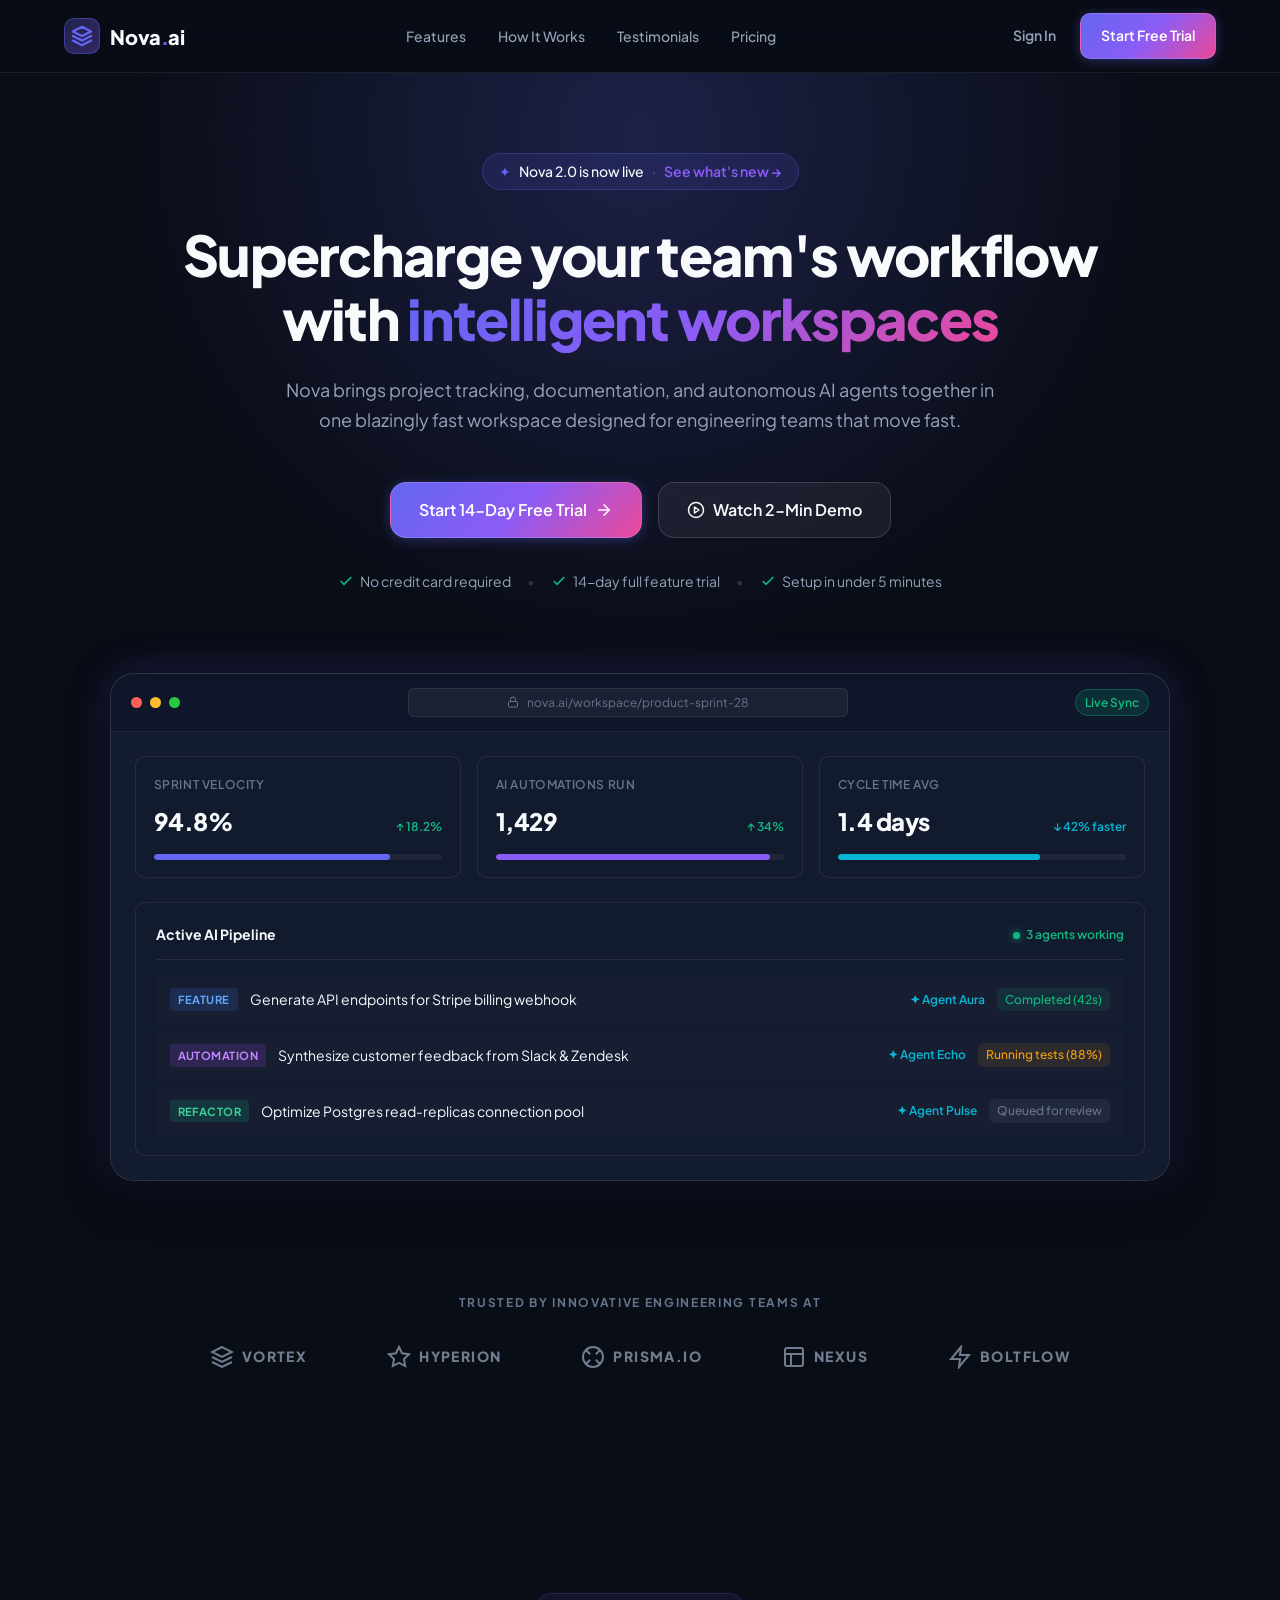
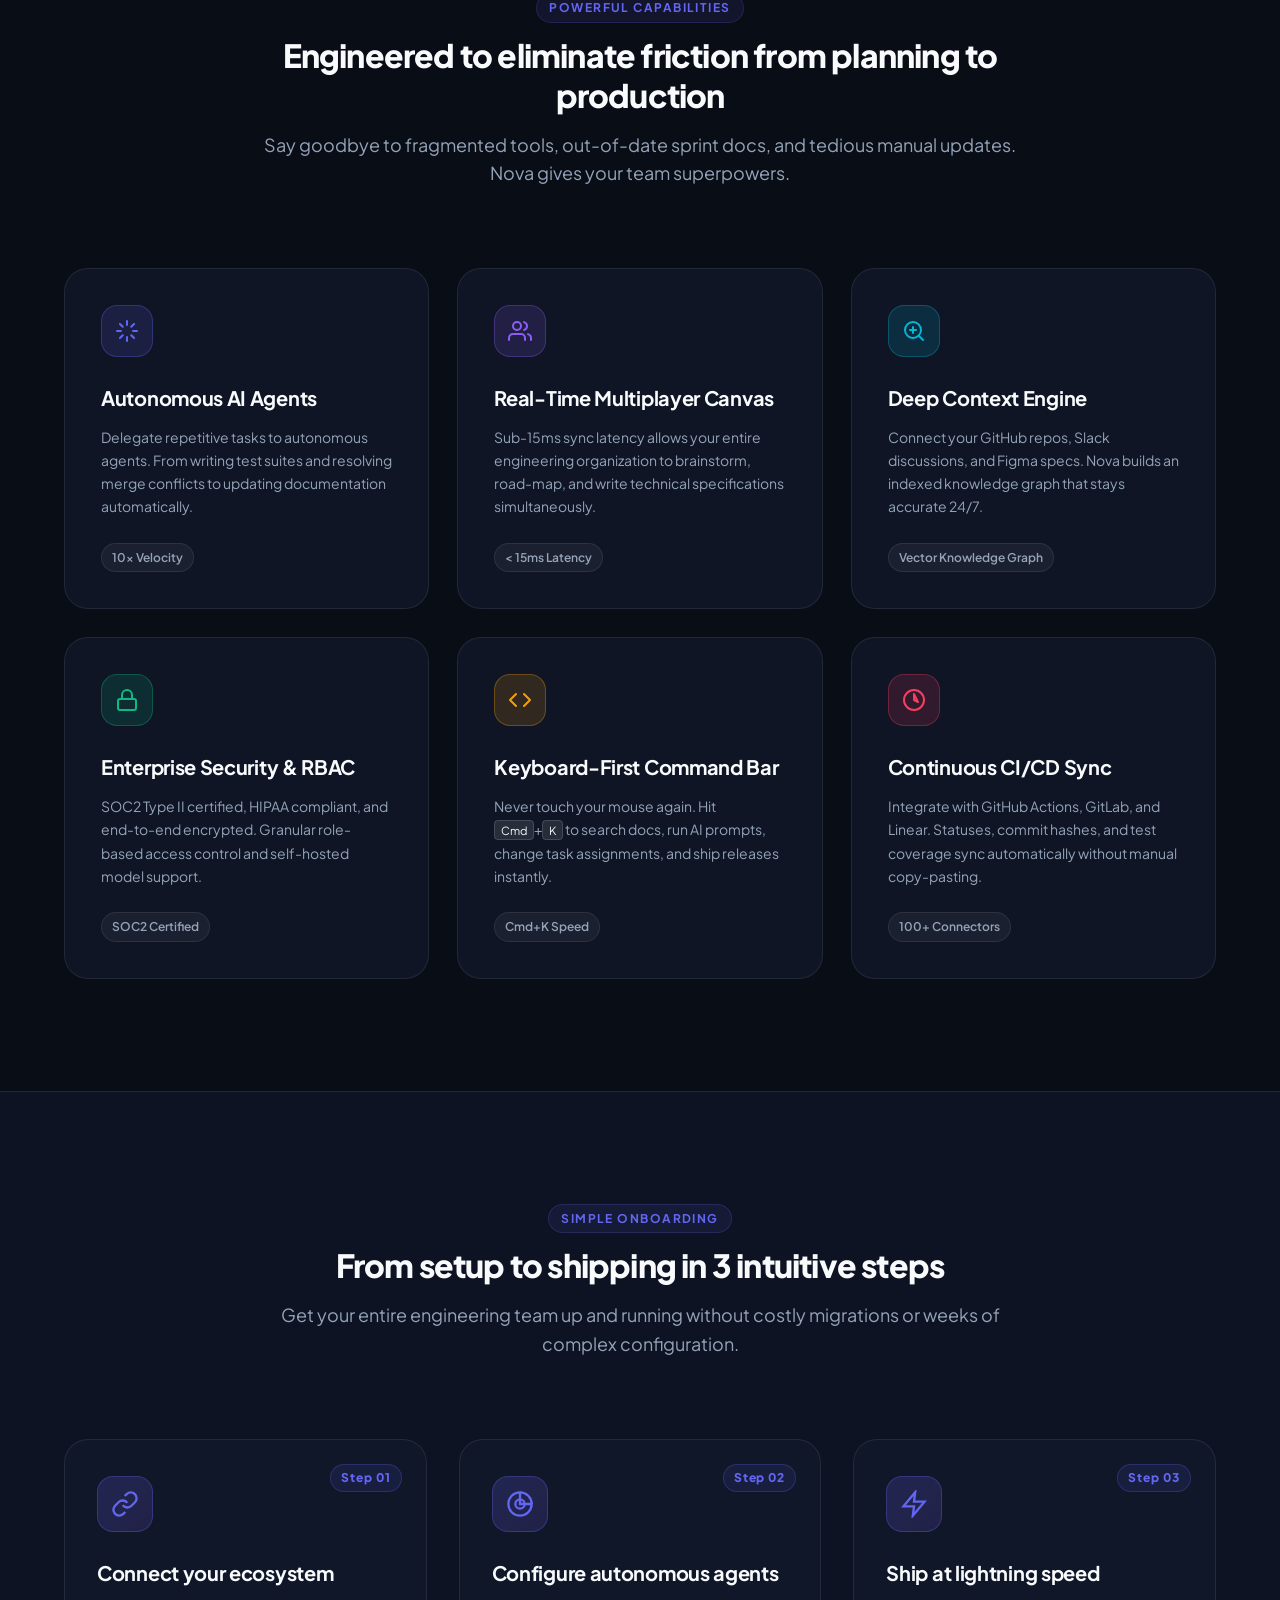
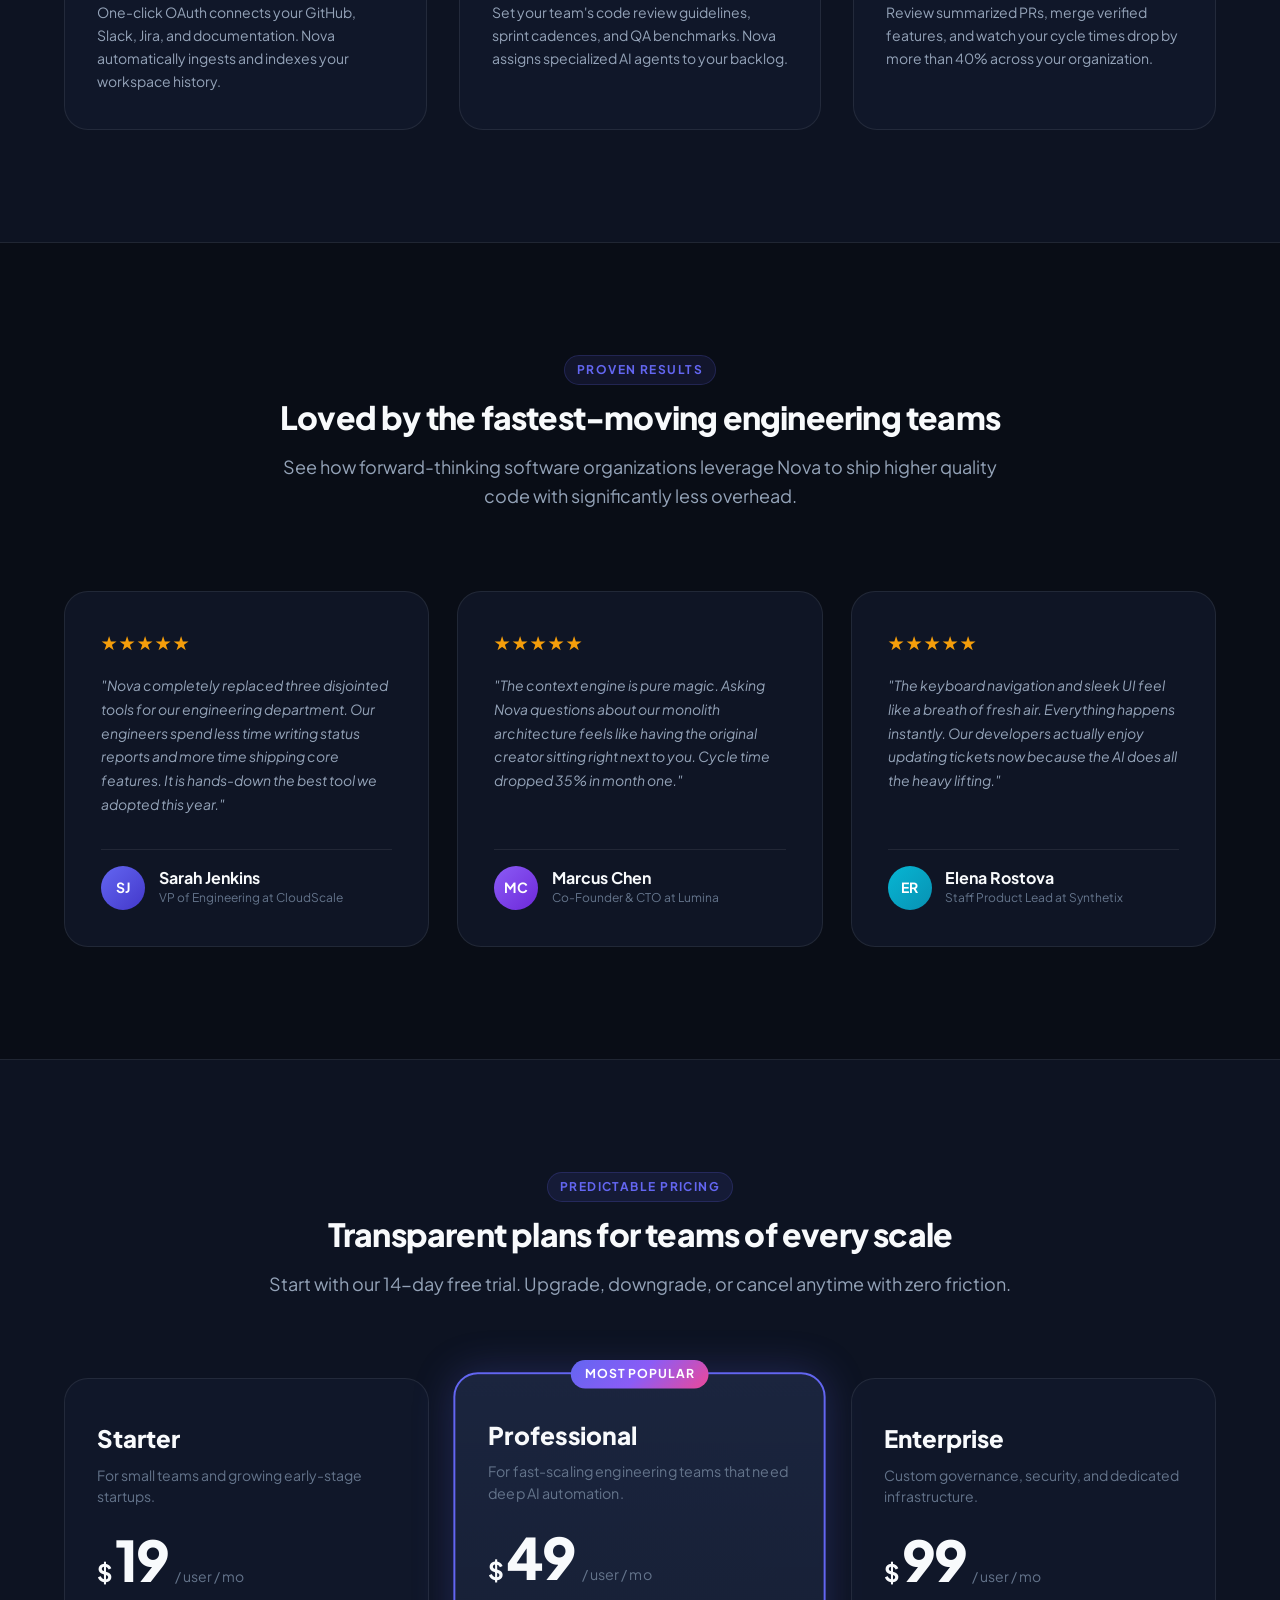
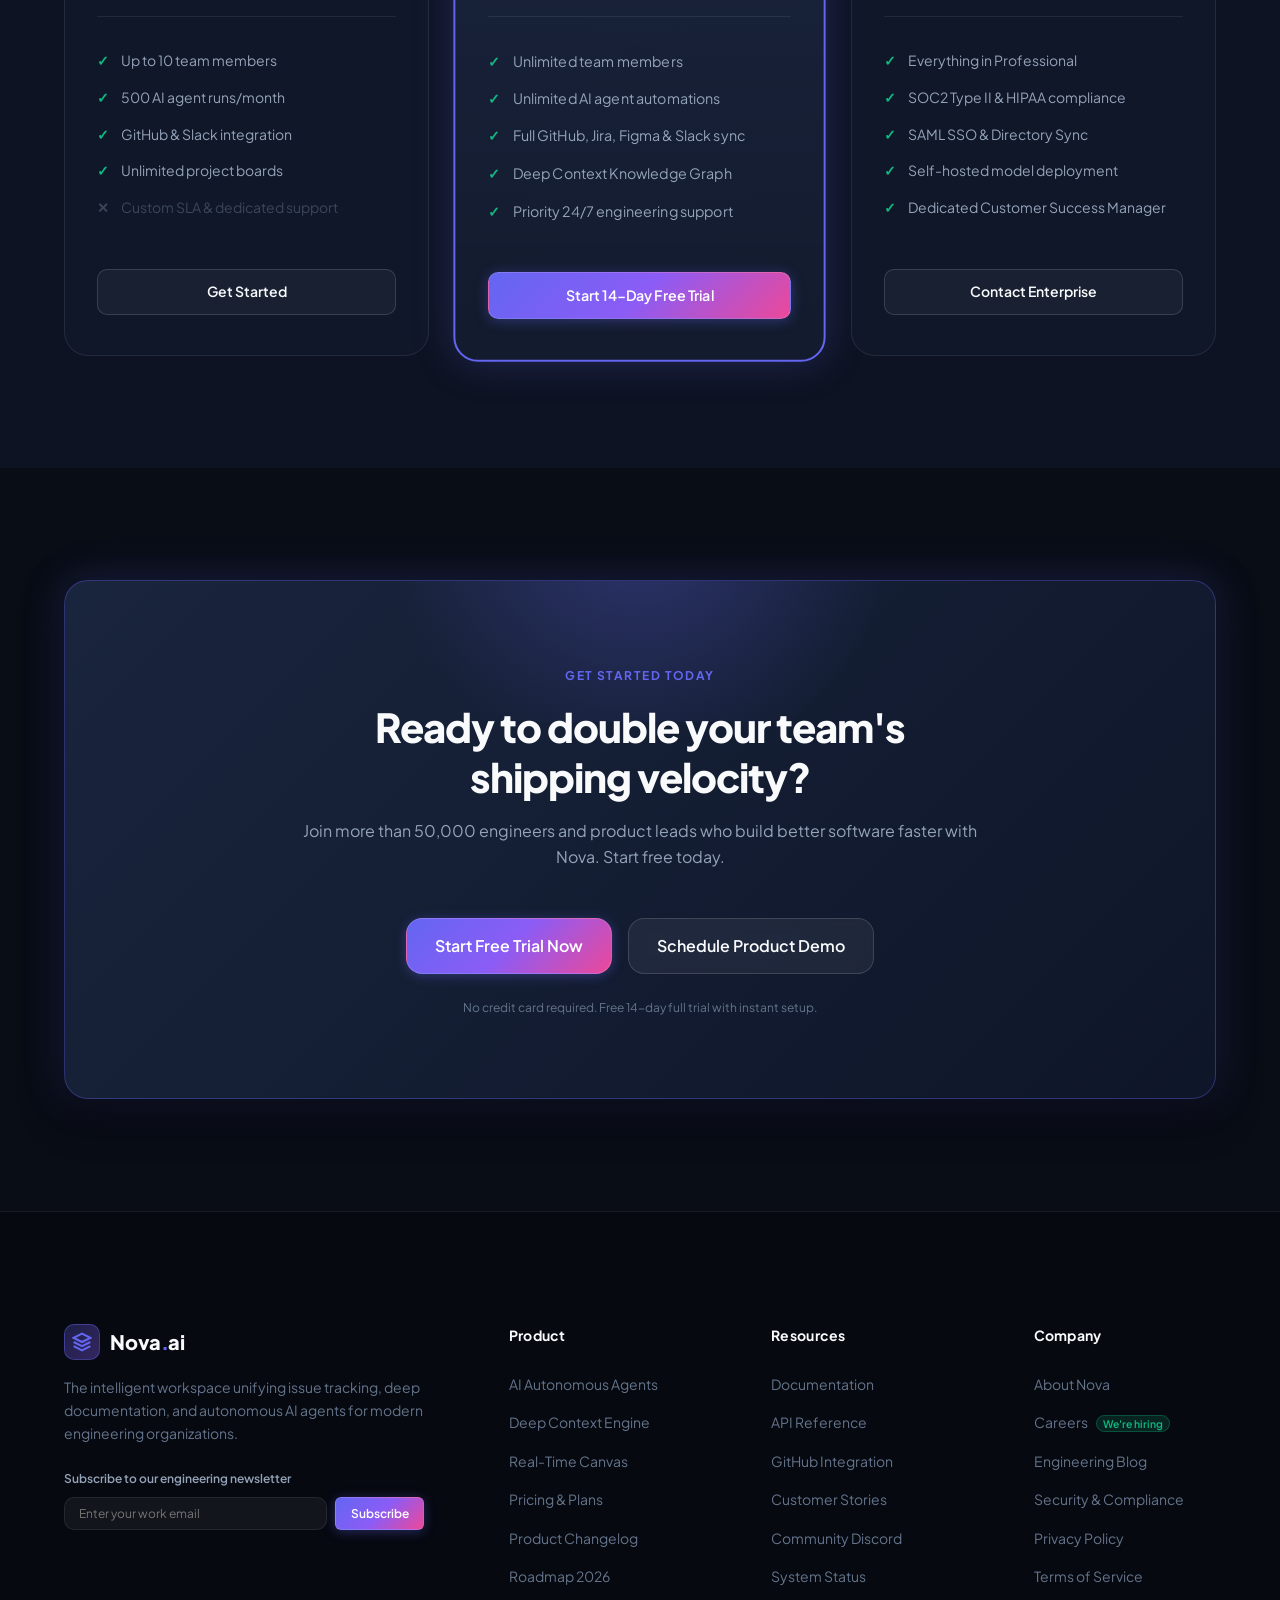
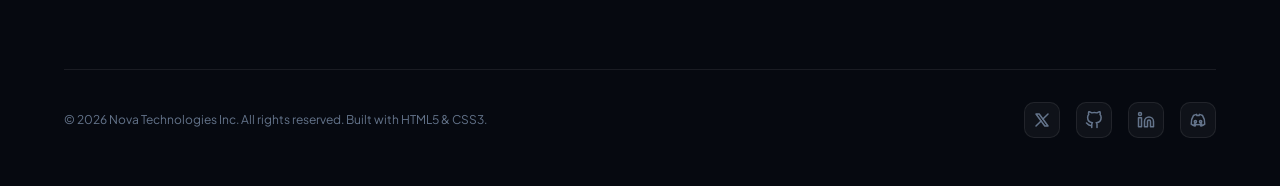
<file: landing-page/index.html>
<!DOCTYPE html>
<html lang="en">
<head>
  <meta charset="UTF-8">
  <meta name="viewport" content="width=device-width, initial-scale=1.0">
  <meta name="description" content="Nova AI — The next-generation workspace unifying task tracking, deep context docs, and autonomous AI agents for high-velocity teams.">
  <title>Nova AI — The Intelligent Workspace for High-Velocity Teams</title>
  
  <!-- Favicon -->
  <link rel="icon" href="data:image/svg+xml,<svg xmlns='http://www.w3.org/2000/svg' viewBox='0 0 24 24' fill='%236366F1'><path d='M12 2L2 7l10 5 10-5-10-5zM2 17l10 5 10-5M2 12l10 5 10-5'/></svg>">
  
  <!-- Google Fonts: Plus Jakarta Sans -->
  <link rel="preconnect" href="https://fonts.googleapis.com">
  <link rel="preconnect" href="https://fonts.gstatic.com" crossorigin>
  <link href="https://fonts.googleapis.com/css2?family=Plus+Jakarta+Sans:wght@400;500;600;700;800&display=swap" rel="stylesheet">
  
  <!-- Stylesheet -->
  <link rel="stylesheet" href="styles.css">
</head>
<body>

  <!-- STICKY NAVIGATION BAR -->
  <header class="navbar-wrapper">
    <nav class="navbar container">
      <a href="#" class="brand-logo" aria-label="Nova AI Homepage">
        <span class="logo-icon">
          <svg width="22" height="22" viewBox="0 0 24 24" fill="none" stroke="currentColor" stroke-width="2.5" stroke-linecap="round" stroke-linejoin="round">
            <polygon points="12 2 2 7 12 12 22 7 12 2"></polygon>
            <polyline points="2 17 12 22 22 17"></polyline>
            <polyline points="2 12 12 17 22 12"></polyline>
          </svg>
        </span>
        <span class="logo-text">Nova<span class="accent-dot">.</span>ai</span>
      </a>

      <ul class="nav-links">
        <li><a href="#features" class="nav-link">Features</a></li>
        <li><a href="#how-it-works" class="nav-link">How It Works</a></li>
        <li><a href="#testimonials" class="nav-link">Testimonials</a></li>
        <li><a href="#pricing" class="nav-link">Pricing</a></li>
      </ul>

      <div class="nav-actions">
        <a href="#pricing" class="btn btn-ghost">Sign In</a>
        <a href="#pricing" class="btn btn-primary">Start Free Trial</a>
      </div>
    </nav>
  </header>

  <!-- MAIN CONTENT -->
  <main>

    <!-- HERO SECTION -->
    <section class="hero-section" id="hero">
      <div class="hero-bg-glow"></div>
      <div class="container hero-container">
        
        <!-- Announcement Pill -->
        <div class="badge-pill">
          <span class="badge-sparkle">✦</span>
          <span class="badge-text">Nova 2.0 is now live</span>
          <span class="badge-separator">·</span>
          <a href="#features" class="badge-link">See what's new &rarr;</a>
        </div>

        <!-- Headline & Subheadline -->
        <h1 class="hero-title">
          Supercharge your team's workflow with <span class="gradient-text">intelligent workspaces</span>
        </h1>
        <p class="hero-subtitle">
          Nova brings project tracking, documentation, and autonomous AI agents together in one blazingly fast workspace designed for engineering teams that move fast.
        </p>

        <!-- CTA Buttons -->
        <div class="hero-cta-group">
          <a href="#pricing" class="btn btn-primary btn-large">
            <span>Start 14-Day Free Trial</span>
            <svg width="18" height="18" viewBox="0 0 24 24" fill="none" stroke="currentColor" stroke-width="2" stroke-linecap="round" stroke-linejoin="round">
              <line x1="5" y1="12" x2="19" y2="12"></line>
              <polyline points="12 5 19 12 12 19"></polyline>
            </svg>
          </a>
          <a href="#how-it-works" class="btn btn-secondary btn-large">
            <svg width="18" height="18" viewBox="0 0 24 24" fill="none" stroke="currentColor" stroke-width="2" stroke-linecap="round" stroke-linejoin="round">
              <circle cx="12" cy="12" r="10"></circle>
              <polygon points="10 8 16 12 10 16 10 8"></polygon>
            </svg>
            <span>Watch 2-Min Demo</span>
          </a>
        </div>

        <!-- Micro Social Proof Perks -->
        <div class="hero-perks">
          <span class="perk-item">
            <svg width="16" height="16" viewBox="0 0 24 24" fill="none" stroke="currentColor" stroke-width="2.5"><polyline points="20 6 9 17 4 12"></polyline></svg>
            No credit card required
          </span>
          <span class="perk-bullet">•</span>
          <span class="perk-item">
            <svg width="16" height="16" viewBox="0 0 24 24" fill="none" stroke="currentColor" stroke-width="2.5"><polyline points="20 6 9 17 4 12"></polyline></svg>
            14-day full feature trial
          </span>
          <span class="perk-bullet">•</span>
          <span class="perk-item">
            <svg width="16" height="16" viewBox="0 0 24 24" fill="none" stroke="currentColor" stroke-width="2.5"><polyline points="20 6 9 17 4 12"></polyline></svg>
            Setup in under 5 minutes
          </span>
        </div>

        <!-- Sleek CSS Product Mockup -->
        <div class="hero-mockup-wrapper">
          <div class="mockup-window">
            <div class="mockup-header">
              <div class="mockup-controls">
                <span class="dot dot-red"></span>
                <span class="dot dot-yellow"></span>
                <span class="dot dot-green"></span>
              </div>
              <div class="mockup-url-bar">
                <svg width="12" height="12" viewBox="0 0 24 24" fill="none" stroke="currentColor" stroke-width="2"><rect x="3" y="11" width="18" height="11" rx="2" ry="2"></rect><path d="M7 11V7a5 5 0 0 1 10 0v4"></path></svg>
                <span>nova.ai/workspace/product-sprint-28</span>
              </div>
              <div class="mockup-actions">
                <span class="mockup-badge">Live Sync</span>
              </div>
            </div>

            <div class="mockup-body">
              <!-- Top Metrics Row -->
              <div class="mockup-metrics-grid">
                <div class="metric-card">
                  <span class="metric-label">Sprint Velocity</span>
                  <div class="metric-value-row">
                    <span class="metric-number">94.8%</span>
                    <span class="metric-trend trend-up">↑ 18.2%</span>
                  </div>
                  <div class="progress-bar-wrap"><div class="progress-fill fill-indigo" style="width: 82%;"></div></div>
                </div>

                <div class="metric-card">
                  <span class="metric-label">AI Automations Run</span>
                  <div class="metric-value-row">
                    <span class="metric-number">1,429</span>
                    <span class="metric-trend trend-up">↑ 34%</span>
                  </div>
                  <div class="progress-bar-wrap"><div class="progress-fill fill-violet" style="width: 95%;"></div></div>
                </div>

                <div class="metric-card">
                  <span class="metric-label">Cycle Time Avg</span>
                  <div class="metric-value-row">
                    <span class="metric-number">1.4 days</span>
                    <span class="metric-trend trend-down">↓ 42% faster</span>
                  </div>
                  <div class="progress-bar-wrap"><div class="progress-fill fill-cyan" style="width: 70%;"></div></div>
                </div>
              </div>

              <!-- Task Preview Strip -->
              <div class="mockup-tasks-panel">
                <div class="task-panel-header">
                  <span class="task-panel-title">Active AI Pipeline</span>
                  <span class="status-indicator"><span class="pulse-dot"></span> 3 agents working</span>
                </div>
                
                <div class="mockup-task-item">
                  <div class="task-info">
                    <span class="tag-pill tag-blue">Feature</span>
                    <span class="task-title">Generate API endpoints for Stripe billing webhook</span>
                  </div>
                  <div class="task-meta">
                    <span class="agent-chip">✦ Agent Aura</span>
                    <span class="task-status status-done">Completed (42s)</span>
                  </div>
                </div>

                <div class="mockup-task-item">
                  <div class="task-info">
                    <span class="tag-pill tag-purple">Automation</span>
                    <span class="task-title">Synthesize customer feedback from Slack & Zendesk</span>
                  </div>
                  <div class="task-meta">
                    <span class="agent-chip">✦ Agent Echo</span>
                    <span class="task-status status-running">Running tests (88%)</span>
                  </div>
                </div>

                <div class="mockup-task-item">
                  <div class="task-info">
                    <span class="tag-pill tag-green">Refactor</span>
                    <span class="task-title">Optimize Postgres read-replicas connection pool</span>
                  </div>
                  <div class="task-meta">
                    <span class="agent-chip">✦ Agent Pulse</span>
                    <span class="task-status status-queued">Queued for review</span>
                  </div>
                </div>
              </div>
            </div>
          </div>
        </div>

        <!-- Social Proof Logo Cloud -->
        <div class="social-proof-section">
          <p class="social-proof-title">TRUSTED BY INNOVATIVE ENGINEERING TEAMS AT</p>
          <div class="logo-strip">
            <div class="client-logo">
              <svg width="24" height="24" viewBox="0 0 24 24" fill="none" stroke="currentColor" stroke-width="2"><path d="M12 2L2 7l10 5 10-5-10-5zM2 17l10 5 10-5M2 12l10 5 10-5"/></svg>
              <span>VORTEX</span>
            </div>
            <div class="client-logo">
              <svg width="24" height="24" viewBox="0 0 24 24" fill="none" stroke="currentColor" stroke-width="2"><polygon points="12 2 15.09 8.26 22 9.27 17 14.14 18.18 21.02 12 17.77 5.82 21.02 7 14.14 2 9.27 8.91 8.26 12 2"></polygon></svg>
              <span>HYPERION</span>
            </div>
            <div class="client-logo">
              <svg width="24" height="24" viewBox="0 0 24 24" fill="none" stroke="currentColor" stroke-width="2"><circle cx="12" cy="12" r="10"></circle><path d="m4.93 4.93 4.24 4.24"></path><path d="m14.83 9.17 4.24-4.24"></path><path d="m14.83 14.83 4.24 4.24"></path><path d="m9.17 14.83-4.24 4.24"></path></svg>
              <span>PRISMA.IO</span>
            </div>
            <div class="client-logo">
              <svg width="24" height="24" viewBox="0 0 24 24" fill="none" stroke="currentColor" stroke-width="2"><rect x="3" y="3" width="18" height="18" rx="2"/><path d="M3 9h18"/><path d="M9 21V9"/></svg>
              <span>NEXUS</span>
            </div>
            <div class="client-logo">
              <svg width="24" height="24" viewBox="0 0 24 24" fill="none" stroke="currentColor" stroke-width="2"><path d="M13 2L3 14h9l-1 8 10-12h-9l1-8z"/></svg>
              <span>BOLTFLOW</span>
            </div>
          </div>
        </div>

      </div>
    </section>

    <!-- FEATURES SECTION -->
    <section class="features-section" id="features">
      <div class="container">
        
        <div class="section-header text-center">
          <span class="section-eyebrow">POWERFUL CAPABILITIES</span>
          <h2 class="section-title">Engineered to eliminate friction from planning to production</h2>
          <p class="section-subtitle">
            Say goodbye to fragmented tools, out-of-date sprint docs, and tedious manual updates. Nova gives your team superpowers.
          </p>
        </div>

        <div class="features-grid">
          
          <!-- Feature Card 1 -->
          <article class="feature-card">
            <div class="feature-icon icon-indigo">
              <svg width="24" height="24" viewBox="0 0 24 24" fill="none" stroke="currentColor" stroke-width="2" stroke-linecap="round" stroke-linejoin="round">
                <path d="M12 2v4M12 18v4M4.93 4.93l2.83 2.83M16.24 16.24l2.83 2.83M2 12h4M18 12h4M4.93 19.07l2.83-2.83M16.24 7.76l2.83-2.83"></path>
              </svg>
            </div>
            <h3 class="feature-card-title">Autonomous AI Agents</h3>
            <p class="feature-card-desc">
              Delegate repetitive tasks to autonomous agents. From writing test suites and resolving merge conflicts to updating documentation automatically.
            </p>
            <div class="feature-tag">10x Velocity</div>
          </article>

          <!-- Feature Card 2 -->
          <article class="feature-card">
            <div class="feature-icon icon-violet">
              <svg width="24" height="24" viewBox="0 0 24 24" fill="none" stroke="currentColor" stroke-width="2" stroke-linecap="round" stroke-linejoin="round">
                <path d="M17 21v-2a4 4 0 0 0-4-4H5a4 4 0 0 0-4 4v2"></path>
                <circle cx="9" cy="7" r="4"></circle>
                <path d="M23 21v-2a4 4 0 0 0-3-3.87"></path>
                <path d="M16 3.13a4 4 0 0 1 0 7.75"></path>
              </svg>
            </div>
            <h3 class="feature-card-title">Real-Time Multiplayer Canvas</h3>
            <p class="feature-card-desc">
              Sub-15ms sync latency allows your entire engineering organization to brainstorm, road-map, and write technical specifications simultaneously.
            </p>
            <div class="feature-tag">&lt; 15ms Latency</div>
          </article>

          <!-- Feature Card 3 -->
          <article class="feature-card">
            <div class="feature-icon icon-cyan">
              <svg width="24" height="24" viewBox="0 0 24 24" fill="none" stroke="currentColor" stroke-width="2" stroke-linecap="round" stroke-linejoin="round">
                <circle cx="11" cy="11" r="8"></circle>
                <line x1="21" y1="21" x2="16.65" y2="16.65"></line>
                <line x1="11" y1="8" x2="11" y2="14"></line>
                <line x1="8" y1="11" x2="14" y2="11"></line>
              </svg>
            </div>
            <h3 class="feature-card-title">Deep Context Engine</h3>
            <p class="feature-card-desc">
              Connect your GitHub repos, Slack discussions, and Figma specs. Nova builds an indexed knowledge graph that stays accurate 24/7.
            </p>
            <div class="feature-tag">Vector Knowledge Graph</div>
          </article>

          <!-- Feature Card 4 -->
          <article class="feature-card">
            <div class="feature-icon icon-emerald">
              <svg width="24" height="24" viewBox="0 0 24 24" fill="none" stroke="currentColor" stroke-width="2" stroke-linecap="round" stroke-linejoin="round">
                <rect x="3" y="11" width="18" height="11" rx="2" ry="2"></rect>
                <path d="M7 11V7a5 5 0 0 1 10 0v4"></path>
              </svg>
            </div>
            <h3 class="feature-card-title">Enterprise Security & RBAC</h3>
            <p class="feature-card-desc">
              SOC2 Type II certified, HIPAA compliant, and end-to-end encrypted. Granular role-based access control and self-hosted model support.
            </p>
            <div class="feature-tag">SOC2 Certified</div>
          </article>

          <!-- Feature Card 5 -->
          <article class="feature-card">
            <div class="feature-icon icon-amber">
              <svg width="24" height="24" viewBox="0 0 24 24" fill="none" stroke="currentColor" stroke-width="2" stroke-linecap="round" stroke-linejoin="round">
                <polyline points="16 18 22 12 16 6"></polyline>
                <polyline points="8 6 2 12 8 18"></polyline>
              </svg>
            </div>
            <h3 class="feature-card-title">Keyboard-First Command Bar</h3>
            <p class="feature-card-desc">
              Never touch your mouse again. Hit <kbd>Cmd</kbd>+<kbd>K</kbd> to search docs, run AI prompts, change task assignments, and ship releases instantly.
            </p>
            <div class="feature-tag">Cmd+K Speed</div>
          </article>

          <!-- Feature Card 6 -->
          <article class="feature-card">
            <div class="feature-icon icon-rose">
              <svg width="24" height="24" viewBox="0 0 24 24" fill="none" stroke="currentColor" stroke-width="2" stroke-linecap="round" stroke-linejoin="round">
                <circle cx="12" cy="12" r="10"></circle>
                <polygon points="12 6 12 12 16 14"></polygon>
              </svg>
            </div>
            <h3 class="feature-card-title">Continuous CI/CD Sync</h3>
            <p class="feature-card-desc">
              Integrate with GitHub Actions, GitLab, and Linear. Statuses, commit hashes, and test coverage sync automatically without manual copy-pasting.
            </p>
            <div class="feature-tag">100+ Connectors</div>
          </article>

        </div>
      </div>
    </section>

    <!-- HOW IT WORKS SECTION -->
    <section class="how-it-works-section" id="how-it-works">
      <div class="container">
        
        <div class="section-header text-center">
          <span class="section-eyebrow">SIMPLE ONBOARDING</span>
          <h2 class="section-title">From setup to shipping in 3 intuitive steps</h2>
          <p class="section-subtitle">
            Get your entire engineering team up and running without costly migrations or weeks of complex configuration.
          </p>
        </div>

        <div class="steps-grid">
          
          <!-- Step 1 -->
          <div class="step-card">
            <div class="step-badge">Step 01</div>
            <div class="step-icon-wrap">
              <svg width="28" height="28" viewBox="0 0 24 24" fill="none" stroke="currentColor" stroke-width="2">
                <path d="M10 13a5 5 0 0 0 7.54.54l3-3a5 5 0 0 0-7.07-7.07l-1.72 1.71"></path>
                <path d="M14 11a5 5 0 0 0-7.54-.54l-3 3a5 5 0 0 0 7.07 7.07l1.71-1.71"></path>
              </svg>
            </div>
            <h3 class="step-title">Connect your ecosystem</h3>
            <p class="step-desc">
              One-click OAuth connects your GitHub, Slack, Jira, and documentation. Nova automatically ingests and indexes your workspace history.
            </p>
          </div>

          <!-- Step 2 -->
          <div class="step-card">
            <div class="step-badge">Step 02</div>
            <div class="step-icon-wrap">
              <svg width="28" height="28" viewBox="0 0 24 24" fill="none" stroke="currentColor" stroke-width="2">
                <path d="M12 2a10 10 0 1 0 10 10H12V2z"></path>
                <path d="M12 2a10 10 0 0 1 10 10"></path>
                <circle cx="12" cy="12" r="4"></circle>
              </svg>
            </div>
            <h3 class="step-title">Configure autonomous agents</h3>
            <p class="step-desc">
              Set your team's code review guidelines, sprint cadences, and QA benchmarks. Nova assigns specialized AI agents to your backlog.
            </p>
          </div>

          <!-- Step 3 -->
          <div class="step-card">
            <div class="step-badge">Step 03</div>
            <div class="step-icon-wrap">
              <svg width="28" height="28" viewBox="0 0 24 24" fill="none" stroke="currentColor" stroke-width="2">
                <polygon points="13 2 3 14 12 14 11 22 21 10 12 10 13 2"></polygon>
              </svg>
            </div>
            <h3 class="step-title">Ship at lightning speed</h3>
            <p class="step-desc">
              Review summarized PRs, merge verified features, and watch your cycle times drop by more than 40% across your organization.
            </p>
          </div>

        </div>

      </div>
    </section>

    <!-- TESTIMONIALS SECTION -->
    <section class="testimonials-section" id="testimonials">
      <div class="container">
        
        <div class="section-header text-center">
          <span class="section-eyebrow">PROVEN RESULTS</span>
          <h2 class="section-title">Loved by the fastest-moving engineering teams</h2>
          <p class="section-subtitle">
            See how forward-thinking software organizations leverage Nova to ship higher quality code with significantly less overhead.
          </p>
        </div>

        <div class="testimonials-grid">
          
          <!-- Testimonial 1 -->
          <article class="testimonial-card">
            <div class="star-rating" aria-label="5 out of 5 stars">
              ★★★★★
            </div>
            <p class="testimonial-quote">
              "Nova completely replaced three disjointed tools for our engineering department. Our engineers spend less time writing status reports and more time shipping core features. It is hands-down the best tool we adopted this year."
            </p>
            <div class="author-info">
              <div class="author-avatar avatar-indigo">SJ</div>
              <div class="author-details">
                <h4 class="author-name">Sarah Jenkins</h4>
                <p class="author-role">VP of Engineering at CloudScale</p>
              </div>
            </div>
          </article>

          <!-- Testimonial 2 -->
          <article class="testimonial-card">
            <div class="star-rating" aria-label="5 out of 5 stars">
              ★★★★★
            </div>
            <p class="testimonial-quote">
              "The context engine is pure magic. Asking Nova questions about our monolith architecture feels like having the original creator sitting right next to you. Cycle time dropped 35% in month one."
            </p>
            <div class="author-info">
              <div class="author-avatar avatar-violet">MC</div>
              <div class="author-details">
                <h4 class="author-name">Marcus Chen</h4>
                <p class="author-role">Co-Founder & CTO at Lumina</p>
              </div>
            </div>
          </article>

          <!-- Testimonial 3 -->
          <article class="testimonial-card">
            <div class="star-rating" aria-label="5 out of 5 stars">
              ★★★★★
            </div>
            <p class="testimonial-quote">
              "The keyboard navigation and sleek UI feel like a breath of fresh air. Everything happens instantly. Our developers actually enjoy updating tickets now because the AI does all the heavy lifting."
            </p>
            <div class="author-info">
              <div class="author-avatar avatar-cyan">ER</div>
              <div class="author-details">
                <h4 class="author-name">Elena Rostova</h4>
                <p class="author-role">Staff Product Lead at Synthetix</p>
              </div>
            </div>
          </article>

        </div>

      </div>
    </section>

    <!-- PRICING SECTION -->
    <section class="pricing-section" id="pricing">
      <div class="container">
        
        <div class="section-header text-center">
          <span class="section-eyebrow">PREDICTABLE PRICING</span>
          <h2 class="section-title">Transparent plans for teams of every scale</h2>
          <p class="section-subtitle">
            Start with our 14-day free trial. Upgrade, downgrade, or cancel anytime with zero friction.
          </p>
        </div>

        <div class="pricing-grid">
          
          <!-- Plan: Starter -->
          <div class="pricing-card">
            <div class="plan-header">
              <h3 class="plan-name">Starter</h3>
              <p class="plan-desc">For small teams and growing early-stage startups.</p>
            </div>
            <div class="plan-price">
              <span class="price-currency">$</span>
              <span class="price-amount">19</span>
              <span class="price-period">/ user / mo</span>
            </div>
            <ul class="plan-features">
              <li><span class="check-icon">✓</span> Up to 10 team members</li>
              <li><span class="check-icon">✓</span> 500 AI agent runs/month</li>
              <li><span class="check-icon">✓</span> GitHub & Slack integration</li>
              <li><span class="check-icon">✓</span> Unlimited project boards</li>
              <li class="disabled"><span class="cross-icon">✕</span> Custom SLA & dedicated support</li>
            </ul>
            <a href="#hero" class="btn btn-outline btn-full">Get Started</a>
          </div>

          <!-- Plan: Pro (Featured) -->
          <div class="pricing-card pricing-featured">
            <div class="popular-badge">Most Popular</div>
            <div class="plan-header">
              <h3 class="plan-name">Professional</h3>
              <p class="plan-desc">For fast-scaling engineering teams that need deep AI automation.</p>
            </div>
            <div class="plan-price">
              <span class="price-currency">$</span>
              <span class="price-amount">49</span>
              <span class="price-period">/ user / mo</span>
            </div>
            <ul class="plan-features">
              <li><span class="check-icon">✓</span> Unlimited team members</li>
              <li><span class="check-icon">✓</span> Unlimited AI agent automations</li>
              <li><span class="check-icon">✓</span> Full GitHub, Jira, Figma & Slack sync</li>
              <li><span class="check-icon">✓</span> Deep Context Knowledge Graph</li>
              <li><span class="check-icon">✓</span> Priority 24/7 engineering support</li>
            </ul>
            <a href="#hero" class="btn btn-primary btn-full">Start 14-Day Free Trial</a>
          </div>

          <!-- Plan: Enterprise -->
          <div class="pricing-card">
            <div class="plan-header">
              <h3 class="plan-name">Enterprise</h3>
              <p class="plan-desc">Custom governance, security, and dedicated infrastructure.</p>
            </div>
            <div class="plan-price">
              <span class="price-currency">$</span>
              <span class="price-amount">99</span>
              <span class="price-period">/ user / mo</span>
            </div>
            <ul class="plan-features">
              <li><span class="check-icon">✓</span> Everything in Professional</li>
              <li><span class="check-icon">✓</span> SOC2 Type II & HIPAA compliance</li>
              <li><span class="check-icon">✓</span> SAML SSO & Directory Sync</li>
              <li><span class="check-icon">✓</span> Self-hosted model deployment</li>
              <li><span class="check-icon">✓</span> Dedicated Customer Success Manager</li>
            </ul>
            <a href="#hero" class="btn btn-outline btn-full">Contact Enterprise</a>
          </div>

        </div>

      </div>
    </section>

    <!-- CALL TO ACTION BANNER -->
    <section class="cta-banner-section">
      <div class="container">
        <div class="cta-banner-card">
          <div class="cta-glow-effect"></div>
          <div class="cta-content">
            <span class="cta-mini-tag">GET STARTED TODAY</span>
            <h2 class="cta-headline">Ready to double your team's shipping velocity?</h2>
            <p class="cta-subtext">
              Join more than 50,000 engineers and product leads who build better software faster with Nova. Start free today.
            </p>
            <div class="cta-actions">
              <a href="#pricing" class="btn btn-primary btn-large">Start Free Trial Now</a>
              <a href="#features" class="btn btn-secondary btn-large">Schedule Product Demo</a>
            </div>
            <p class="cta-guarantee">No credit card required. Free 14-day full trial with instant setup.</p>
          </div>
        </div>
      </div>
    </section>

  </main>

  <!-- FOOTER -->
  <footer class="site-footer">
    <div class="container">
      
      <div class="footer-grid">
        
        <!-- Brand Column -->
        <div class="footer-col footer-col-brand">
          <a href="#" class="brand-logo" aria-label="Nova AI Homepage">
            <span class="logo-icon">
              <svg width="20" height="20" viewBox="0 0 24 24" fill="none" stroke="currentColor" stroke-width="2.5">
                <polygon points="12 2 2 7 12 12 22 7 12 2"></polygon>
                <polyline points="2 17 12 22 22 17"></polyline>
                <polyline points="2 12 12 17 22 12"></polyline>
              </svg>
            </span>
            <span class="logo-text">Nova<span class="accent-dot">.</span>ai</span>
          </a>
          <p class="footer-bio">
            The intelligent workspace unifying issue tracking, deep documentation, and autonomous AI agents for modern engineering organizations.
          </p>
          <div class="footer-newsletter">
            <span class="newsletter-title">Subscribe to our engineering newsletter</span>
            <div class="newsletter-box">
              <input type="email" placeholder="Enter your work email" aria-label="Work Email" class="newsletter-input">
              <button type="button" class="btn btn-primary btn-sm">Subscribe</button>
            </div>
          </div>
        </div>

        <!-- Links Column 1: Product -->
        <div class="footer-col">
          <h4 class="footer-heading">Product</h4>
          <ul class="footer-link-list">
            <li><a href="#features">AI Autonomous Agents</a></li>
            <li><a href="#features">Deep Context Engine</a></li>
            <li><a href="#features">Real-Time Canvas</a></li>
            <li><a href="#pricing">Pricing & Plans</a></li>
            <li><a href="#hero">Product Changelog</a></li>
            <li><a href="#hero">Roadmap 2026</a></li>
          </ul>
        </div>

        <!-- Links Column 2: Resources -->
        <div class="footer-col">
          <h4 class="footer-heading">Resources</h4>
          <ul class="footer-link-list">
            <li><a href="#hero">Documentation</a></li>
            <li><a href="#hero">API Reference</a></li>
            <li><a href="#hero">GitHub Integration</a></li>
            <li><a href="#testimonials">Customer Stories</a></li>
            <li><a href="#hero">Community Discord</a></li>
            <li><a href="#hero">System Status</a></li>
          </ul>
        </div>

        <!-- Links Column 3: Company -->
        <div class="footer-col">
          <h4 class="footer-heading">Company</h4>
          <ul class="footer-link-list">
            <li><a href="#hero">About Nova</a></li>
            <li><a href="#hero">Careers <span class="badge-hiring">We're hiring</span></a></li>
            <li><a href="#hero">Engineering Blog</a></li>
            <li><a href="#hero">Security & Compliance</a></li>
            <li><a href="#hero">Privacy Policy</a></li>
            <li><a href="#hero">Terms of Service</a></li>
          </ul>
        </div>

      </div>

      <!-- Bottom Footer Bar -->
      <div class="footer-bottom">
        <p class="footer-copyright">
          &copy; 2026 Nova Technologies Inc. All rights reserved. Built with HTML5 &amp; CSS3.
        </p>

        <!-- Social Media Links -->
        <div class="footer-socials" aria-label="Social media links">
          <!-- X / Twitter -->
          <a href="https://twitter.com" target="_blank" rel="noopener noreferrer" class="social-link" aria-label="Nova on X">
            <svg width="18" height="18" viewBox="0 0 24 24" fill="none" stroke="currentColor" stroke-width="2" stroke-linecap="round" stroke-linejoin="round">
              <path d="M4 4l11.733 16h4.267l-11.733 -16z"></path>
              <path d="M4 20l6.768 -6.768m2.46 -2.46l6.772 -6.772"></path>
            </svg>
          </a>
          <!-- GitHub -->
          <a href="https://github.com" target="_blank" rel="noopener noreferrer" class="social-link" aria-label="Nova on GitHub">
            <svg width="18" height="18" viewBox="0 0 24 24" fill="none" stroke="currentColor" stroke-width="2" stroke-linecap="round" stroke-linejoin="round">
              <path d="M9 19c-5 1.5-5-2.5-7-3m14 6v-3.87a3.37 3.37 0 0 0-.94-2.61c3.14-.35 6.44-1.54 6.44-7A5.44 5.44 0 0 0 20 4.77 5.07 5.07 0 0 0 19.91 1S18.73.65 16 2.48a13.38 13.38 0 0 0-7 0C6.27.65 5.09 1 5.09 1A5.07 5.07 0 0 0 5 4.77a5.44 5.44 0 0 0-1.5 3.78c0 5.42 3.3 6.61 6.44 7A3.37 3.37 0 0 0 9 18.13V22"></path>
            </svg>
          </a>
          <!-- LinkedIn -->
          <a href="https://linkedin.com" target="_blank" rel="noopener noreferrer" class="social-link" aria-label="Nova on LinkedIn">
            <svg width="18" height="18" viewBox="0 0 24 24" fill="none" stroke="currentColor" stroke-width="2" stroke-linecap="round" stroke-linejoin="round">
              <path d="M16 8a6 6 0 0 1 6 6v7h-4v-7a2 2 0 0 0-2-2 2 2 0 0 0-2 2v7h-4v-7a6 6 0 0 1 6-6z"></path>
              <rect x="2" y="9" width="4" height="12"></rect>
              <circle cx="4" cy="4" r="2"></circle>
            </svg>
          </a>
          <!-- Discord -->
          <a href="https://discord.com" target="_blank" rel="noopener noreferrer" class="social-link" aria-label="Nova Community on Discord">
            <svg width="18" height="18" viewBox="0 0 24 24" fill="none" stroke="currentColor" stroke-width="2" stroke-linecap="round" stroke-linejoin="round">
              <path d="M18 6h0a14.5 14.5 0 0 0-4-1.5 10 10 0 0 0-.5 1.5 14 14 0 0 0-3 0 10 10 0 0 0-.5-1.5A14.5 14.5 0 0 0 6 6a17.5 17.5 0 0 0-3 11.5 14.5 14.5 0 0 0 5 2.5 11 11 0 0 0 1-1.5 9.5 9.5 0 0 1-2-1c.2-.1.4-.2.5-.3a11 11 0 0 0 9 0c.2.1.4.2.5.3a9.5 9.5 0 0 1-2 1 11 11 0 0 0 1 1.5 14.5 14.5 0 0 0 5-2.5A17.5 17.5 0 0 0 18 6zM8.5 15.5c-.8 0-1.5-.7-1.5-1.5s.7-1.5 1.5-1.5 1.5.7 1.5 1.5-.7 1.5-1.5 1.5zm7 0c-.8 0-1.5-.7-1.5-1.5s.7-1.5 1.5-1.5 1.5.7 1.5 1.5-.7 1.5-1.5 1.5z"></path>
            </svg>
          </a>
        </div>
      </div>

    </div>
  </footer>

</body>
</html>
</file>
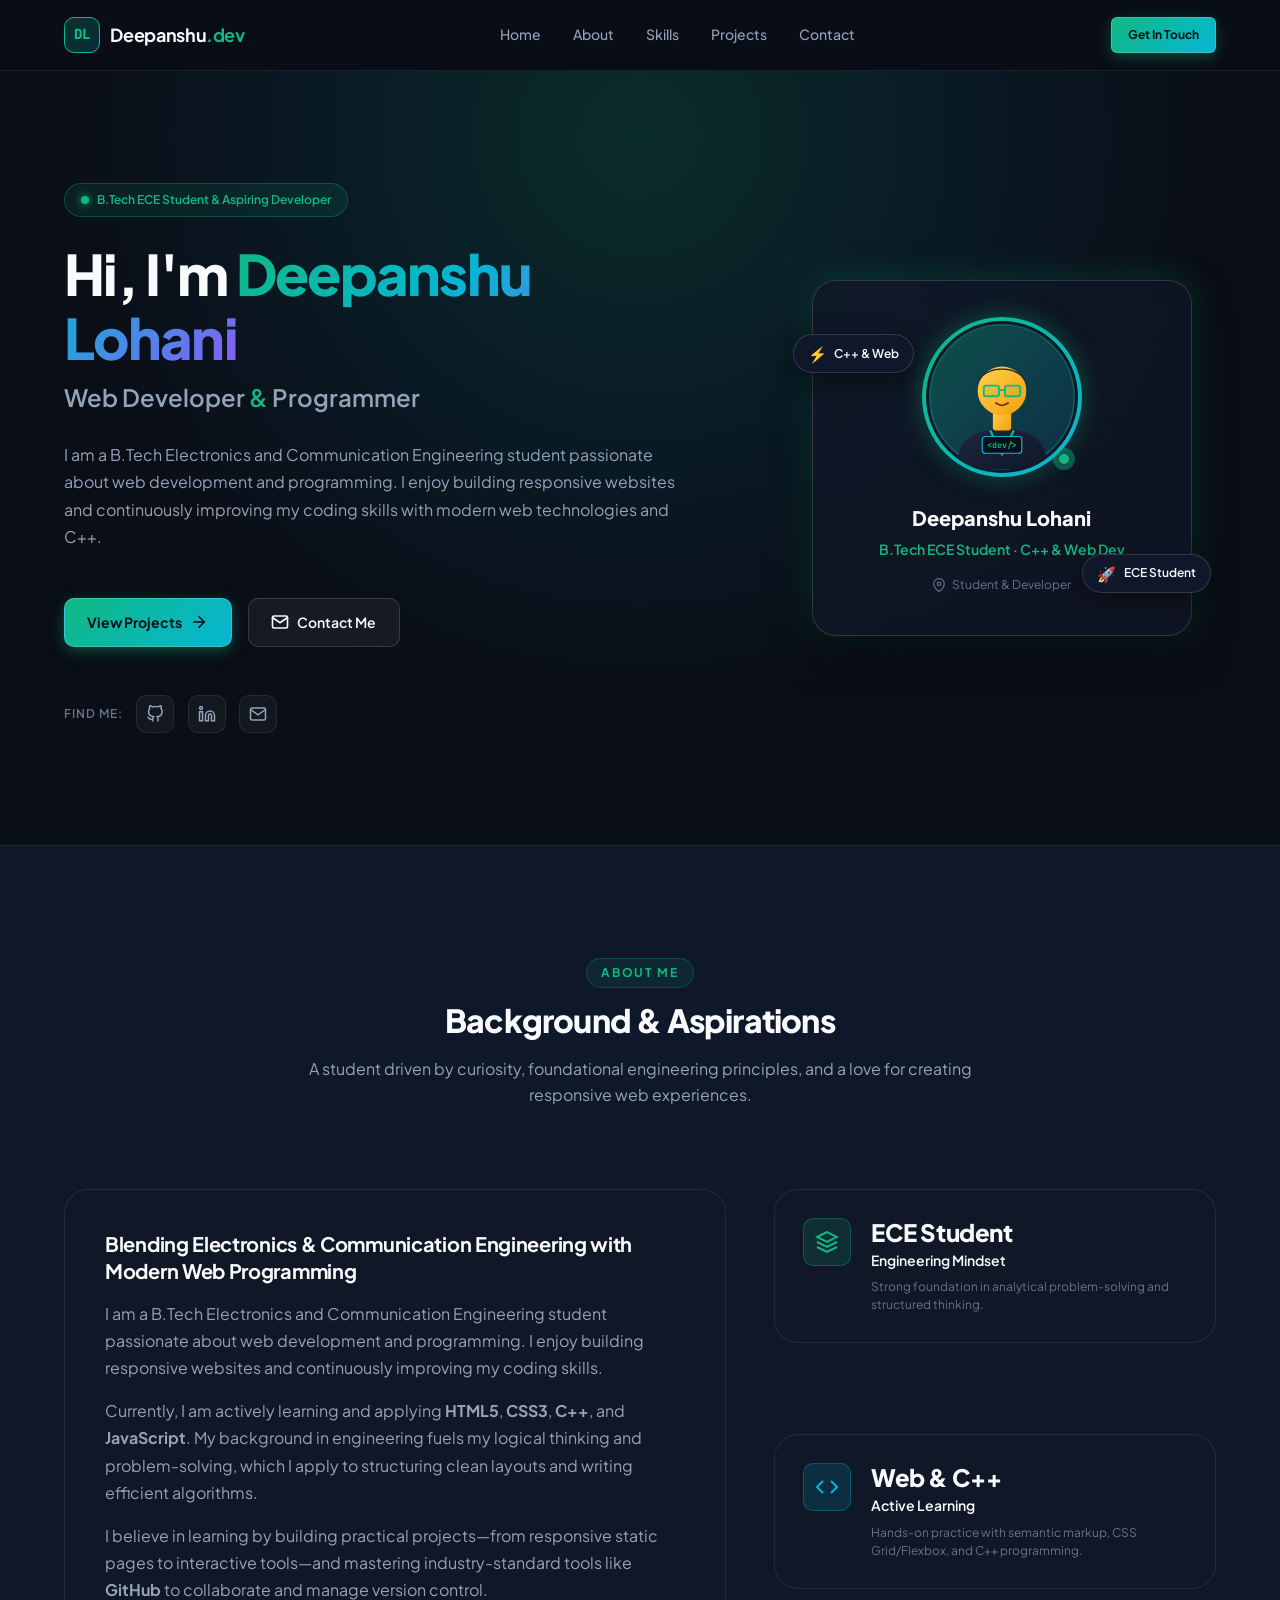
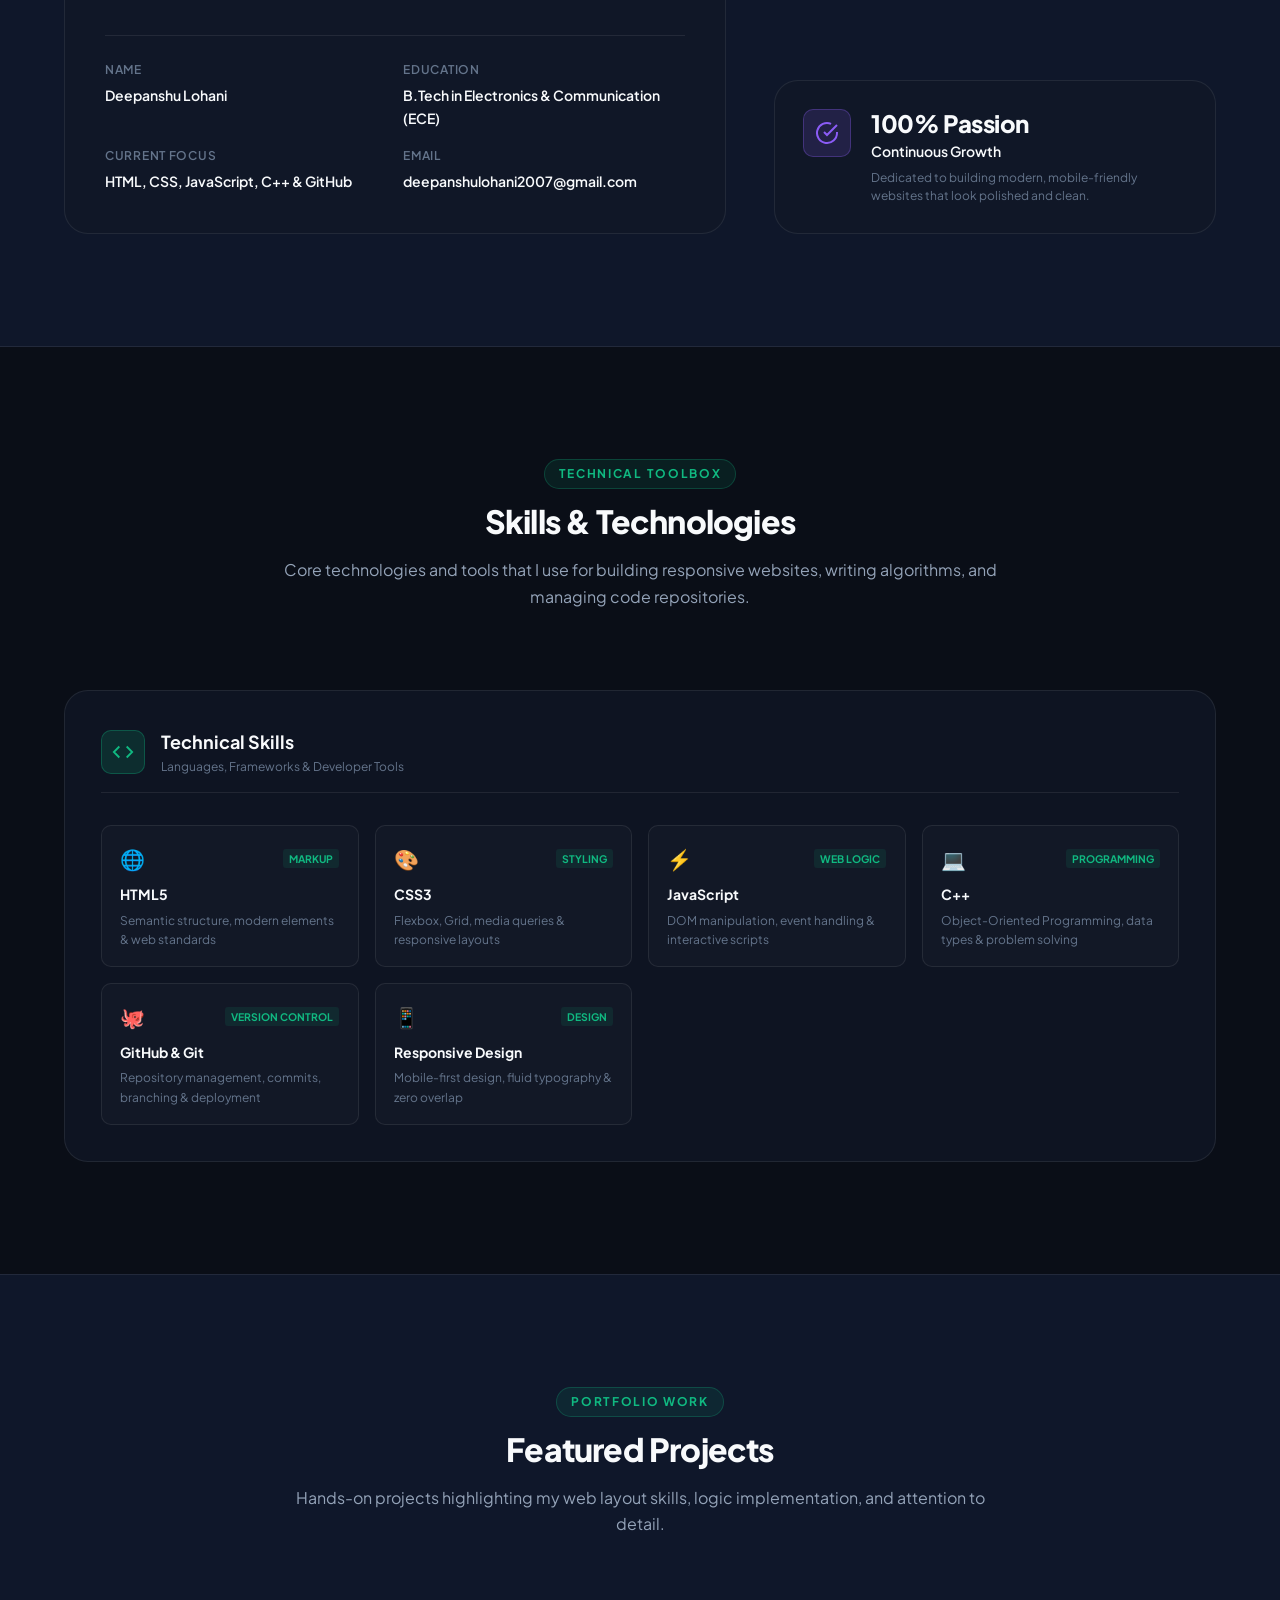
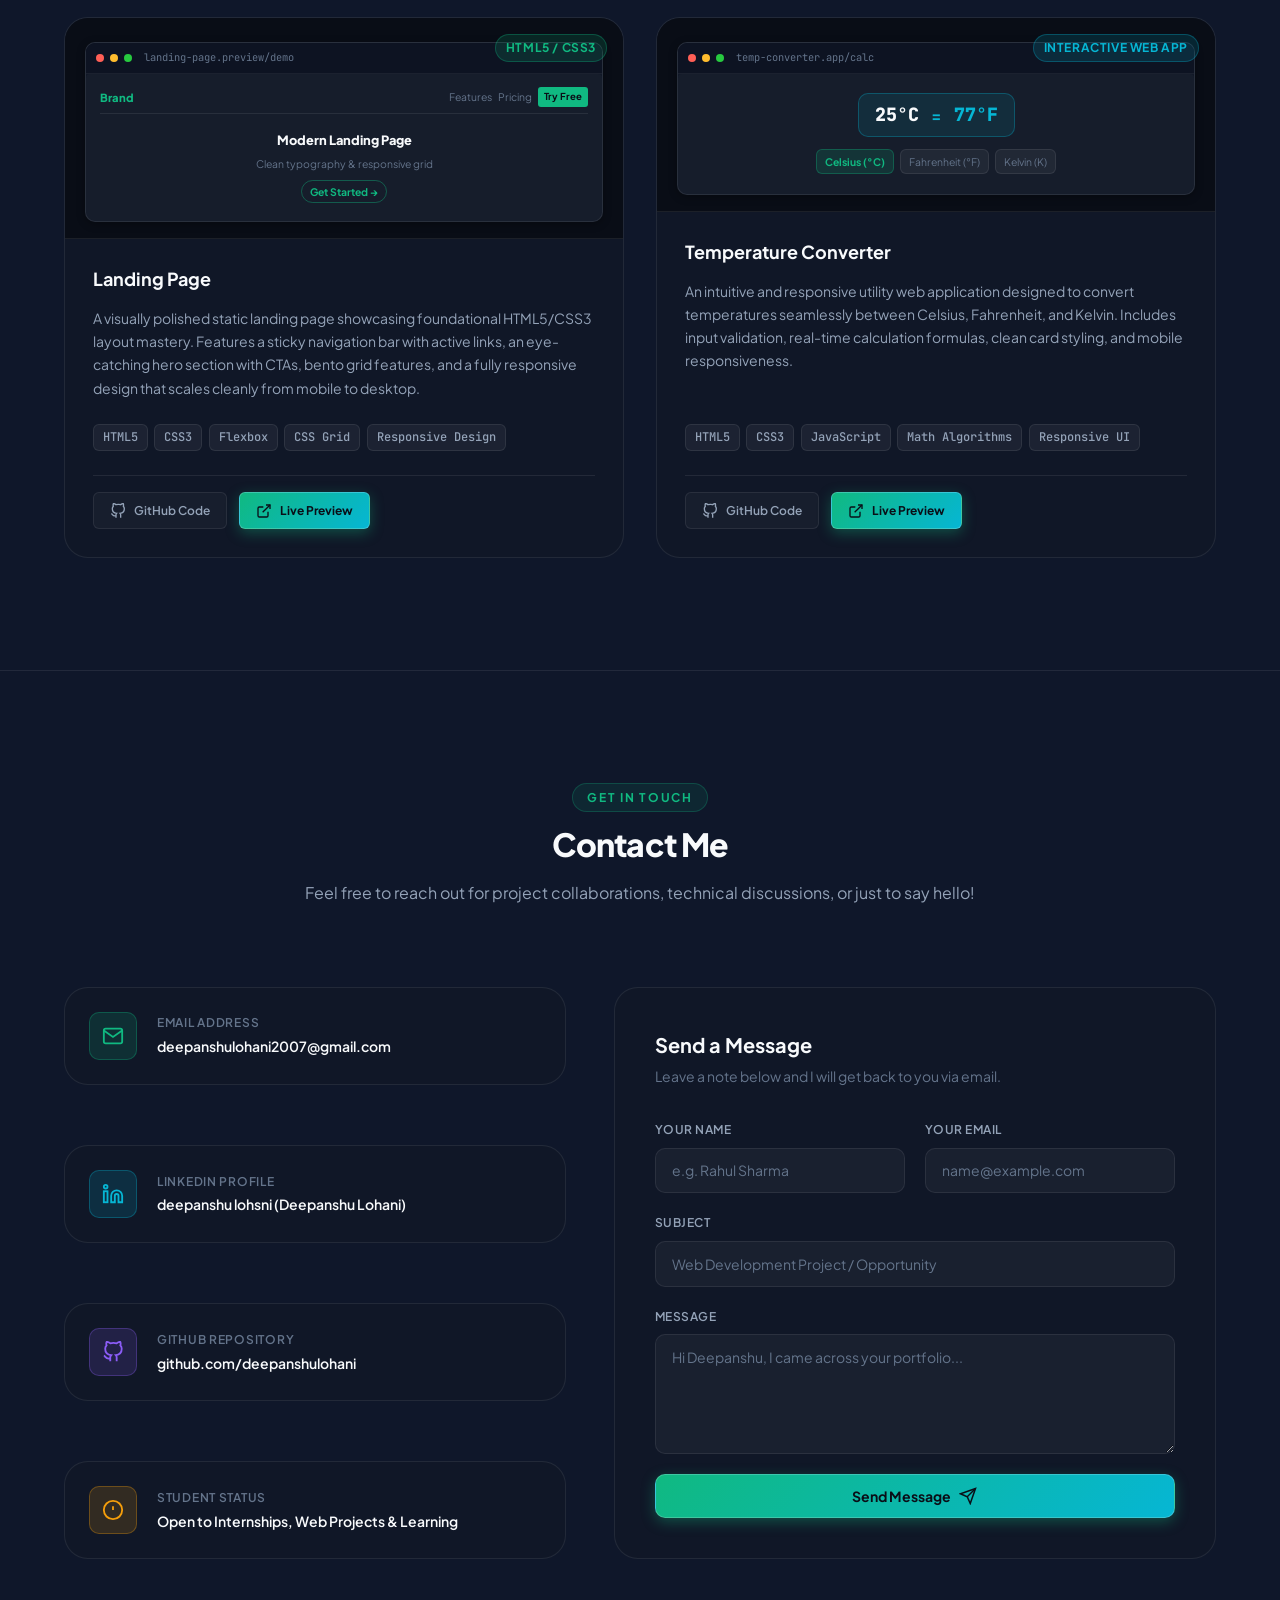
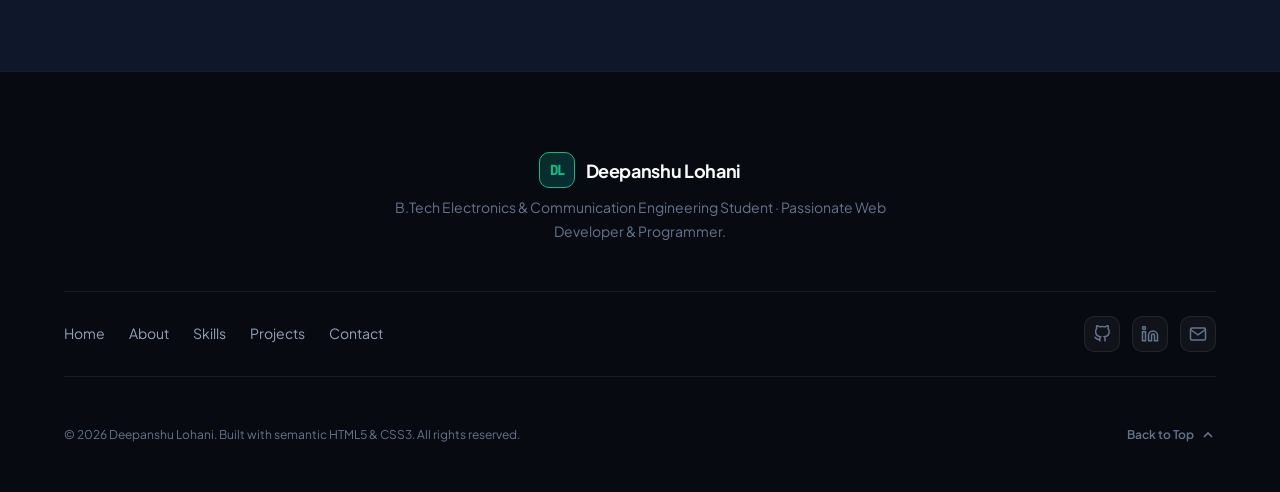
<file: portfolio/index.html>
<!DOCTYPE html>
<html lang="en">
<head>
  <meta charset="UTF-8">
  <meta name="viewport" content="width=device-width, initial-scale=1.0">
  <meta name="description" content="Personal Portfolio of Deepanshu Lohani — B.Tech Electronics and Communication Engineering student, Web Developer, and Programmer.">
  <meta name="author" content="Deepanshu Lohani">
  <title>Deepanshu Lohani | Web Developer &amp; ECE Student</title>

  <!-- Favicon -->
  <link rel="icon" href="data:image/svg+xml,<svg xmlns='http://www.w3.org/2000/svg' viewBox='0 0 24 24' fill='%2310B981'><path d='M12 2L2 7l10 5 10-5-10-5zM2 17l10 5 10-5M2 12l10 5 10-5'/></svg>">

  <!-- Google Fonts: Plus Jakarta Sans & JetBrains Mono -->
  <link rel="preconnect" href="https://fonts.googleapis.com">
  <link rel="preconnect" href="https://fonts.gstatic.com" crossorigin>
  <link href="https://fonts.googleapis.com/css2?family=JetBrains+Mono:wght@400;500;600&family=Plus+Jakarta+Sans:wght@400;500;600;700;800&display=swap" rel="stylesheet">

  <!-- Stylesheet -->
  <link rel="stylesheet" href="styles.css">
</head>
<body>

  <!-- FIXED / STICKY NAVIGATION BAR -->
  <header class="header" id="header">
    <nav class="nav container">
      <a href="#home" class="nav-brand" aria-label="Deepanshu Lohani Homepage">
        <span class="brand-monogram">DL</span>
        <span class="brand-name">Deepanshu<span class="accent-text">.dev</span></span>
      </a>

      <!-- Navigation Links (At least 3 links) -->
      <ul class="nav-menu" id="nav-menu">
        <li class="nav-item"><a href="#home" class="nav-link">Home</a></li>
        <li class="nav-item"><a href="#about" class="nav-link">About</a></li>
        <li class="nav-item"><a href="#skills" class="nav-link">Skills</a></li>
        <li class="nav-item"><a href="#projects" class="nav-link">Projects</a></li>
        <li class="nav-item"><a href="#contact" class="nav-link">Contact</a></li>
      </ul>

      <!-- Nav CTA -->
      <div class="nav-actions">
        <a href="#contact" class="btn btn-primary btn-sm nav-cta">Get In Touch</a>
      </div>
    </nav>
  </header>

  <main id="main-content">

    <!-- HERO / PROFILE SECTION -->
    <section class="hero-section" id="home">
      <div class="hero-glow-bg"></div>
      <div class="container hero-container">
        
        <div class="hero-content">
          <!-- Availability Pill -->
          <div class="status-pill">
            <span class="status-dot"></span>
            <span class="status-text">B.Tech ECE Student &amp; Aspiring Developer</span>
          </div>

          <h1 class="hero-title">
            Hi, I'm <span class="gradient-text">Deepanshu Lohani</span>
          </h1>

          <h2 class="hero-role">
            Web Developer <span class="role-separator">&amp;</span> Programmer
          </h2>

          <p class="hero-bio">
            I am a B.Tech Electronics and Communication Engineering student passionate about web development and programming. I enjoy building responsive websites and continuously improving my coding skills with modern web technologies and C++.
          </p>

          <!-- Call to Action Buttons -->
          <div class="hero-actions">
            <a href="#projects" class="btn btn-primary">
              <span>View Projects</span>
              <svg width="18" height="18" viewBox="0 0 24 24" fill="none" stroke="currentColor" stroke-width="2.2" stroke-linecap="round" stroke-linejoin="round">
                <line x1="5" y1="12" x2="19" y2="12"></line>
                <polyline points="12 5 19 12 12 19"></polyline>
              </svg>
            </a>
            <a href="#contact" class="btn btn-secondary">
              <svg width="18" height="18" viewBox="0 0 24 24" fill="none" stroke="currentColor" stroke-width="2.2" stroke-linecap="round" stroke-linejoin="round">
                <path d="M4 4h16c1.1 0 2 .9 2 2v12c0 1.1-.9 2-2 2H4c-1.1 0-2-.9-2-2V6c0-1.1.9-2 2-2z"></path>
                <polyline points="22,6 12,13 2,6"></polyline>
              </svg>
              <span>Contact Me</span>
            </a>
          </div>

          <!-- Social Quick Links -->
          <div class="hero-socials">
            <span class="social-label">Find Me:</span>
            <!-- GitHub -->
            <a href="https://github.com" target="_blank" rel="noopener noreferrer" class="social-icon-btn" aria-label="GitHub Profile" title="GitHub">
              <svg width="18" height="18" viewBox="0 0 24 24" fill="none" stroke="currentColor" stroke-width="2">
                <path d="M9 19c-5 1.5-5-2.5-7-3m14 6v-3.87a3.37 3.37 0 0 0-.94-2.61c3.14-.35 6.44-1.54 6.44-7A5.44 5.44 0 0 0 20 4.77 5.07 5.07 0 0 0 19.91 1S18.73.65 16 2.48a13.38 13.38 0 0 0-7 0C6.27.65 5.09 1 5.09 1A5.07 5.07 0 0 0 5 4.77a5.44 5.44 0 0 0-1.5 3.78c0 5.42 3.3 6.61 6.44 7A3.37 3.37 0 0 0 9 18.13V22"></path>
              </svg>
            </a>
            <!-- LinkedIn -->
            <a href="https://linkedin.com" target="_blank" rel="noopener noreferrer" class="social-icon-btn" aria-label="LinkedIn Profile" title="LinkedIn">
              <svg width="18" height="18" viewBox="0 0 24 24" fill="none" stroke="currentColor" stroke-width="2">
                <path d="M16 8a6 6 0 0 1 6 6v7h-4v-7a2 2 0 0 0-2-2 2 2 0 0 0-2 2v7h-4v-7a6 6 0 0 1 6-6z"></path>
                <rect x="2" y="9" width="4" height="12"></rect>
                <circle cx="4" cy="4" r="2"></circle>
              </svg>
            </a>
            <!-- Email -->
            <a href="mailto:deepanshulohani2007@gmail.com" class="social-icon-btn" aria-label="Send Email" title="Email">
              <svg width="18" height="18" viewBox="0 0 24 24" fill="none" stroke="currentColor" stroke-width="2">
                <path d="M4 4h16c1.1 0 2 .9 2 2v12c0 1.1-.9 2-2 2H4c-1.1 0-2-.9-2-2V6c0-1.1.9-2 2-2z"></path>
                <polyline points="22,6 12,13 2,6"></polyline>
              </svg>
            </a>
          </div>
        </div>

        <!-- Professional Avatar Card (Placeholder Graphic) -->
        <div class="hero-visual">
          <div class="avatar-card-wrapper">
            <div class="avatar-card">
              
              <!-- Illustrated Avatar Photo Placeholder -->
              <div class="avatar-frame">
                <svg class="avatar-svg" viewBox="0 0 200 200" fill="none" xmlns="http://www.w3.org/2000/svg" aria-label="Deepanshu Lohani Avatar Placeholder">
                  <defs>
                    <linearGradient id="avatarGlowGrad" x1="0%" y1="0%" x2="100%" y2="100%">
                      <stop offset="0%" stop-color="#10B981" stop-opacity="0.35"/>
                      <stop offset="100%" stop-color="#06B6D4" stop-opacity="0.15"/>
                    </linearGradient>
                    <linearGradient id="skinToneGrad" x1="0%" y1="0%" x2="100%" y2="100%">
                      <stop offset="0%" stop-color="#FCD34D"/>
                      <stop offset="100%" stop-color="#F59E0B"/>
                    </linearGradient>
                    <linearGradient id="hoodieGrad" x1="0%" y1="0%" x2="100%" y2="100%">
                      <stop offset="0%" stop-color="#1E293B"/>
                      <stop offset="100%" stop-color="#0F172A"/>
                    </linearGradient>
                  </defs>

                  <circle cx="100" cy="100" r="95" fill="url(#avatarGlowGrad)" stroke="rgba(16, 185, 129, 0.4)" stroke-width="2"/>
                  
                  <!-- Torso -->
                  <path d="M40 195 C40 150, 70 142, 100 142 C130 142, 160 150, 160 195 Z" fill="url(#hoodieGrad)"/>
                  <path d="M85 145 L100 175 L115 145" stroke="#10B981" stroke-width="3" stroke-linecap="round" fill="none"/>

                  <!-- Neck & Head -->
                  <rect x="88" y="118" width="24" height="26" rx="4" fill="url(#skinToneGrad)"/>
                  <circle cx="100" cy="92" r="32" fill="url(#skinToneGrad)"/>

                  <!-- Hair -->
                  <path d="M68 85 C68 55, 132 55, 132 85 C132 80, 124 64, 100 64 C76 64, 68 80, 68 85 Z" fill="#1E293B"/>

                  <!-- Glasses -->
                  <rect x="76" y="85" width="20" height="14" rx="3" stroke="#10B981" stroke-width="2.5" fill="rgba(16, 185, 129, 0.1)"/>
                  <rect x="104" y="85" width="20" height="14" rx="3" stroke="#10B981" stroke-width="2.5" fill="rgba(16, 185, 129, 0.1)"/>
                  <line x1="96" y1="91" x2="104" y2="91" stroke="#10B981" stroke-width="2.5"/>

                  <!-- Smile -->
                  <path d="M92 108 Q100 114 108 108" stroke="#78350F" stroke-width="2.5" stroke-linecap="round" fill="none"/>

                  <!-- Code Icon Tag -->
                  <rect x="74" y="152" width="52" height="22" rx="4" fill="#0A0E17" stroke="#06B6D4" stroke-width="1.5"/>
                  <text x="100" y="167" font-size="11" font-family="'JetBrains Mono', monospace" fill="#10B981" text-anchor="middle" font-weight="bold">&lt;dev/&gt;</text>
                </svg>

                <div class="avatar-badge-status" title="Active &amp; Learning">
                  <span class="pulse-ring"></span>
                  <span class="status-core"></span>
                </div>
              </div>

              <!-- Avatar Details -->
              <div class="avatar-meta">
                <h3 class="avatar-name">Deepanshu Lohani</h3>
                <p class="avatar-title">B.Tech ECE Student · C++ &amp; Web Dev</p>
                <div class="avatar-location">
                  <svg width="14" height="14" viewBox="0 0 24 24" fill="none" stroke="currentColor" stroke-width="2">
                    <path d="M21 10c0 7-9 13-9 13s-9-6-9-13a9 9 0 0 1 18 0z"></path>
                    <circle cx="12" cy="10" r="3"></circle>
                  </svg>
                  <span>Student &amp; Developer</span>
                </div>
              </div>

              <!-- Floating Badges -->
              <div class="floating-chip chip-left">
                <span class="chip-icon">⚡</span>
                <span class="chip-text">C++ &amp; Web</span>
              </div>
              <div class="floating-chip chip-right">
                <span class="chip-icon">🚀</span>
                <span class="chip-text">ECE Student</span>
              </div>

            </div>
          </div>
        </div>

      </div>
    </section>

    <!-- ABOUT ME SECTION -->
    <section class="section about-section" id="about">
      <div class="container">
        
        <div class="section-header text-center">
          <span class="section-eyebrow">ABOUT ME</span>
          <h2 class="section-title">Background &amp; Aspirations</h2>
          <p class="section-desc">
            A student driven by curiosity, foundational engineering principles, and a love for creating responsive web experiences.
          </p>
        </div>

        <div class="about-grid">
          <!-- Bio Narrative Card -->
          <div class="about-bio-card">
            <h3 class="about-heading">Blending Electronics &amp; Communication Engineering with Modern Web Programming</h3>
            
            <p class="about-paragraph">
              I am a B.Tech Electronics and Communication Engineering student passionate about web development and programming. I enjoy building responsive websites and continuously improving my coding skills.
            </p>
            <p class="about-paragraph">
              Currently, I am actively learning and applying <strong>HTML5</strong>, <strong>CSS3</strong>, <strong>C++</strong>, and <strong>JavaScript</strong>. My background in engineering fuels my logical thinking and problem-solving, which I apply to structuring clean layouts and writing efficient algorithms.
            </p>
            <p class="about-paragraph">
              I believe in learning by building practical projects—from responsive static pages to interactive tools—and mastering industry-standard tools like <strong>GitHub</strong> to collaborate and manage version control.
            </p>

            <!-- Quick Details Grid -->
            <div class="about-quick-info">
              <div class="info-item">
                <span class="info-label">Name</span>
                <span class="info-val">Deepanshu Lohani</span>
              </div>
              <div class="info-item">
                <span class="info-label">Education</span>
                <span class="info-val">B.Tech in Electronics &amp; Communication (ECE)</span>
              </div>
              <div class="info-item">
                <span class="info-label">Current Focus</span>
                <span class="info-val">HTML, CSS, JavaScript, C++ &amp; GitHub</span>
              </div>
              <div class="info-item">
                <span class="info-label">Email</span>
                <span class="info-val">deepanshulohani2007@gmail.com</span>
              </div>
            </div>
          </div>

          <!-- Highlights & Stats Column -->
          <div class="about-stats-column">
            <div class="stat-card">
              <div class="stat-icon-box stat-emerald">
                <svg width="24" height="24" viewBox="0 0 24 24" fill="none" stroke="currentColor" stroke-width="2">
                  <path d="M12 2L2 7l10 5 10-5-10-5zM2 17l10 5 10-5M2 12l10 5 10-5"/>
                </svg>
              </div>
              <div class="stat-content">
                <span class="stat-number">ECE Student</span>
                <span class="stat-title">Engineering Mindset</span>
                <p class="stat-desc">Strong foundation in analytical problem-solving and structured thinking.</p>
              </div>
            </div>

            <div class="stat-card">
              <div class="stat-icon-box stat-cyan">
                <svg width="24" height="24" viewBox="0 0 24 24" fill="none" stroke="currentColor" stroke-width="2">
                  <polyline points="16 18 22 12 16 6"></polyline>
                  <polyline points="8 6 2 12 8 18"></polyline>
                </svg>
              </div>
              <div class="stat-content">
                <span class="stat-number">Web &amp; C++</span>
                <span class="stat-title">Active Learning</span>
                <p class="stat-desc">Hands-on practice with semantic markup, CSS Grid/Flexbox, and C++ programming.</p>
              </div>
            </div>

            <div class="stat-card">
              <div class="stat-icon-box stat-violet">
                <svg width="24" height="24" viewBox="0 0 24 24" fill="none" stroke="currentColor" stroke-width="2">
                  <path d="M22 11.08V12a10 10 0 1 1-5.93-9.14"></path>
                  <polyline points="22 4 12 14.01 9 11.01"></polyline>
                </svg>
              </div>
              <div class="stat-content">
                <span class="stat-number">100% Passion</span>
                <span class="stat-title">Continuous Growth</span>
                <p class="stat-desc">Dedicated to building modern, mobile-friendly websites that look polished and clean.</p>
              </div>
            </div>
          </div>
        </div>

      </div>
    </section>

    <!-- TECHNICAL SKILLS SECTION -->
    <section class="section skills-section" id="skills">
      <div class="container">
        
        <div class="section-header text-center">
          <span class="section-eyebrow">TECHNICAL TOOLBOX</span>
          <h2 class="section-title">Skills &amp; Technologies</h2>
          <p class="section-desc">
            Core technologies and tools that I use for building responsive websites, writing algorithms, and managing code repositories.
          </p>
        </div>

        <div class="skills-container">
          
          <!-- Primary Skills Grid -->
          <div class="skill-category-card">
            <div class="category-header">
              <div class="category-icon cat-frontend">
                <svg width="22" height="22" viewBox="0 0 24 24" fill="none" stroke="currentColor" stroke-width="2">
                  <polyline points="16 18 22 12 16 6"></polyline>
                  <polyline points="8 6 2 12 8 18"></polyline>
                </svg>
              </div>
              <div class="category-meta">
                <h3 class="category-name">Technical Skills</h3>
                <span class="category-count">Languages, Frameworks &amp; Developer Tools</span>
              </div>
            </div>

            <div class="skills-grid">
              
              <!-- HTML5 -->
              <div class="skill-chip">
                <div class="skill-chip-top">
                  <span class="skill-icon">🌐</span>
                  <span class="skill-tag">Markup</span>
                </div>
                <h4 class="skill-name">HTML5</h4>
                <p class="skill-level">Semantic structure, modern elements &amp; web standards</p>
              </div>

              <!-- CSS3 -->
              <div class="skill-chip">
                <div class="skill-chip-top">
                  <span class="skill-icon">🎨</span>
                  <span class="skill-tag">Styling</span>
                </div>
                <h4 class="skill-name">CSS3</h4>
                <p class="skill-level">Flexbox, Grid, media queries &amp; responsive layouts</p>
              </div>

              <!-- JavaScript -->
              <div class="skill-chip">
                <div class="skill-chip-top">
                  <span class="skill-icon">⚡</span>
                  <span class="skill-tag">Web Logic</span>
                </div>
                <h4 class="skill-name">JavaScript</h4>
                <p class="skill-level">DOM manipulation, event handling &amp; interactive scripts</p>
              </div>

              <!-- C++ -->
              <div class="skill-chip">
                <div class="skill-chip-top">
                  <span class="skill-icon">💻</span>
                  <span class="skill-tag">Programming</span>
                </div>
                <h4 class="skill-name">C++</h4>
                <p class="skill-level">Object-Oriented Programming, data types &amp; problem solving</p>
              </div>

              <!-- GitHub -->
              <div class="skill-chip">
                <div class="skill-chip-top">
                  <span class="skill-icon">🐙</span>
                  <span class="skill-tag">Version Control</span>
                </div>
                <h4 class="skill-name">GitHub &amp; Git</h4>
                <p class="skill-level">Repository management, commits, branching &amp; deployment</p>
              </div>

              <!-- Responsive Web Design -->
              <div class="skill-chip">
                <div class="skill-chip-top">
                  <span class="skill-icon">📱</span>
                  <span class="skill-tag">Design</span>
                </div>
                <h4 class="skill-name">Responsive Design</h4>
                <p class="skill-level">Mobile-first design, fluid typography &amp; zero overlap</p>
              </div>

            </div>
          </div>

        </div>

      </div>
    </section>

    <!-- FEATURED PROJECTS SECTION -->
    <section class="section projects-section" id="projects">
      <div class="container">
        
        <div class="section-header text-center">
          <span class="section-eyebrow">PORTFOLIO WORK</span>
          <h2 class="section-title">Featured Projects</h2>
          <p class="section-desc">
            Hands-on projects highlighting my web layout skills, logic implementation, and attention to detail.
          </p>
        </div>

        <div class="projects-grid">

          <!-- Project 1: Landing Page -->
          <article class="project-card">
            <div class="project-preview">
              <div class="preview-mockup mockup-landing">
                <div class="mockup-header-mini">
                  <span class="mini-dot r"></span>
                  <span class="mini-dot y"></span>
                  <span class="mini-dot g"></span>
                  <span class="mini-title">landing-page.preview/demo</span>
                </div>
                <div class="preview-visual-content landing-mock-content">
                  <div class="mock-nav-strip">
                    <span class="mock-logo">Brand</span>
                    <div class="mock-links">
                      <span class="mock-link">Features</span>
                      <span class="mock-link">Pricing</span>
                      <span class="mock-btn">Try Free</span>
                    </div>
                  </div>
                  <div class="mock-hero-mini">
                    <div class="mock-headline">Modern Landing Page</div>
                    <div class="mock-subheadline">Clean typography &amp; responsive grid</div>
                    <div class="mock-cta-pill">Get Started &rarr;</div>
                  </div>
                </div>
              </div>
              <span class="project-badge">HTML5 / CSS3</span>
            </div>

            <div class="project-details">
              <div class="project-meta-row">
                <h3 class="project-title">Landing Page</h3>
              </div>
              
              <p class="project-desc">
                A visually polished static landing page showcasing foundational HTML5/CSS3 layout mastery. Features a sticky navigation bar with active links, an eye-catching hero section with CTAs, bento grid features, and a fully responsive design that scales cleanly from mobile to desktop.
              </p>

              <!-- Tech Stack Tags -->
              <div class="tech-tags">
                <span class="tech-tag">HTML5</span>
                <span class="tech-tag">CSS3</span>
                <span class="tech-tag">Flexbox</span>
                <span class="tech-tag">CSS Grid</span>
                <span class="tech-tag">Responsive Design</span>
              </div>

              <!-- Action Links -->
              <div class="project-actions">
                <a href="https://github.com" target="_blank" rel="noopener noreferrer" class="btn btn-outline btn-sm">
                  <svg width="16" height="16" viewBox="0 0 24 24" fill="none" stroke="currentColor" stroke-width="2">
                    <path d="M9 19c-5 1.5-5-2.5-7-3m14 6v-3.87a3.37 3.37 0 0 0-.94-2.61c3.14-.35 6.44-1.54 6.44-7A5.44 5.44 0 0 0 20 4.77 5.07 5.07 0 0 0 19.91 1S18.73.65 16 2.48a13.38 13.38 0 0 0-7 0C6.27.65 5.09 1 5.09 1A5.07 5.07 0 0 0 5 4.77a5.44 5.44 0 0 0-1.5 3.78c0 5.42 3.3 6.61 6.44 7A3.37 3.37 0 0 0 9 18.13V22"></path>
                  </svg>
                  <span>GitHub Code</span>
                </a>
                <a href="#home" class="btn btn-primary btn-sm">
                  <svg width="16" height="16" viewBox="0 0 24 24" fill="none" stroke="currentColor" stroke-width="2">
                    <path d="M18 13v6a2 2 0 0 1-2 2H5a2 2 0 0 1-2-2V8a2 2 0 0 1 2-2h6"></path>
                    <polyline points="15 3 21 3 21 9"></polyline>
                    <line x1="10" y1="14" x2="21" y2="3"></line>
                  </svg>
                  <span>Live Preview</span>
                </a>
              </div>
            </div>
          </article>

          <!-- Project 2: Temperature Converter -->
          <article class="project-card">
            <div class="project-preview">
              <div class="preview-mockup mockup-temp">
                <div class="mockup-header-mini">
                  <span class="mini-dot r"></span>
                  <span class="mini-dot y"></span>
                  <span class="mini-dot g"></span>
                  <span class="mini-title">temp-converter.app/calc</span>
                </div>
                <div class="preview-visual-content temp-mock-content">
                  <div class="temp-display-box">
                    <span class="temp-val">25°C</span>
                    <span class="temp-eq">=</span>
                    <span class="temp-val-converted">77°F</span>
                  </div>
                  <div class="temp-unit-row">
                    <span class="unit-tag active">Celsius (°C)</span>
                    <span class="unit-tag">Fahrenheit (°F)</span>
                    <span class="unit-tag">Kelvin (K)</span>
                  </div>
                </div>
              </div>
              <span class="project-badge badge-cyan">Interactive Web App</span>
            </div>

            <div class="project-details">
              <div class="project-meta-row">
                <h3 class="project-title">Temperature Converter</h3>
              </div>
              
              <p class="project-desc">
                An intuitive and responsive utility web application designed to convert temperatures seamlessly between Celsius, Fahrenheit, and Kelvin. Includes input validation, real-time calculation formulas, clean card styling, and mobile responsiveness.
              </p>

              <!-- Tech Stack Tags -->
              <div class="tech-tags">
                <span class="tech-tag">HTML5</span>
                <span class="tech-tag">CSS3</span>
                <span class="tech-tag">JavaScript</span>
                <span class="tech-tag">Math Algorithms</span>
                <span class="tech-tag">Responsive UI</span>
              </div>

              <!-- Action Links -->
              <div class="project-actions">
                <a href="https://github.com" target="_blank" rel="noopener noreferrer" class="btn btn-outline btn-sm">
                  <svg width="16" height="16" viewBox="0 0 24 24" fill="none" stroke="currentColor" stroke-width="2">
                    <path d="M9 19c-5 1.5-5-2.5-7-3m14 6v-3.87a3.37 3.37 0 0 0-.94-2.61c3.14-.35 6.44-1.54 6.44-7A5.44 5.44 0 0 0 20 4.77 5.07 5.07 0 0 0 19.91 1S18.73.65 16 2.48a13.38 13.38 0 0 0-7 0C6.27.65 5.09 1 5.09 1A5.07 5.07 0 0 0 5 4.77a5.44 5.44 0 0 0-1.5 3.78c0 5.42 3.3 6.61 6.44 7A3.37 3.37 0 0 0 9 18.13V22"></path>
                  </svg>
                  <span>GitHub Code</span>
                </a>
                <a href="#contact" class="btn btn-primary btn-sm">
                  <svg width="16" height="16" viewBox="0 0 24 24" fill="none" stroke="currentColor" stroke-width="2">
                    <path d="M18 13v6a2 2 0 0 1-2 2H5a2 2 0 0 1-2-2V8a2 2 0 0 1 2-2h6"></path>
                    <polyline points="15 3 21 3 21 9"></polyline>
                    <line x1="10" y1="14" x2="21" y2="3"></line>
                  </svg>
                  <span>Live Preview</span>
                </a>
              </div>
            </div>
          </article>

        </div>

      </div>
    </section>

    <!-- CONTACT SECTION -->
    <section class="section contact-section" id="contact">
      <div class="container">
        
        <div class="section-header text-center">
          <span class="section-eyebrow">GET IN TOUCH</span>
          <h2 class="section-title">Contact Me</h2>
          <p class="section-desc">
            Feel free to reach out for project collaborations, technical discussions, or just to say hello!
          </p>
        </div>

        <div class="contact-grid">
          
          <!-- Contact Info Cards -->
          <div class="contact-info-column">
            
            <!-- Email -->
            <div class="contact-card">
              <div class="contact-icon icon-emerald">
                <svg width="22" height="22" viewBox="0 0 24 24" fill="none" stroke="currentColor" stroke-width="2">
                  <path d="M4 4h16c1.1 0 2 .9 2 2v12c0 1.1-.9 2-2 2H4c-1.1 0-2-.9-2-2V6c0-1.1.9-2 2-2z"></path>
                  <polyline points="22,6 12,13 2,6"></polyline>
                </svg>
              </div>
              <div class="contact-meta">
                <span class="contact-label">Email Address</span>
                <a href="mailto:deepanshulohani2007@gmail.com" class="contact-value">deepanshulohani2007@gmail.com</a>
              </div>
            </div>

            <!-- LinkedIn -->
            <div class="contact-card">
              <div class="contact-icon icon-cyan">
                <svg width="22" height="22" viewBox="0 0 24 24" fill="none" stroke="currentColor" stroke-width="2">
                  <path d="M16 8a6 6 0 0 1 6 6v7h-4v-7a2 2 0 0 0-2-2 2 2 0 0 0-2 2v7h-4v-7a6 6 0 0 1 6-6z"></path>
                  <rect x="2" y="9" width="4" height="12"></rect>
                  <circle cx="4" cy="4" r="2"></circle>
                </svg>
              </div>
              <div class="contact-meta">
                <span class="contact-label">LinkedIn Profile</span>
                <a href="https://linkedin.com" target="_blank" rel="noopener noreferrer" class="contact-value">deepanshu lohsni (Deepanshu Lohani)</a>
              </div>
            </div>

            <!-- GitHub -->
            <div class="contact-card">
              <div class="contact-icon icon-violet">
                <svg width="22" height="22" viewBox="0 0 24 24" fill="none" stroke="currentColor" stroke-width="2">
                  <path d="M9 19c-5 1.5-5-2.5-7-3m14 6v-3.87a3.37 3.37 0 0 0-.94-2.61c3.14-.35 6.44-1.54 6.44-7A5.44 5.44 0 0 0 20 4.77 5.07 5.07 0 0 0 19.91 1S18.73.65 16 2.48a13.38 13.38 0 0 0-7 0C6.27.65 5.09 1 5.09 1A5.07 5.07 0 0 0 5 4.77a5.44 5.44 0 0 0-1.5 3.78c0 5.42 3.3 6.61 6.44 7A3.37 3.37 0 0 0 9 18.13V22"></path>
                </svg>
              </div>
              <div class="contact-meta">
                <span class="contact-label">GitHub Repository</span>
                <a href="https://github.com" target="_blank" rel="noopener noreferrer" class="contact-value">github.com/deepanshulohani</a>
              </div>
            </div>

            <!-- Status -->
            <div class="contact-card">
              <div class="contact-icon icon-amber">
                <svg width="22" height="22" viewBox="0 0 24 24" fill="none" stroke="currentColor" stroke-width="2">
                  <circle cx="12" cy="12" r="10"></circle>
                  <line x1="12" y1="8" x2="12" y2="12"></line>
                  <line x1="12" y1="16" x2="12.01" y2="16"></line>
                </svg>
              </div>
              <div class="contact-meta">
                <span class="contact-label">Student Status</span>
                <span class="contact-value">Open to Internships, Web Projects &amp; Learning</span>
              </div>
            </div>

          </div>

          <!-- Contact Message Form -->
          <div class="contact-form-card">
            <h3 class="form-title">Send a Message</h3>
            <p class="form-desc">Leave a note below and I will get back to you via email.</p>

            <form class="contact-form" action="mailto:deepanshulohani2007@gmail.com" method="POST" enctype="text/plain">
              <div class="form-row">
                <div class="form-group">
                  <label for="name" class="form-label">Your Name</label>
                  <input type="text" id="name" name="name" class="form-input" placeholder="e.g. Rahul Sharma" required>
                </div>
                <div class="form-group">
                  <label for="email" class="form-label">Your Email</label>
                  <input type="email" id="email" name="email" class="form-input" placeholder="name@example.com" required>
                </div>
              </div>

              <div class="form-group">
                <label for="subject" class="form-label">Subject</label>
                <input type="text" id="subject" name="subject" class="form-input" placeholder="Web Development Project / Opportunity" required>
              </div>

              <div class="form-group">
                <label for="message" class="form-label">Message</label>
                <textarea id="message" name="message" rows="5" class="form-input form-textarea" placeholder="Hi Deepanshu, I came across your portfolio..." required></textarea>
              </div>

              <button type="submit" class="btn btn-primary btn-full">
                <span>Send Message</span>
                <svg width="18" height="18" viewBox="0 0 24 24" fill="none" stroke="currentColor" stroke-width="2">
                  <line x1="22" y1="2" x2="11" y2="13"></line>
                  <polygon points="22 2 15 22 11 13 2 9 22 2"></polygon>
                </svg>
              </button>
            </form>
          </div>

        </div>

      </div>
    </section>

  </main>

  <!-- FOOTER -->
  <footer class="site-footer">
    <div class="container footer-container">
      
      <div class="footer-top">
        <a href="#home" class="nav-brand">
          <span class="brand-monogram">DL</span>
          <span class="brand-name">Deepanshu Lohani</span>
        </a>
        <p class="footer-tagline">
          B.Tech Electronics &amp; Communication Engineering Student · Passionate Web Developer &amp; Programmer.
        </p>
      </div>

      <div class="footer-links-row">
        <ul class="footer-nav">
          <li><a href="#home">Home</a></li>
          <li><a href="#about">About</a></li>
          <li><a href="#skills">Skills</a></li>
          <li><a href="#projects">Projects</a></li>
          <li><a href="#contact">Contact</a></li>
        </ul>

        <div class="footer-social-icons">
          <a href="https://github.com" target="_blank" rel="noopener noreferrer" class="footer-social-btn" aria-label="Deepanshu on GitHub" title="GitHub">
            <svg width="18" height="18" viewBox="0 0 24 24" fill="none" stroke="currentColor" stroke-width="2"><path d="M9 19c-5 1.5-5-2.5-7-3m14 6v-3.87a3.37 3.37 0 0 0-.94-2.61c3.14-.35 6.44-1.54 6.44-7A5.44 5.44 0 0 0 20 4.77 5.07 5.07 0 0 0 19.91 1S18.73.65 16 2.48a13.38 13.38 0 0 0-7 0C6.27.65 5.09 1 5.09 1A5.07 5.07 0 0 0 5 4.77a5.44 5.44 0 0 0-1.5 3.78c0 5.42 3.3 6.61 6.44 7A3.37 3.37 0 0 0 9 18.13V22"></path></svg>
          </a>
          <a href="https://linkedin.com" target="_blank" rel="noopener noreferrer" class="footer-social-btn" aria-label="Deepanshu on LinkedIn" title="LinkedIn">
            <svg width="18" height="18" viewBox="0 0 24 24" fill="none" stroke="currentColor" stroke-width="2"><path d="M16 8a6 6 0 0 1 6 6v7h-4v-7a2 2 0 0 0-2-2 2 2 0 0 0-2 2v7h-4v-7a6 6 0 0 1 6-6z"></path><rect x="2" y="9" width="4" height="12"></rect><circle cx="4" cy="4" r="2"></circle></svg>
          </a>
          <a href="mailto:deepanshulohani2007@gmail.com" class="footer-social-btn" aria-label="Email Deepanshu" title="Email">
            <svg width="18" height="18" viewBox="0 0 24 24" fill="none" stroke="currentColor" stroke-width="2"><path d="M4 4h16c1.1 0 2 .9 2 2v12c0 1.1-.9 2-2 2H4c-1.1 0-2-.9-2-2V6c0-1.1.9-2 2-2z"></path><polyline points="22,6 12,13 2,6"></polyline></svg>
          </a>
        </div>
      </div>

      <div class="footer-bottom">
        <p class="copyright-text">
          &copy; 2026 Deepanshu Lohani. Built with semantic HTML5 &amp; CSS3. All rights reserved.
        </p>
        <a href="#home" class="back-to-top" aria-label="Back to top">
          <span>Back to Top</span>
          <svg width="16" height="16" viewBox="0 0 24 24" fill="none" stroke="currentColor" stroke-width="2.5"><polyline points="18 15 12 9 6 15"></polyline></svg>
        </a>
      </div>

    </div>
  </footer>

</body>
</html>
</file>
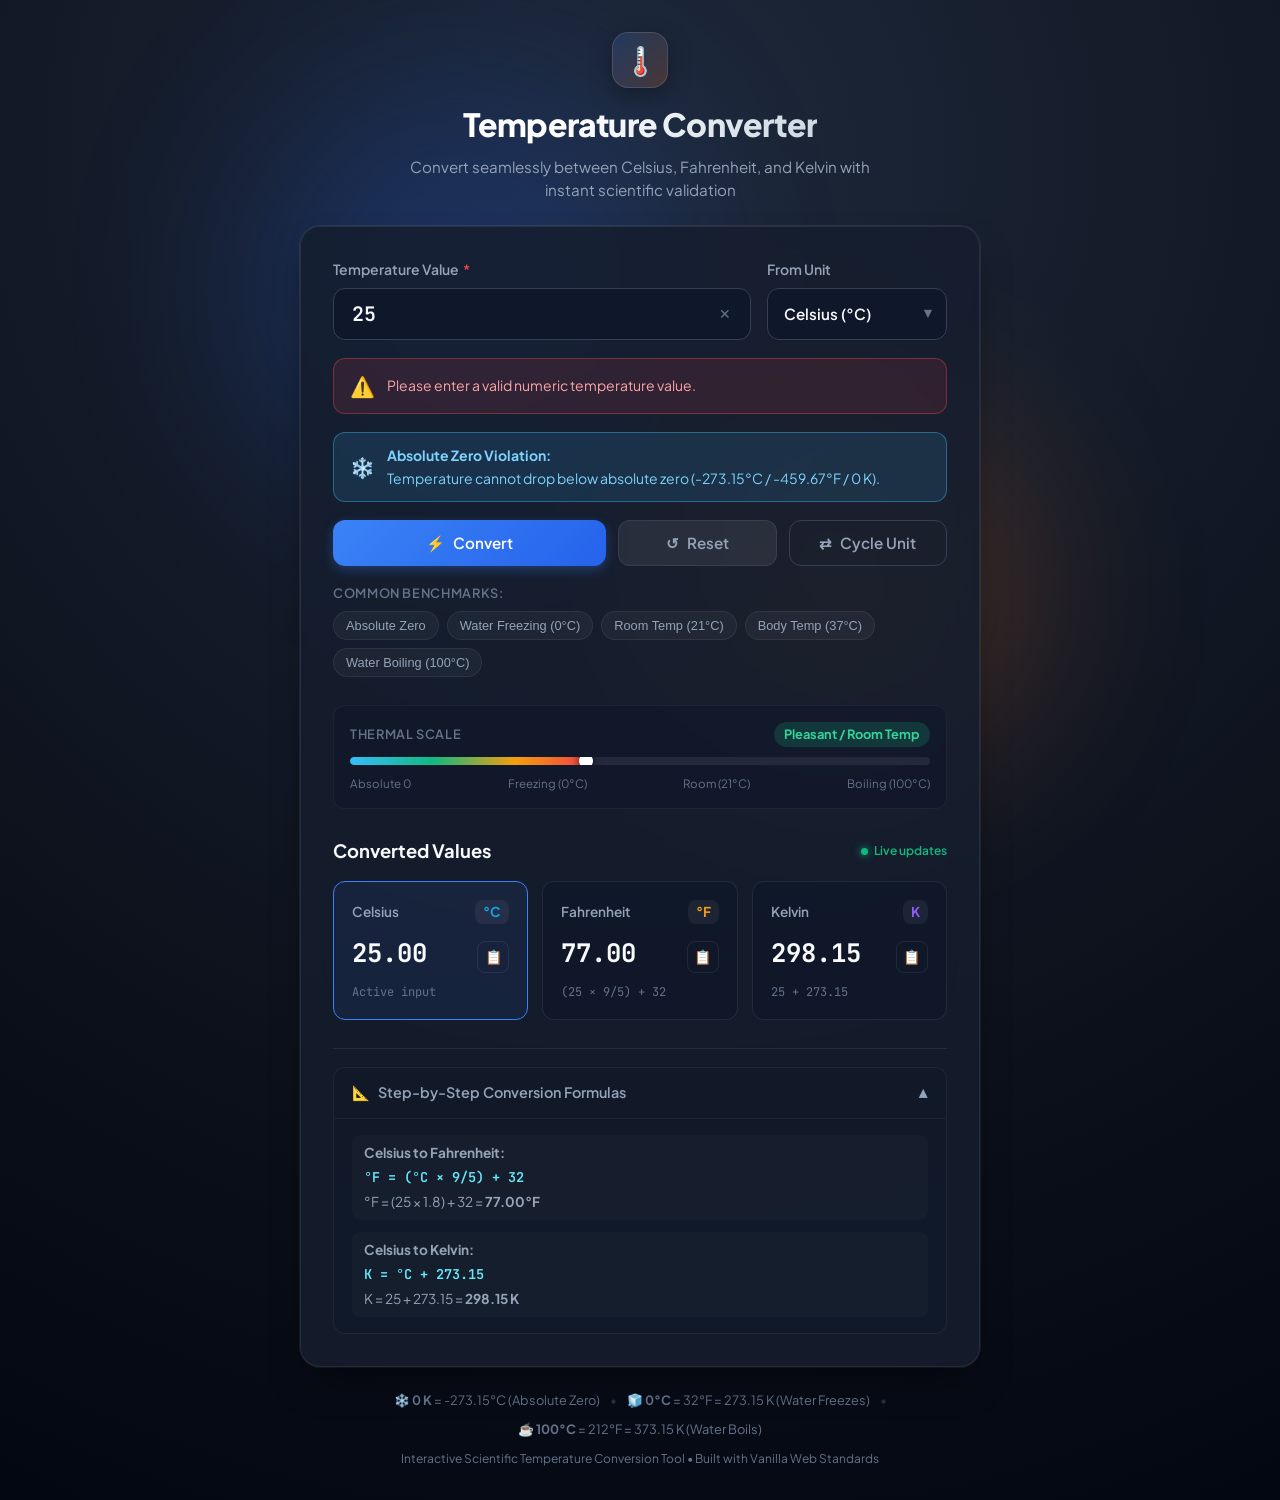
<file: temperature-converter/index.html>
<!DOCTYPE html>
<html lang="en">
<head>
  <meta charset="UTF-8">
  <meta name="viewport" content="width=device-width, initial-scale=1.0">
  <title>Temperature Converter | Real-Time Celsius, Fahrenheit & Kelvin Tool</title>
  <link rel="stylesheet" href="style.css">
  <link rel="preconnect" href="https://fonts.googleapis.com">
  <link rel="preconnect" href="https://fonts.gstatic.com" crossorigin>
  <link href="https://fonts.googleapis.com/css2?family=Plus+Jakarta+Sans:wght@400;500;600;700;800&family=JetBrains+Mono:wght@400;600&display=swap" rel="stylesheet">
</head>
<body>
  <div class="app-background"></div>

  <main class="converter-container" role="main">
    <!-- Header Section -->
    <header class="converter-header">
      <div class="logo-badge">
        <span class="thermometer-icon">🌡️</span>
      </div>
      <h1 class="title">Temperature Converter</h1>
      <p class="subtitle">Convert seamlessly between Celsius, Fahrenheit, and Kelvin with instant scientific validation</p>
    </header>

    <!-- Main Converter Card -->
    <div class="card converter-card">
      <!-- Input Section -->
      <section class="form-section">
        <div class="form-row">
          <!-- Numeric Value Input -->
          <div class="input-field-group">
            <label for="tempInput" class="field-label">
              <span>Temperature Value</span>
              <span class="required-indicator" aria-hidden="true">*</span>
            </label>
            <div class="input-wrapper" id="inputWrapper">
              <input 
                type="text" 
                id="tempInput" 
                name="temperature"
                class="temp-input" 
                placeholder="Enter a number (e.g., 25)"
                autocomplete="off"
                inputmode="decimal"
                aria-describedby="inputError absZeroWarning"
                aria-invalid="false"
                value="25"
              >
              <button type="button" id="clearBtn" class="clear-input-btn" title="Clear input" aria-label="Clear input">✕</button>
            </div>
          </div>

          <!-- Input Unit Selector -->
          <div class="input-field-group">
            <label for="unitSelect" class="field-label">From Unit</label>
            <div class="select-wrapper">
              <select id="unitSelect" class="unit-select" aria-label="Select input temperature unit">
                <option value="celsius" selected>Celsius (°C)</option>
                <option value="fahrenheit">Fahrenheit (°F)</option>
                <option value="kelvin">Kelvin (K)</option>
              </select>
              <div class="select-chevron" aria-hidden="true">▼</div>
            </div>
          </div>
        </div>

        <!-- Validation & Error Messaging Area -->
        <div id="inputError" class="validation-message error-message" role="alert" aria-live="assertive" hidden>
          <span class="msg-icon">⚠️</span>
          <span class="msg-text" id="inputErrorText">Please enter a valid numeric temperature value.</span>
        </div>

        <!-- Absolute Zero Warning Banner -->
        <div id="absZeroWarning" class="validation-message abs-zero-message" role="status" aria-live="polite" hidden>
          <span class="msg-icon">❄️</span>
          <div class="msg-body">
            <strong>Absolute Zero Violation:</strong>
            <span id="absZeroText">Temperature cannot drop below absolute zero (-273.15°C / -459.67°F / 0 K).</span>
          </div>
        </div>

        <!-- Action Buttons -->
        <div class="action-buttons-row">
          <button type="button" id="convertBtn" class="btn btn-primary">
            <span class="btn-icon">⚡</span>
            <span>Convert</span>
          </button>
          <button type="button" id="resetBtn" class="btn btn-secondary" title="Reset to default">
            <span class="btn-icon">↺</span>
            <span>Reset</span>
          </button>
          <button type="button" id="swapUnitBtn" class="btn btn-outline" title="Cycle through units">
            <span class="btn-icon">⇄</span>
            <span>Cycle Unit</span>
          </button>
        </div>

        <!-- Quick Presets -->
        <div class="presets-container">
          <span class="presets-label">Common Benchmarks:</span>
          <div class="preset-chips">
            <button type="button" class="chip" data-val="-273.15" data-unit="celsius" title="Theoretical coldest limit">Absolute Zero</button>
            <button type="button" class="chip" data-val="0" data-unit="celsius" title="Freezing point of pure water">Water Freezing (0°C)</button>
            <button type="button" class="chip" data-val="21" data-unit="celsius" title="Standard room comfort">Room Temp (21°C)</button>
            <button type="button" class="chip" data-val="37" data-unit="celsius" title="Typical human body temperature">Body Temp (37°C)</button>
            <button type="button" class="chip" data-val="100" data-unit="celsius" title="Boiling point of pure water at 1 atm">Water Boiling (100°C)</button>
          </div>
        </div>
      </section>

      <!-- Visual Temperature Status Gauge -->
      <section class="gauge-section" aria-label="Temperature status scale">
        <div class="gauge-header">
          <span class="gauge-title">Thermal Scale</span>
          <span class="gauge-status-badge" id="thermalStatusBadge">Pleasant / Room</span>
        </div>
        <div class="gauge-track">
          <div class="gauge-fill" id="gaugeFill" style="width: 50%;"></div>
          <div class="gauge-marker" id="gaugeMarker" style="left: 50%;"></div>
        </div>
        <div class="gauge-labels">
          <span>Absolute 0</span>
          <span>Freezing (0°C)</span>
          <span>Room (21°C)</span>
          <span>Boiling (100°C)</span>
        </div>
      </section>

      <!-- Results Display Section -->
      <section class="results-section" aria-label="Conversion results">
        <div class="results-header">
          <h2 class="section-title">Converted Values</h2>
          <span class="live-indicator"><span class="pulse-dot"></span> Live updates</span>
        </div>

        <!-- All Units Simultaneously Display -->
        <div class="results-grid">
          <!-- Celsius Card -->
          <article class="result-card" id="cardCelsius" data-unit="celsius">
            <div class="card-top">
              <span class="unit-name">Celsius</span>
              <span class="unit-symbol">°C</span>
            </div>
            <div class="card-val-row">
              <output class="card-val" id="outCelsius">25.00</output>
              <button type="button" class="copy-btn" data-target="outCelsius" title="Copy value to clipboard" aria-label="Copy Celsius value">📋</button>
            </div>
            <div class="card-subtext" id="subCelsius">Input value</div>
          </article>

          <!-- Fahrenheit Card -->
          <article class="result-card" id="cardFahrenheit" data-unit="fahrenheit">
            <div class="card-top">
              <span class="unit-name">Fahrenheit</span>
              <span class="unit-symbol">°F</span>
            </div>
            <div class="card-val-row">
              <output class="card-val" id="outFahrenheit">77.00</output>
              <button type="button" class="copy-btn" data-target="outFahrenheit" title="Copy value to clipboard" aria-label="Copy Fahrenheit value">📋</button>
            </div>
            <div class="card-subtext" id="subFahrenheit">(25 × 9/5) + 32</div>
          </article>

          <!-- Kelvin Card -->
          <article class="result-card" id="cardKelvin" data-unit="kelvin">
            <div class="card-top">
              <span class="unit-name">Kelvin</span>
              <span class="unit-symbol">K</span>
            </div>
            <div class="card-val-row">
              <output class="card-val" id="outKelvin">298.15</output>
              <button type="button" class="copy-btn" data-target="outKelvin" title="Copy value to clipboard" aria-label="Copy Kelvin value">📋</button>
            </div>
            <div class="card-subtext" id="subKelvin">25 + 273.15</div>
          </article>
        </div>
      </section>

      <!-- Formula Breakdown Accordion/Card -->
      <section class="formula-section">
        <details class="formula-details" id="formulaDetails" open>
          <summary class="formula-summary">
            <span class="formula-summary-title">
              <span class="summary-icon">📐</span>
              <span>Step-by-Step Conversion Formulas</span>
            </span>
            <span class="accordion-arrow">▼</span>
          </summary>
          <div class="formula-content" id="formulaContent">
            <!-- Dynamic content injected by script.js -->
          </div>
        </details>
      </section>
    </div>

    <!-- Informational Reference Footer -->
    <footer class="converter-footer">
      <div class="reference-points">
        <span class="ref-item">❄️ <strong>0 K</strong> = -273.15°C (Absolute Zero)</span>
        <span class="ref-divider">•</span>
        <span class="ref-item">🧊 <strong>0°C</strong> = 32°F = 273.15 K (Water Freezes)</span>
        <span class="ref-divider">•</span>
        <span class="ref-item">☕ <strong>100°C</strong> = 212°F = 373.15 K (Water Boils)</span>
      </div>
      <p class="author-note">Interactive Scientific Temperature Conversion Tool • Built with Vanilla Web Standards</p>
    </footer>

    <!-- Toast Notification for Copy -->
    <div id="toast" class="toast" role="status" aria-live="polite">Copied to clipboard!</div>
  </main>

  <script src="script.js"></script>
</body>
</html>
</file>
<file: landing-page/styles.css>
/* ==========================================================================
   NOVA AI — MODERN DESIGN SYSTEM & LANDING PAGE STYLES
   Pure CSS3 with Responsive Flexbox & Grid Architecture
   ========================================================================== */

/* --------------------------------------------------------------------------
   1. DESIGN TOKENS & CSS VARIABLES
   -------------------------------------------------------------------------- */
:root {
  /* Color Palette */
  --bg-primary: #090d16;
  --bg-secondary: #0d1322;
  --bg-tertiary: #131b2e;
  --bg-card: rgba(19, 27, 46, 0.65);
  --bg-card-hover: rgba(28, 39, 66, 0.85);
  --bg-glass: rgba(15, 23, 42, 0.75);

  /* Borders & Dividers */
  --border-subtle: rgba(255, 255, 255, 0.08);
  --border-medium: rgba(255, 255, 255, 0.14);
  --border-accent: rgba(99, 102, 241, 0.35);

  /* Typography Colors */
  --text-primary: #f8fafc;
  --text-secondary: #94a3b8;
  --text-muted: #64748b;
  --text-inverse: #090d16;

  /* Brand Accent Colors */
  --accent-primary: #6366f1;       /* Indigo */
  --accent-primary-hover: #4f46e5;
  --accent-violet: #8b5cf6;
  --accent-cyan: #06b6d4;
  --accent-emerald: #10b981;
  --accent-amber: #f59e0b;
  --accent-rose: #f43f5e;

  /* Gradients */
  --gradient-brand: linear-gradient(135deg, #6366f1 0%, #8b5cf6 50%, #ec4899 100%);
  --gradient-heading: linear-gradient(180deg, #ffffff 20%, #cbd5e1 100%);
  --gradient-card: linear-gradient(180deg, rgba(255, 255, 255, 0.04) 0%, rgba(255, 255, 255, 0) 100%);
  --gradient-glow: radial-gradient(circle at 50% 10%, rgba(99, 102, 241, 0.22) 0%, transparent 65%);

  /* Shadows */
  --shadow-sm: 0 2px 8px rgba(0, 0, 0, 0.3);
  --shadow-md: 0 8px 24px rgba(0, 0, 0, 0.4);
  --shadow-lg: 0 16px 40px rgba(0, 0, 0, 0.5);
  --shadow-glow: 0 0 40px rgba(99, 102, 241, 0.25);
  --shadow-glow-cyan: 0 0 35px rgba(6, 182, 212, 0.2);

  /* Typography Scale */
  --font-sans: 'Plus Jakarta Sans', -apple-system, BlinkMacSystemFont, 'Segoe UI', Roboto, Helvetica, Arial, sans-serif;
  --font-size-xs: 0.75rem;    /* 12px */
  --font-size-sm: 0.875rem;   /* 14px */
  --font-size-base: 1rem;     /* 16px */
  --font-size-lg: 1.125rem;   /* 18px */
  --font-size-xl: 1.25rem;    /* 20px */
  --font-size-2xl: 1.5rem;    /* 24px */
  --font-size-3xl: 2rem;      /* 32px */
  --font-size-4xl: 2.5rem;    /* 40px */
  --font-size-5xl: 3.5rem;    /* 56px */

  /* Spacing Scale */
  --space-2xs: 0.25rem;
  --space-xs: 0.5rem;
  --space-sm: 0.75rem;
  --space-md: 1rem;
  --space-lg: 1.5rem;
  --space-xl: 2rem;
  --space-2xl: 3rem;
  --space-3xl: 5rem;
  --space-4xl: 7rem;

  /* Border Radii */
  --radius-sm: 6px;
  --radius-md: 10px;
  --radius-lg: 16px;
  --radius-xl: 24px;
  --radius-full: 9999px;

  /* Transitions */
  --transition-fast: 0.15s ease;
  --transition-normal: 0.25s cubic-bezier(0.16, 1, 0.3, 1);
  --transition-slow: 0.4s cubic-bezier(0.16, 1, 0.3, 1);
}

/* --------------------------------------------------------------------------
   2. GLOBAL RESETS & BASE STYLES
   -------------------------------------------------------------------------- */
*,
*::before,
*::after {
  box-sizing: border-box;
  margin: 0;
  padding: 0;
}

html {
  font-size: 16px;
  scroll-behavior: smooth;
  -webkit-text-size-adjust: 100%;
}

body {
  font-family: var(--font-sans);
  background-color: var(--bg-primary);
  color: var(--text-primary);
  line-height: 1.65;
  font-weight: 400;
  overflow-x: hidden;
  position: relative;
  -webkit-font-smoothing: antialiased;
  -moz-osx-font-smoothing: grayscale;
}

img, svg {
  display: block;
  max-width: 100%;
}

a {
  color: inherit;
  text-decoration: none;
  transition: color var(--transition-fast);
}

ul {
  list-style: none;
}

button, input {
  font-family: inherit;
  font-size: inherit;
  border: none;
  outline: none;
}

/* --------------------------------------------------------------------------
   3. LAYOUT UTILITIES
   -------------------------------------------------------------------------- */
.container {
  width: 100%;
  max-width: 1200px;
  margin-left: auto;
  margin-right: auto;
  padding-left: 1.5rem;
  padding-right: 1.5rem;
}

.text-center {
  text-align: center;
}

/* Gradient Text Effect */
.gradient-text {
  background: var(--gradient-brand);
  -webkit-background-clip: text;
  -webkit-text-fill-color: transparent;
  display: inline;
}

/* Section Header Structure */
.section-header {
  max-width: 760px;
  margin: 0 auto var(--space-3xl) auto;
}

.section-eyebrow {
  display: inline-block;
  font-size: var(--font-size-xs);
  font-weight: 700;
  letter-spacing: 0.12em;
  text-transform: uppercase;
  color: var(--accent-primary);
  margin-bottom: var(--space-sm);
  padding: 4px 12px;
  background: rgba(99, 102, 241, 0.1);
  border: 1px solid rgba(99, 102, 241, 0.2);
  border-radius: var(--radius-full);
}

.section-title {
  font-size: var(--font-size-3xl);
  font-weight: 800;
  line-height: 1.25;
  color: var(--text-primary);
  letter-spacing: -0.025em;
  margin-bottom: var(--space-md);
}

.section-subtitle {
  font-size: var(--font-size-lg);
  color: var(--text-secondary);
  line-height: 1.6;
  font-weight: 400;
}

/* --------------------------------------------------------------------------
   4. BUTTONS & INTERACTIVE ELEMENTS
   -------------------------------------------------------------------------- */
.btn {
  display: inline-flex;
  align-items: center;
  justify-content: center;
  gap: 0.5rem;
  font-weight: 600;
  font-size: var(--font-size-sm);
  padding: 0.65rem 1.25rem;
  border-radius: var(--radius-md);
  cursor: pointer;
  white-space: nowrap;
  transition: all var(--transition-normal);
  text-decoration: none;
}

.btn-primary {
  background: var(--gradient-brand);
  color: #ffffff;
  box-shadow: 0 2px 12px rgba(99, 102, 241, 0.35);
  border: 1px solid rgba(255, 255, 255, 0.15);
}

.btn-primary:hover {
  opacity: 0.94;
  transform: translateY(-2px);
  box-shadow: 0 6px 20px rgba(99, 102, 241, 0.45);
}

.btn-secondary {
  background: rgba(255, 255, 255, 0.06);
  color: var(--text-primary);
  border: 1px solid var(--border-medium);
  backdrop-filter: blur(8px);
}

.btn-secondary:hover {
  background: rgba(255, 255, 255, 0.12);
  border-color: rgba(255, 255, 255, 0.25);
  transform: translateY(-2px);
}

.btn-ghost {
  background: transparent;
  color: var(--text-secondary);
  padding: 0.65rem 1rem;
}

.btn-ghost:hover {
  color: var(--text-primary);
  background: rgba(255, 255, 255, 0.05);
}

.btn-outline {
  background: rgba(255, 255, 255, 0.04);
  color: var(--text-primary);
  border: 1px solid var(--border-medium);
}

.btn-outline:hover {
  background: var(--accent-primary);
  border-color: var(--accent-primary);
  color: #ffffff;
  transform: translateY(-2px);
}

.btn-large {
  padding: 0.85rem 1.75rem;
  font-size: var(--font-size-base);
  border-radius: var(--radius-lg);
}

.btn-sm {
  padding: 0.45rem 0.9rem;
  font-size: var(--font-size-xs);
  border-radius: var(--radius-sm);
}

.btn-full {
  width: 100%;
}

/* --------------------------------------------------------------------------
   5. STICKY NAVIGATION BAR
   -------------------------------------------------------------------------- */
.navbar-wrapper {
  position: sticky;
  top: 0;
  z-index: 1000;
  width: 100%;
  background: rgba(9, 13, 22, 0.82);
  backdrop-filter: blur(14px);
  -webkit-backdrop-filter: blur(14px);
  border-bottom: 1px solid var(--border-subtle);
  transition: all var(--transition-fast);
}

.navbar {
  display: flex;
  align-items: center;
  justify-content: space-between;
  height: 72px;
  gap: var(--space-md);
}

/* Brand Logo */
.brand-logo {
  display: flex;
  align-items: center;
  gap: 0.65rem;
  font-weight: 800;
  font-size: var(--font-size-xl);
  color: var(--text-primary);
  letter-spacing: -0.02em;
}

.logo-icon {
  width: 36px;
  height: 36px;
  background: linear-gradient(135deg, rgba(99, 102, 241, 0.25), rgba(139, 92, 246, 0.35));
  border: 1px solid rgba(99, 102, 241, 0.4);
  border-radius: var(--radius-md);
  display: flex;
  align-items: center;
  justify-content: center;
  color: var(--accent-primary);
}

.logo-text {
  font-weight: 800;
}

.accent-dot {
  color: var(--accent-primary);
}

/* Nav Links */
.nav-links {
  display: flex;
  align-items: center;
  gap: var(--space-xl);
}

.nav-link {
  color: var(--text-secondary);
  font-size: var(--font-size-sm);
  font-weight: 500;
  padding: 0.5rem 0;
  position: relative;
}

.nav-link::after {
  content: '';
  position: absolute;
  bottom: 0;
  left: 0;
  width: 0;
  height: 2px;
  background: var(--accent-primary);
  transition: width var(--transition-normal);
  border-radius: var(--radius-full);
}

.nav-link:hover {
  color: var(--text-primary);
}

.nav-link:hover::after {
  width: 100%;
}

/* Nav Actions */
.nav-actions {
  display: flex;
  align-items: center;
  gap: var(--space-xs);
}

/* --------------------------------------------------------------------------
   6. HERO SECTION
   -------------------------------------------------------------------------- */
.hero-section {
  position: relative;
  padding-top: var(--space-3xl);
  padding-bottom: var(--space-4xl);
  overflow: hidden;
}

.hero-bg-glow {
  position: absolute;
  top: 0;
  left: 50%;
  transform: translateX(-50%);
  width: 1200px;
  height: 600px;
  background: var(--gradient-glow);
  pointer-events: none;
  z-index: 0;
}

.hero-container {
  position: relative;
  z-index: 1;
  display: flex;
  flex-direction: column;
  align-items: center;
  text-align: center;
}

/* Badge Pill */
.badge-pill {
  display: inline-flex;
  align-items: center;
  gap: 0.5rem;
  background: rgba(99, 102, 241, 0.12);
  border: 1px solid rgba(99, 102, 241, 0.28);
  padding: 6px 16px;
  border-radius: var(--radius-full);
  font-size: var(--font-size-sm);
  margin-bottom: var(--space-xl);
  backdrop-filter: blur(6px);
  transition: border-color var(--transition-fast);
}

.badge-pill:hover {
  border-color: rgba(99, 102, 241, 0.6);
}

.badge-sparkle {
  color: var(--accent-primary);
}

.badge-text {
  color: var(--text-primary);
  font-weight: 500;
}

.badge-separator {
  color: var(--text-muted);
}

.badge-link {
  color: var(--accent-violet);
  font-weight: 600;
}

.badge-link:hover {
  text-decoration: underline;
}

/* Hero Typography */
.hero-title {
  font-size: clamp(2.25rem, 5vw, var(--font-size-5xl));
  font-weight: 800;
  line-height: 1.15;
  letter-spacing: -0.03em;
  max-width: 920px;
  margin-bottom: var(--space-lg);
}

.hero-subtitle {
  font-size: clamp(1rem, 2vw, var(--font-size-lg));
  color: var(--text-secondary);
  line-height: 1.65;
  max-width: 720px;
  margin-bottom: var(--space-2xl);
}

/* Hero CTA Group */
.hero-cta-group {
  display: flex;
  align-items: center;
  justify-content: center;
  gap: var(--space-md);
  margin-bottom: var(--space-xl);
  flex-wrap: wrap;
}

/* Micro Perks */
.hero-perks {
  display: flex;
  align-items: center;
  justify-content: center;
  gap: var(--space-md);
  font-size: var(--font-size-sm);
  color: var(--text-muted);
  margin-bottom: var(--space-3xl);
  flex-wrap: wrap;
}

.perk-item {
  display: flex;
  align-items: center;
  gap: 6px;
  color: var(--text-secondary);
}

.perk-item svg {
  color: var(--accent-emerald);
}

.perk-bullet {
  color: var(--border-medium);
}

/* CSS Mockup Window */
.hero-mockup-wrapper {
  width: 100%;
  max-width: 1060px;
  margin: 0 auto;
  perspective: 1000px;
}

.mockup-window {
  background: var(--bg-secondary);
  border: 1px solid var(--border-medium);
  border-radius: var(--radius-xl);
  box-shadow: var(--shadow-lg), var(--shadow-glow);
  overflow: hidden;
  text-align: left;
}

.mockup-header {
  display: flex;
  align-items: center;
  justify-content: space-between;
  padding: 0.85rem 1.25rem;
  background: rgba(15, 23, 42, 0.95);
  border-bottom: 1px solid var(--border-subtle);
  gap: 1rem;
}

.mockup-controls {
  display: flex;
  gap: 8px;
}

.dot {
  width: 11px;
  height: 11px;
  border-radius: 50%;
}

.dot-red { background: #ff5f56; }
.dot-yellow { background: #ffbd2e; }
.dot-green { background: #27c93f; }

.mockup-url-bar {
  display: flex;
  align-items: center;
  gap: 0.5rem;
  background: rgba(255, 255, 255, 0.05);
  border: 1px solid var(--border-subtle);
  border-radius: var(--radius-sm);
  padding: 4px 14px;
  font-size: var(--font-size-xs);
  color: var(--text-muted);
  max-width: 440px;
  width: 100%;
  justify-content: center;
}

.mockup-actions {
  display: flex;
  align-items: center;
}

.mockup-badge {
  font-size: var(--font-size-xs);
  padding: 3px 9px;
  background: rgba(16, 185, 129, 0.15);
  color: var(--accent-emerald);
  border: 1px solid rgba(16, 185, 129, 0.3);
  border-radius: var(--radius-full);
  font-weight: 600;
}

.mockup-body {
  padding: 1.5rem;
  background: var(--bg-tertiary);
  display: flex;
  flex-direction: column;
  gap: 1.5rem;
}

/* Metrics Grid in Mockup */
.mockup-metrics-grid {
  display: grid;
  grid-template-columns: repeat(3, 1fr);
  gap: 1rem;
}

.metric-card {
  background: var(--bg-card);
  border: 1px solid var(--border-subtle);
  border-radius: var(--radius-md);
  padding: 1.1rem;
}

.metric-label {
  display: block;
  font-size: var(--font-size-xs);
  color: var(--text-muted);
  margin-bottom: 0.5rem;
  text-transform: uppercase;
  letter-spacing: 0.05em;
  font-weight: 600;
}

.metric-value-row {
  display: flex;
  align-items: baseline;
  justify-content: space-between;
  margin-bottom: 0.75rem;
}

.metric-number {
  font-size: var(--font-size-2xl);
  font-weight: 800;
  color: var(--text-primary);
  letter-spacing: -0.02em;
}

.metric-trend {
  font-size: var(--font-size-xs);
  font-weight: 600;
}

.trend-up { color: var(--accent-emerald); }
.trend-down { color: var(--accent-cyan); }

.progress-bar-wrap {
  width: 100%;
  height: 6px;
  background: rgba(255, 255, 255, 0.06);
  border-radius: var(--radius-full);
  overflow: hidden;
}

.progress-fill {
  height: 100%;
  border-radius: var(--radius-full);
}

.fill-indigo { background: var(--accent-primary); }
.fill-violet { background: var(--accent-violet); }
.fill-cyan { background: var(--accent-cyan); }

/* Mockup Tasks Panel */
.mockup-tasks-panel {
  background: var(--bg-card);
  border: 1px solid var(--border-subtle);
  border-radius: var(--radius-md);
  padding: 1.25rem;
}

.task-panel-header {
  display: flex;
  justify-content: space-between;
  align-items: center;
  margin-bottom: 1rem;
  padding-bottom: 0.75rem;
  border-bottom: 1px solid var(--border-subtle);
}

.task-panel-title {
  font-size: var(--font-size-sm);
  font-weight: 700;
  color: var(--text-primary);
}

.status-indicator {
  display: flex;
  align-items: center;
  gap: 6px;
  font-size: var(--font-size-xs);
  color: var(--accent-emerald);
  font-weight: 600;
}

.pulse-dot {
  width: 7px;
  height: 7px;
  background: var(--accent-emerald);
  border-radius: 50%;
  box-shadow: 0 0 8px var(--accent-emerald);
}

.mockup-task-item {
  display: flex;
  align-items: center;
  justify-content: space-between;
  padding: 0.75rem 0.85rem;
  background: rgba(255, 255, 255, 0.02);
  border-radius: var(--radius-sm);
  margin-bottom: 0.5rem;
  gap: 1rem;
}

.mockup-task-item:last-child {
  margin-bottom: 0;
}

.task-info {
  display: flex;
  align-items: center;
  gap: 0.75rem;
  overflow: hidden;
}

.tag-pill {
  font-size: 0.7rem;
  font-weight: 700;
  padding: 2px 8px;
  border-radius: 4px;
  text-transform: uppercase;
  letter-spacing: 0.04em;
  flex-shrink: 0;
}

.tag-blue { background: rgba(59, 130, 246, 0.15); color: #60a5fa; }
.tag-purple { background: rgba(168, 85, 247, 0.15); color: #c084fc; }
.tag-green { background: rgba(16, 185, 129, 0.15); color: #34d399; }

.task-title {
  font-size: var(--font-size-sm);
  color: var(--text-primary);
  white-space: nowrap;
  overflow: hidden;
  text-overflow: ellipsis;
}

.task-meta {
  display: flex;
  align-items: center;
  gap: 0.75rem;
  flex-shrink: 0;
}

.agent-chip {
  font-size: var(--font-size-xs);
  color: var(--accent-cyan);
  font-weight: 600;
}

.task-status {
  font-size: var(--font-size-xs);
  padding: 2px 8px;
  border-radius: var(--radius-sm);
  font-weight: 500;
}

.status-done { color: var(--accent-emerald); background: rgba(16, 185, 129, 0.1); }
.status-running { color: var(--accent-amber); background: rgba(245, 158, 11, 0.1); }
.status-queued { color: var(--text-muted); background: rgba(255, 255, 255, 0.05); }

/* Social Proof Logo Cloud */
.social-proof-section {
  margin-top: var(--space-4xl);
  width: 100%;
}

.social-proof-title {
  font-size: var(--font-size-xs);
  letter-spacing: 0.14em;
  color: var(--text-muted);
  margin-bottom: var(--space-xl);
  font-weight: 700;
}

.logo-strip {
  display: flex;
  align-items: center;
  justify-content: center;
  gap: var(--space-3xl);
  flex-wrap: wrap;
  opacity: 0.75;
}

.client-logo {
  display: flex;
  align-items: center;
  gap: 0.5rem;
  font-weight: 800;
  font-size: var(--font-size-sm);
  letter-spacing: 0.1em;
  color: var(--text-secondary);
  transition: opacity var(--transition-fast), color var(--transition-fast);
}

.client-logo:hover {
  color: var(--text-primary);
  opacity: 1;
}

/* --------------------------------------------------------------------------
   7. FEATURES SECTION (CSS GRID)
   -------------------------------------------------------------------------- */
.features-section {
  padding: var(--space-4xl) 0;
  background: var(--bg-primary);
  position: relative;
}

.features-grid {
  display: grid;
  grid-template-columns: repeat(auto-fit, minmax(340px, 1fr));
  gap: 1.75rem;
}

.feature-card {
  background: var(--bg-card);
  border: 1px solid var(--border-subtle);
  border-radius: var(--radius-xl);
  padding: 2.25rem;
  transition: all var(--transition-normal);
  display: flex;
  flex-direction: column;
  position: relative;
  overflow: hidden;
}

.feature-card::before {
  content: '';
  position: absolute;
  top: 0;
  left: 0;
  right: 0;
  height: 2px;
  background: transparent;
  transition: background var(--transition-normal);
}

.feature-card:hover {
  transform: translateY(-4px);
  border-color: var(--border-accent);
  background: var(--bg-card-hover);
  box-shadow: var(--shadow-md);
}

.feature-card:hover::before {
  background: var(--gradient-brand);
}

.feature-icon {
  width: 52px;
  height: 52px;
  border-radius: var(--radius-lg);
  display: flex;
  align-items: center;
  justify-content: center;
  margin-bottom: var(--space-lg);
}

.icon-indigo { background: rgba(99, 102, 241, 0.15); color: var(--accent-primary); border: 1px solid rgba(99, 102, 241, 0.3); }
.icon-violet { background: rgba(139, 92, 246, 0.15); color: var(--accent-violet); border: 1px solid rgba(139, 92, 246, 0.3); }
.icon-cyan { background: rgba(6, 182, 212, 0.15); color: var(--accent-cyan); border: 1px solid rgba(6, 182, 212, 0.3); }
.icon-emerald { background: rgba(16, 185, 129, 0.15); color: var(--accent-emerald); border: 1px solid rgba(16, 185, 129, 0.3); }
.icon-amber { background: rgba(245, 158, 11, 0.15); color: var(--accent-amber); border: 1px solid rgba(245, 158, 11, 0.3); }
.icon-rose { background: rgba(244, 63, 94, 0.15); color: var(--accent-rose); border: 1px solid rgba(244, 63, 94, 0.3); }

.feature-card-title {
  font-size: var(--font-size-xl);
  font-weight: 700;
  color: var(--text-primary);
  margin-bottom: var(--space-sm);
  letter-spacing: -0.015em;
}

.feature-card-desc {
  font-size: var(--font-size-sm);
  color: var(--text-secondary);
  line-height: 1.65;
  margin-bottom: var(--space-lg);
  flex-grow: 1;
}

.feature-tag {
  align-self: flex-start;
  font-size: var(--font-size-xs);
  font-weight: 600;
  padding: 4px 10px;
  background: rgba(255, 255, 255, 0.05);
  border: 1px solid var(--border-subtle);
  border-radius: var(--radius-full);
  color: var(--text-secondary);
}

kbd {
  font-family: inherit;
  background: rgba(255, 255, 255, 0.1);
  border: 1px solid var(--border-medium);
  border-radius: 4px;
  padding: 2px 6px;
  font-size: 0.8em;
  color: var(--text-primary);
}

/* --------------------------------------------------------------------------
   8. HOW IT WORKS SECTION
   -------------------------------------------------------------------------- */
.how-it-works-section {
  padding: var(--space-4xl) 0;
  background: var(--bg-secondary);
  border-top: 1px solid var(--border-subtle);
  border-bottom: 1px solid var(--border-subtle);
}

.steps-grid {
  display: grid;
  grid-template-columns: repeat(3, 1fr);
  gap: 2rem;
}

.step-card {
  background: var(--bg-card);
  border: 1px solid var(--border-subtle);
  border-radius: var(--radius-xl);
  padding: 2.25rem 2rem;
  position: relative;
  display: flex;
  flex-direction: column;
  transition: all var(--transition-normal);
}

.step-card:hover {
  transform: translateY(-4px);
  border-color: var(--border-accent);
}

.step-badge {
  position: absolute;
  top: 1.5rem;
  right: 1.5rem;
  font-size: var(--font-size-xs);
  font-weight: 800;
  letter-spacing: 0.08em;
  color: var(--accent-primary);
  background: rgba(99, 102, 241, 0.1);
  border: 1px solid rgba(99, 102, 241, 0.25);
  padding: 3px 10px;
  border-radius: var(--radius-full);
}

.step-icon-wrap {
  width: 56px;
  height: 56px;
  border-radius: var(--radius-lg);
  background: linear-gradient(135deg, rgba(99, 102, 241, 0.2), rgba(139, 92, 246, 0.15));
  border: 1px solid rgba(99, 102, 241, 0.3);
  display: flex;
  align-items: center;
  justify-content: center;
  color: var(--accent-primary);
  margin-bottom: var(--space-lg);
}

.step-title {
  font-size: var(--font-size-xl);
  font-weight: 700;
  color: var(--text-primary);
  margin-bottom: var(--space-sm);
  letter-spacing: -0.015em;
}

.step-desc {
  font-size: var(--font-size-sm);
  color: var(--text-secondary);
  line-height: 1.65;
}

/* --------------------------------------------------------------------------
   9. TESTIMONIALS SECTION
   -------------------------------------------------------------------------- */
.testimonials-section {
  padding: var(--space-4xl) 0;
  background: var(--bg-primary);
}

.testimonials-grid {
  display: grid;
  grid-template-columns: repeat(3, 1fr);
  gap: 1.75rem;
}

.testimonial-card {
  background: var(--bg-card);
  border: 1px solid var(--border-subtle);
  border-radius: var(--radius-xl);
  padding: 2.25rem;
  display: flex;
  flex-direction: column;
  justify-content: space-between;
  transition: all var(--transition-normal);
}

.testimonial-card:hover {
  border-color: var(--border-accent);
  transform: translateY(-3px);
  box-shadow: var(--shadow-md);
}

.star-rating {
  color: var(--accent-amber);
  font-size: 1.15rem;
  letter-spacing: 2px;
  margin-bottom: var(--space-md);
}

.testimonial-quote {
  font-size: var(--font-size-sm);
  color: var(--text-secondary);
  line-height: 1.7;
  font-style: italic;
  margin-bottom: var(--space-xl);
  flex-grow: 1;
}

.author-info {
  display: flex;
  align-items: center;
  gap: 0.85rem;
  padding-top: var(--space-md);
  border-top: 1px solid var(--border-subtle);
}

.author-avatar {
  width: 44px;
  height: 44px;
  border-radius: 50%;
  display: flex;
  align-items: center;
  justify-content: center;
  font-weight: 700;
  font-size: var(--font-size-sm);
  color: #ffffff;
  flex-shrink: 0;
}

.avatar-indigo { background: linear-gradient(135deg, #6366f1, #4338ca); }
.avatar-violet { background: linear-gradient(135deg, #8b5cf6, #6d28d9); }
.avatar-cyan { background: linear-gradient(135deg, #06b6d4, #0891b2); }

.author-details {
  overflow: hidden;
}

.author-name {
  font-size: var(--font-size-base);
  font-weight: 700;
  color: var(--text-primary);
  line-height: 1.3;
}

.author-role {
  font-size: var(--font-size-xs);
  color: var(--text-muted);
}

/* --------------------------------------------------------------------------
   10. PRICING SECTION
   -------------------------------------------------------------------------- */
.pricing-section {
  padding: var(--space-4xl) 0;
  background: var(--bg-secondary);
  border-top: 1px solid var(--border-subtle);
}

.pricing-grid {
  display: grid;
  grid-template-columns: repeat(3, 1fr);
  gap: 1.75rem;
  align-items: stretch;
}

.pricing-card {
  background: var(--bg-card);
  border: 1px solid var(--border-subtle);
  border-radius: var(--radius-xl);
  padding: 2.5rem 2rem;
  display: flex;
  flex-direction: column;
  justify-content: space-between;
  position: relative;
  transition: all var(--transition-normal);
}

.pricing-card:hover {
  transform: translateY(-4px);
  border-color: var(--border-medium);
}

/* Featured / Pro Tier */
.pricing-featured {
  background: linear-gradient(180deg, rgba(30, 41, 69, 0.8) 0%, rgba(19, 27, 46, 0.95) 100%);
  border: 2px solid var(--accent-primary);
  box-shadow: var(--shadow-glow);
  transform: scale(1.02);
}

.pricing-featured:hover {
  transform: scale(1.02) translateY(-4px);
  border-color: var(--accent-violet);
}

.popular-badge {
  position: absolute;
  top: -14px;
  left: 50%;
  transform: translateX(-50%);
  background: var(--gradient-brand);
  color: #ffffff;
  font-size: var(--font-size-xs);
  font-weight: 700;
  padding: 4px 14px;
  border-radius: var(--radius-full);
  text-transform: uppercase;
  letter-spacing: 0.06em;
}

.plan-header {
  margin-bottom: var(--space-lg);
}

.plan-name {
  font-size: var(--font-size-2xl);
  font-weight: 800;
  color: var(--text-primary);
  margin-bottom: 0.35rem;
}

.plan-desc {
  font-size: var(--font-size-sm);
  color: var(--text-muted);
  line-height: 1.5;
}

.plan-price {
  display: flex;
  align-items: baseline;
  margin-bottom: var(--space-xl);
  padding-bottom: var(--space-lg);
  border-bottom: 1px solid var(--border-subtle);
}

.price-currency {
  font-size: var(--font-size-2xl);
  font-weight: 700;
  color: var(--text-primary);
  margin-right: 2px;
}

.price-amount {
  font-size: var(--font-size-5xl);
  font-weight: 800;
  line-height: 1;
  color: var(--text-primary);
  letter-spacing: -0.03em;
}

.price-period {
  font-size: var(--font-size-sm);
  color: var(--text-muted);
  margin-left: 6px;
}

.plan-features {
  margin-bottom: var(--space-2xl);
  display: flex;
  flex-direction: column;
  gap: 0.85rem;
  flex-grow: 1;
}

.plan-features li {
  display: flex;
  align-items: center;
  gap: 0.75rem;
  font-size: var(--font-size-sm);
  color: var(--text-secondary);
}

.plan-features li.disabled {
  color: var(--text-muted);
  opacity: 0.5;
}

.check-icon {
  color: var(--accent-emerald);
  font-weight: 800;
}

.cross-icon {
  color: var(--text-muted);
  font-weight: 700;
}

/* --------------------------------------------------------------------------
   11. CALL TO ACTION (CTA) BANNER
   -------------------------------------------------------------------------- */
.cta-banner-section {
  padding: var(--space-4xl) 0;
  background: var(--bg-primary);
}

.cta-banner-card {
  position: relative;
  background: linear-gradient(135deg, rgba(28, 39, 66, 0.9) 0%, rgba(15, 23, 42, 0.95) 100%);
  border: 1px solid var(--border-accent);
  border-radius: var(--radius-xl);
  padding: var(--space-3xl) var(--space-2xl);
  text-align: center;
  overflow: hidden;
  box-shadow: var(--shadow-lg), var(--shadow-glow);
}

.cta-glow-effect {
  position: absolute;
  top: -50%;
  left: 50%;
  transform: translateX(-50%);
  width: 600px;
  height: 400px;
  background: radial-gradient(circle, rgba(99, 102, 241, 0.3) 0%, transparent 70%);
  pointer-events: none;
}

.cta-content {
  position: relative;
  z-index: 1;
  max-width: 680px;
  margin: 0 auto;
}

.cta-mini-tag {
  display: inline-block;
  font-size: var(--font-size-xs);
  font-weight: 700;
  letter-spacing: 0.12em;
  color: var(--accent-primary);
  margin-bottom: var(--space-md);
}

.cta-headline {
  font-size: clamp(1.8rem, 3.5vw, var(--font-size-4xl));
  font-weight: 800;
  line-height: 1.25;
  letter-spacing: -0.025em;
  margin-bottom: var(--space-md);
  color: var(--text-primary);
}

.cta-subtext {
  font-size: var(--font-size-base);
  color: var(--text-secondary);
  line-height: 1.65;
  margin-bottom: var(--space-2xl);
}

.cta-actions {
  display: flex;
  justify-content: center;
  align-items: center;
  gap: var(--space-md);
  margin-bottom: var(--space-lg);
  flex-wrap: wrap;
}

.cta-guarantee {
  font-size: var(--font-size-xs);
  color: var(--text-muted);
}

/* --------------------------------------------------------------------------
   12. SITE FOOTER
   -------------------------------------------------------------------------- */
.site-footer {
  background: #060910;
  border-top: 1px solid var(--border-subtle);
  padding-top: var(--space-4xl);
  padding-bottom: var(--space-2xl);
}

.footer-grid {
  display: grid;
  grid-template-columns: 2fr 1fr 1fr 1fr;
  gap: var(--space-3xl);
  margin-bottom: var(--space-3xl);
}

.footer-col-brand {
  max-width: 360px;
}

.footer-bio {
  font-size: var(--font-size-sm);
  color: var(--text-muted);
  line-height: 1.65;
  margin-top: var(--space-md);
  margin-bottom: var(--space-lg);
}

.footer-newsletter {
  margin-top: 1.25rem;
}

.newsletter-title {
  display: block;
  font-size: var(--font-size-xs);
  font-weight: 600;
  color: var(--text-secondary);
  margin-bottom: 0.5rem;
}

.newsletter-box {
  display: flex;
  gap: 0.5rem;
}

.newsletter-input {
  background: rgba(255, 255, 255, 0.05);
  border: 1px solid var(--border-subtle);
  border-radius: var(--radius-md);
  padding: 0.5rem 0.85rem;
  font-size: var(--font-size-xs);
  color: var(--text-primary);
  flex-grow: 1;
  transition: border-color var(--transition-fast);
}

.newsletter-input:focus {
  border-color: var(--accent-primary);
}

.footer-heading {
  font-size: var(--font-size-sm);
  font-weight: 700;
  color: var(--text-primary);
  margin-bottom: var(--space-lg);
  letter-spacing: 0.02em;
}

.footer-link-list {
  display: flex;
  flex-direction: column;
  gap: 0.75rem;
}

.footer-link-list a {
  font-size: var(--font-size-sm);
  color: var(--text-muted);
  transition: color var(--transition-fast);
}

.footer-link-list a:hover {
  color: var(--text-primary);
}

.badge-hiring {
  font-size: 0.65rem;
  background: rgba(16, 185, 129, 0.15);
  color: var(--accent-emerald);
  border: 1px solid rgba(16, 185, 129, 0.3);
  padding: 1px 6px;
  border-radius: var(--radius-full);
  margin-left: 6px;
  font-weight: 600;
}

/* Footer Bottom Bar */
.footer-bottom {
  display: flex;
  align-items: center;
  justify-content: space-between;
  padding-top: var(--space-xl);
  border-top: 1px solid var(--border-subtle);
  gap: var(--space-md);
  flex-wrap: wrap;
}

.footer-copyright {
  font-size: var(--font-size-xs);
  color: var(--text-muted);
}

.footer-socials {
  display: flex;
  align-items: center;
  gap: 1rem;
}

.social-link {
  width: 36px;
  height: 36px;
  border-radius: var(--radius-md);
  background: rgba(255, 255, 255, 0.04);
  border: 1px solid var(--border-subtle);
  display: flex;
  align-items: center;
  justify-content: center;
  color: var(--text-muted);
  transition: all var(--transition-fast);
}

.social-link:hover {
  background: rgba(99, 102, 241, 0.15);
  border-color: rgba(99, 102, 241, 0.4);
  color: var(--accent-primary);
  transform: translateY(-2px);
}

/* --------------------------------------------------------------------------
   13. RESPONSIVE MEDIA QUERIES (NO BREAKING AT ANY SCREEN WIDTH)
   -------------------------------------------------------------------------- */

/* Tablet Breakpoint (max-width: 1024px) */
@media (max-width: 1024px) {
  :root {
    --space-3xl: 3.5rem;
    --space-4xl: 4.5rem;
  }

  .features-grid {
    grid-template-columns: repeat(2, 1fr);
  }

  .steps-grid {
    grid-template-columns: 1fr;
    gap: 1.5rem;
  }

  .testimonials-grid {
    grid-template-columns: 1fr;
    gap: 1.5rem;
  }

  .pricing-grid {
    grid-template-columns: 1fr;
    max-width: 480px;
    margin: 0 auto;
    gap: 2rem;
  }

  .pricing-featured {
    transform: none;
  }

  .pricing-featured:hover {
    transform: translateY(-4px);
  }

  .footer-grid {
    grid-template-columns: 1fr 1fr;
    gap: 2.5rem;
  }

  .footer-col-brand {
    max-width: 100%;
    grid-column: 1 / -1;
  }
}

/* Mobile Breakpoint (max-width: 768px) */
@media (max-width: 768px) {
  .navbar {
    height: auto;
    padding-top: 0.85rem;
    padding-bottom: 0.85rem;
    flex-wrap: wrap;
    justify-content: space-between;
  }

  .nav-links {
    order: 3;
    width: 100%;
    justify-content: center;
    gap: 1.25rem;
    padding-top: 0.5rem;
    border-top: 1px solid var(--border-subtle);
  }

  .nav-actions {
    order: 2;
  }

  .hero-section {
    padding-top: 2rem;
    padding-bottom: 3rem;
  }

  .hero-cta-group {
    flex-direction: column;
    width: 100%;
    max-width: 340px;
  }

  .hero-cta-group .btn {
    width: 100%;
  }

  .mockup-metrics-grid {
    grid-template-columns: 1fr;
  }

  .mockup-task-item {
    flex-direction: column;
    align-items: flex-start;
    gap: 0.5rem;
  }

  .task-meta {
    width: 100%;
    justify-content: space-between;
  }

  .features-grid {
    grid-template-columns: 1fr;
  }

  .cta-banner-card {
    padding: 2.5rem 1.25rem;
  }

  .cta-actions {
    flex-direction: column;
    width: 100%;
    max-width: 320px;
    margin-left: auto;
    margin-right: auto;
  }

  .cta-actions .btn {
    width: 100%;
  }

  .footer-grid {
    grid-template-columns: 1fr;
    gap: 2rem;
  }

  .footer-bottom {
    flex-direction: column;
    text-align: center;
    gap: 1.25rem;
  }
}

/* Small Mobile Breakpoint (max-width: 480px) */
@media (max-width: 480px) {
  .container {
    padding-left: 1rem;
    padding-right: 1rem;
  }

  .nav-links {
    font-size: var(--font-size-xs);
    gap: 0.85rem;
  }

  .btn-ghost {
    display: none;
  }

  .hero-perks {
    flex-direction: column;
    gap: 0.5rem;
  }

  .perk-bullet {
    display: none;
  }

  .logo-strip {
    gap: 1.5rem;
  }

  .client-logo span {
    font-size: 0.75rem;
  }

  .feature-card {
    padding: 1.5rem;
  }

  .step-card {
    padding: 1.75rem 1.25rem;
  }

  .testimonial-card {
    padding: 1.5rem;
  }

  .pricing-card {
    padding: 2rem 1.25rem;
  }
}
</file>
<file: portfolio/styles.css>
/* ==========================================================================
   DEEPANSHU LOHANI — PERSONAL PORTFOLIO DESIGN SYSTEM & STYLES
   Pure CSS3 with Responsive Flexbox & Grid Architecture
   ========================================================================== */

/* --------------------------------------------------------------------------
   1. DESIGN TOKENS & CSS VARIABLES
   -------------------------------------------------------------------------- */
:root {
  /* Surface & Background Colors */
  --bg-primary: #0a0e17;
  --bg-secondary: #0f172a;
  --bg-tertiary: #141e33;
  --bg-card: rgba(17, 24, 39, 0.72);
  --bg-card-hover: rgba(28, 41, 68, 0.88);
  --bg-glass: rgba(15, 23, 42, 0.85);

  /* Border Colors */
  --border-subtle: rgba(255, 255, 255, 0.08);
  --border-medium: rgba(255, 255, 255, 0.14);
  --border-emerald: rgba(16, 185, 129, 0.35);
  --border-cyan: rgba(6, 182, 212, 0.35);

  /* Typography Colors */
  --text-primary: #f8fafc;
  --text-secondary: #94a3b8;
  --text-muted: #64748b;
  --text-inverse: #0a0e17;

  /* Accent Colors */
  --accent-emerald: #10b981;
  --accent-emerald-hover: #059669;
  --accent-cyan: #06b6d4;
  --accent-cyan-hover: #0891b2;
  --accent-violet: #8b5cf6;
  --accent-amber: #f59e0b;
  --accent-rose: #f43f5e;

  /* Gradients */
  --gradient-brand: linear-gradient(135deg, #10b981 0%, #06b6d4 50%, #8b5cf6 100%);
  --gradient-text: linear-gradient(135deg, #ffffff 30%, #10b981 100%);
  --gradient-heading: linear-gradient(180deg, #ffffff 20%, #cbd5e1 100%);
  --gradient-glow: radial-gradient(circle at 50% 10%, rgba(16, 185, 129, 0.18) 0%, rgba(6, 182, 212, 0.08) 35%, transparent 70%);

  /* Shadows */
  --shadow-sm: 0 2px 8px rgba(0, 0, 0, 0.3);
  --shadow-md: 0 8px 24px rgba(0, 0, 0, 0.4);
  --shadow-lg: 0 16px 40px rgba(0, 0, 0, 0.5);
  --shadow-glow: 0 0 35px rgba(16, 185, 129, 0.25);
  --shadow-glow-cyan: 0 0 35px rgba(6, 182, 212, 0.25);

  /* Typography Scales */
  --font-sans: 'Plus Jakarta Sans', -apple-system, BlinkMacSystemFont, 'Segoe UI', Roboto, Helvetica, Arial, sans-serif;
  --font-mono: 'JetBrains Mono', monospace;
  
  --font-size-xs: 0.75rem;    /* 12px */
  --font-size-sm: 0.875rem;   /* 14px */
  --font-size-base: 1rem;     /* 16px */
  --font-size-lg: 1.125rem;   /* 18px */
  --font-size-xl: 1.25rem;    /* 20px */
  --font-size-2xl: 1.5rem;    /* 24px */
  --font-size-3xl: 2rem;      /* 32px */
  --font-size-4xl: 2.5rem;    /* 40px */
  --font-size-5xl: 3.5rem;    /* 56px */

  /* Spacing Scale */
  --space-2xs: 0.25rem;
  --space-xs: 0.5rem;
  --space-sm: 0.75rem;
  --space-md: 1rem;
  --space-lg: 1.5rem;
  --space-xl: 2rem;
  --space-2xl: 3rem;
  --space-3xl: 5rem;
  --space-4xl: 7rem;

  /* Border Radii */
  --radius-sm: 6px;
  --radius-md: 10px;
  --radius-lg: 16px;
  --radius-xl: 24px;
  --radius-full: 9999px;

  /* Transitions */
  --transition-fast: 0.15s ease;
  --transition-normal: 0.25s cubic-bezier(0.16, 1, 0.3, 1);
  --transition-slow: 0.4s cubic-bezier(0.16, 1, 0.3, 1);
}

/* --------------------------------------------------------------------------
   2. GLOBAL RESETS & BASE STYLES
   -------------------------------------------------------------------------- */
*,
*::before,
*::after {
  box-sizing: border-box;
  margin: 0;
  padding: 0;
}

html {
  font-size: 16px;
  scroll-behavior: smooth;
  -webkit-text-size-adjust: 100%;
}

body {
  font-family: var(--font-sans);
  background-color: var(--bg-primary);
  color: var(--text-primary);
  line-height: 1.65;
  font-weight: 400;
  overflow-x: hidden;
  position: relative;
  -webkit-font-smoothing: antialiased;
  -moz-osx-font-smoothing: grayscale;
}

img, svg {
  display: block;
  max-width: 100%;
}

a {
  color: inherit;
  text-decoration: none;
  transition: color var(--transition-fast), border-color var(--transition-fast), background-color var(--transition-fast);
}

ul {
  list-style: none;
}

button, input, textarea {
  font-family: inherit;
  font-size: inherit;
  border: none;
  outline: none;
}

/* --------------------------------------------------------------------------
   3. LAYOUT UTILITIES
   -------------------------------------------------------------------------- */
.container {
  width: 100%;
  max-width: 1200px;
  margin-left: auto;
  margin-right: auto;
  padding-left: 1.5rem;
  padding-right: 1.5rem;
}

.text-center {
  text-align: center;
}

.section {
  padding: var(--space-4xl) 0;
  position: relative;
}

/* Gradient Text */
.gradient-text {
  background: var(--gradient-brand);
  -webkit-background-clip: text;
  -webkit-text-fill-color: transparent;
  display: inline;
}

/* Section Header */
.section-header {
  max-width: 720px;
  margin: 0 auto var(--space-3xl) auto;
}

.section-eyebrow {
  display: inline-block;
  font-size: var(--font-size-xs);
  font-weight: 700;
  letter-spacing: 0.14em;
  text-transform: uppercase;
  color: var(--accent-emerald);
  margin-bottom: var(--space-sm);
  padding: 4px 14px;
  background: rgba(16, 185, 129, 0.1);
  border: 1px solid rgba(16, 185, 129, 0.25);
  border-radius: var(--radius-full);
}

.section-title {
  font-size: var(--font-size-3xl);
  font-weight: 800;
  line-height: 1.25;
  color: var(--text-primary);
  letter-spacing: -0.025em;
  margin-bottom: var(--space-md);
}

.section-desc {
  font-size: var(--font-size-base);
  color: var(--text-secondary);
  line-height: 1.65;
}

/* --------------------------------------------------------------------------
   4. BUTTONS & INTERACTIVE ELEMENTS
   -------------------------------------------------------------------------- */
.btn {
  display: inline-flex;
  align-items: center;
  justify-content: center;
  gap: 0.5rem;
  font-weight: 600;
  font-size: var(--font-size-sm);
  padding: 0.75rem 1.4rem;
  border-radius: var(--radius-md);
  cursor: pointer;
  white-space: nowrap;
  transition: all var(--transition-normal);
  text-decoration: none;
}

.btn-primary {
  background: linear-gradient(135deg, #10b981 0%, #06b6d4 100%);
  color: #0a0e17;
  font-weight: 700;
  box-shadow: 0 4px 14px rgba(16, 185, 129, 0.35);
  border: 1px solid rgba(255, 255, 255, 0.2);
}

.btn-primary:hover {
  opacity: 0.94;
  transform: translateY(-2px);
  box-shadow: 0 6px 20px rgba(16, 185, 129, 0.5);
}

.btn-secondary {
  background: rgba(255, 255, 255, 0.05);
  color: var(--text-primary);
  border: 1px solid var(--border-medium);
  backdrop-filter: blur(8px);
}

.btn-secondary:hover {
  background: rgba(255, 255, 255, 0.1);
  border-color: var(--accent-emerald);
  color: var(--accent-emerald);
  transform: translateY(-2px);
}

.btn-ghost {
  background: transparent;
  color: var(--text-secondary);
  border: 1px solid var(--border-subtle);
}

.btn-ghost:hover {
  color: var(--text-primary);
  background: rgba(255, 255, 255, 0.05);
  border-color: var(--border-medium);
  transform: translateY(-2px);
}

.btn-outline {
  background: rgba(255, 255, 255, 0.03);
  color: var(--text-secondary);
  border: 1px solid var(--border-subtle);
}

.btn-outline:hover {
  background: rgba(16, 185, 129, 0.1);
  border-color: var(--accent-emerald);
  color: var(--accent-emerald);
  transform: translateY(-2px);
}

.btn-sm {
  padding: 0.45rem 1rem;
  font-size: var(--font-size-xs);
  border-radius: var(--radius-sm);
}

.btn-full {
  width: 100%;
}

/* --------------------------------------------------------------------------
   5. STICKY NAVIGATION BAR
   -------------------------------------------------------------------------- */
.header {
  position: sticky;
  top: 0;
  z-index: 1000;
  width: 100%;
  background: rgba(10, 14, 23, 0.85);
  backdrop-filter: blur(14px);
  -webkit-backdrop-filter: blur(14px);
  border-bottom: 1px solid var(--border-subtle);
  transition: all var(--transition-normal);
}

.nav {
  display: flex;
  align-items: center;
  justify-content: space-between;
  height: 70px;
  gap: var(--space-md);
}

/* Brand Monogram & Name */
.nav-brand {
  display: flex;
  align-items: center;
  gap: 0.65rem;
  font-weight: 800;
  font-size: var(--font-size-lg);
  color: var(--text-primary);
  letter-spacing: -0.02em;
}

.brand-monogram {
  width: 36px;
  height: 36px;
  background: linear-gradient(135deg, rgba(16, 185, 129, 0.2), rgba(6, 182, 212, 0.2));
  border: 1px solid var(--accent-emerald);
  border-radius: var(--radius-md);
  display: flex;
  align-items: center;
  justify-content: center;
  font-size: var(--font-size-sm);
  font-weight: 800;
  color: var(--accent-emerald);
  font-family: var(--font-mono);
}

.brand-name {
  font-weight: 700;
}

.accent-text {
  color: var(--accent-emerald);
}

/* Nav Menu */
.nav-menu {
  display: flex;
  align-items: center;
  gap: var(--space-xl);
}

.nav-item {
  display: inline-flex;
  align-items: center;
}

.nav-link {
  color: var(--text-secondary);
  font-size: var(--font-size-sm);
  font-weight: 500;
  padding: 0.5rem 0;
  position: relative;
  transition: color var(--transition-fast);
}

.nav-link::after {
  content: '';
  position: absolute;
  bottom: 0;
  left: 0;
  width: 0;
  height: 2px;
  background: var(--accent-emerald);
  transition: width var(--transition-normal);
  border-radius: var(--radius-full);
}

.nav-link:hover,
.nav-link.active {
  color: var(--text-primary);
}

.nav-link:hover::after,
.nav-link.active::after {
  width: 100%;
}

/* Nav Actions & Mobile Toggle */
.nav-actions {
  display: flex;
  align-items: center;
  gap: var(--space-sm);
}

.nav-toggle {
  display: none;
  flex-direction: column;
  justify-content: space-between;
  width: 28px;
  height: 20px;
  background: transparent;
  cursor: pointer;
  padding: 0;
  z-index: 1001;
}

.hamburger-bar {
  width: 100%;
  height: 2px;
  background-color: var(--text-primary);
  border-radius: var(--radius-full);
  transition: all var(--transition-normal);
}

/* --------------------------------------------------------------------------
   6. HERO / PROFILE SECTION
   -------------------------------------------------------------------------- */
.hero-section {
  position: relative;
  padding-top: var(--space-4xl);
  padding-bottom: var(--space-4xl);
  overflow: hidden;
}

.hero-glow-bg {
  position: absolute;
  top: 0;
  left: 50%;
  transform: translateX(-50%);
  width: 1200px;
  height: 650px;
  background: var(--gradient-glow);
  pointer-events: none;
  z-index: 0;
}

.hero-container {
  position: relative;
  z-index: 1;
  display: grid;
  grid-template-columns: 1.2fr 0.8fr;
  gap: var(--space-3xl);
  align-items: center;
}

/* Hero Content (Left) */
.status-pill {
  display: inline-flex;
  align-items: center;
  gap: 0.5rem;
  background: rgba(16, 185, 129, 0.1);
  border: 1px solid rgba(16, 185, 129, 0.3);
  padding: 6px 16px;
  border-radius: var(--radius-full);
  font-size: var(--font-size-xs);
  font-weight: 600;
  color: var(--accent-emerald);
  margin-bottom: var(--space-lg);
  backdrop-filter: blur(6px);
}

.status-dot {
  width: 8px;
  height: 8px;
  background: var(--accent-emerald);
  border-radius: 50%;
  box-shadow: 0 0 10px var(--accent-emerald);
  animation: pulse-glow 2s infinite ease-in-out;
}

.status-text {
  font-size: var(--font-size-xs);
  font-weight: 600;
  color: var(--accent-emerald);
}

@keyframes pulse-glow {
  0%, 100% { opacity: 1; transform: scale(1); }
  50% { opacity: 0.6; transform: scale(1.2); }
}

.hero-title {
  font-size: clamp(2.5rem, 5vw, var(--font-size-5xl));
  font-weight: 800;
  line-height: 1.15;
  letter-spacing: -0.03em;
  margin-bottom: var(--space-xs);
  color: var(--text-primary);
}

.hero-role {
  font-size: clamp(1.2rem, 2.5vw, var(--font-size-2xl));
  font-weight: 600;
  color: var(--text-secondary);
  margin-bottom: var(--space-lg);
}

.role-separator {
  color: var(--accent-emerald);
}

.hero-bio {
  font-size: var(--font-size-base);
  color: var(--text-secondary);
  line-height: 1.7;
  max-width: 620px;
  margin-bottom: var(--space-2xl);
}

.hero-actions {
  display: flex;
  align-items: center;
  gap: var(--space-md);
  margin-bottom: var(--space-2xl);
  flex-wrap: wrap;
}

/* Hero Socials Row */
.hero-socials {
  display: flex;
  align-items: center;
  gap: 0.85rem;
}

.social-label {
  font-size: var(--font-size-xs);
  font-weight: 600;
  text-transform: uppercase;
  letter-spacing: 0.08em;
  color: var(--text-muted);
}

.social-icon-btn {
  width: 38px;
  height: 38px;
  border-radius: var(--radius-md);
  background: rgba(255, 255, 255, 0.04);
  border: 1px solid var(--border-subtle);
  display: flex;
  align-items: center;
  justify-content: center;
  color: var(--text-secondary);
  transition: all var(--transition-fast);
}

.social-icon-btn:hover {
  background: rgba(16, 185, 129, 0.15);
  border-color: var(--accent-emerald);
  color: var(--accent-emerald);
  transform: translateY(-2px);
}

/* Hero Visual (Right Avatar Card) */
.hero-visual {
  display: flex;
  justify-content: center;
  position: relative;
}

.avatar-card-wrapper {
  position: relative;
  width: 100%;
  max-width: 380px;
}

.avatar-card {
  background: var(--bg-card);
  border: 1px solid var(--border-medium);
  border-radius: var(--radius-xl);
  padding: 2.25rem 1.75rem;
  box-shadow: var(--shadow-lg), var(--shadow-glow);
  text-align: center;
  position: relative;
  backdrop-filter: blur(12px);
}

.avatar-frame {
  width: 160px;
  height: 160px;
  margin: 0 auto var(--space-lg) auto;
  position: relative;
  border-radius: 50%;
  padding: 4px;
  background: linear-gradient(135deg, var(--accent-emerald), var(--accent-cyan));
  box-shadow: 0 0 25px rgba(16, 185, 129, 0.35);
}

.avatar-svg {
  width: 100%;
  height: 100%;
  border-radius: 50%;
  background: #0f172a;
}

.avatar-badge-status {
  position: absolute;
  bottom: 8px;
  right: 8px;
  width: 20px;
  height: 20px;
  display: flex;
  align-items: center;
  justify-content: center;
}

.status-core {
  width: 14px;
  height: 14px;
  background: var(--accent-emerald);
  border-radius: 50%;
  border: 2px solid #0f172a;
}

.pulse-ring {
  position: absolute;
  width: 22px;
  height: 22px;
  border-radius: 50%;
  background: rgba(16, 185, 129, 0.4);
  animation: ping 1.8s infinite;
}

@keyframes ping {
  0% { transform: scale(0.8); opacity: 0.8; }
  100% { transform: scale(1.6); opacity: 0; }
}

.avatar-meta {
  margin-top: 0.5rem;
}

.avatar-name {
  font-size: var(--font-size-xl);
  font-weight: 800;
  color: var(--text-primary);
  margin-bottom: 0.25rem;
}

.avatar-title {
  font-size: var(--font-size-sm);
  color: var(--accent-emerald);
  font-weight: 600;
  margin-bottom: 0.75rem;
}

.avatar-location {
  display: inline-flex;
  align-items: center;
  gap: 0.4rem;
  font-size: var(--font-size-xs);
  color: var(--text-muted);
}

/* Floating Tech Chips */
.floating-chip {
  position: absolute;
  display: flex;
  align-items: center;
  gap: 0.45rem;
  background: var(--bg-secondary);
  border: 1px solid var(--border-medium);
  border-radius: var(--radius-full);
  padding: 6px 14px;
  font-size: var(--font-size-xs);
  font-weight: 600;
  box-shadow: var(--shadow-md);
  color: var(--text-primary);
  white-space: nowrap;
  animation: float-chip 3s ease-in-out infinite alternate;
}

.chip-icon {
  font-size: 0.95rem;
}

.chip-text {
  font-size: var(--font-size-xs);
  font-weight: 600;
}

.chip-left {
  top: 15%;
  left: -20px;
}

.chip-right {
  bottom: 12%;
  right: -20px;
  animation-delay: 1.5s;
}

@keyframes float-chip {
  0% { transform: translateY(0px); }
  100% { transform: translateY(-8px); }
}

/* --------------------------------------------------------------------------
   7. ABOUT ME SECTION
   -------------------------------------------------------------------------- */
.about-section {
  background: var(--bg-secondary);
  border-top: 1px solid var(--border-subtle);
  border-bottom: 1px solid var(--border-subtle);
}

.about-grid {
  display: grid;
  grid-template-columns: 1.2fr 0.8fr;
  gap: var(--space-2xl);
  align-items: stretch;
}

.about-bio-card {
  background: var(--bg-card);
  border: 1px solid var(--border-subtle);
  border-radius: var(--radius-xl);
  padding: 2.5rem;
  display: flex;
  flex-direction: column;
  justify-content: space-between;
}

.about-heading {
  font-size: var(--font-size-xl);
  font-weight: 700;
  color: var(--text-primary);
  margin-bottom: var(--space-md);
  letter-spacing: -0.015em;
  line-height: 1.35;
}

.about-paragraph {
  font-size: var(--font-size-base);
  color: var(--text-secondary);
  line-height: 1.7;
  margin-bottom: var(--space-md);
}

.about-paragraph:last-of-type {
  margin-bottom: var(--space-xl);
}

/* Quick Info Grid */
.about-quick-info {
  display: grid;
  grid-template-columns: repeat(2, 1fr);
  gap: 1rem;
  padding-top: var(--space-lg);
  border-top: 1px solid var(--border-subtle);
}

.info-item {
  display: flex;
  flex-direction: column;
  gap: 0.25rem;
}

.info-label {
  font-size: var(--font-size-xs);
  color: var(--text-muted);
  text-transform: uppercase;
  letter-spacing: 0.06em;
  font-weight: 600;
}

.info-val {
  font-size: var(--font-size-sm);
  color: var(--text-primary);
  font-weight: 600;
}

/* About Stats Column */
.about-stats-column {
  display: flex;
  flex-direction: column;
  gap: 1.25rem;
  justify-content: space-between;
}

.stat-card {
  background: var(--bg-card);
  border: 1px solid var(--border-subtle);
  border-radius: var(--radius-xl);
  padding: 1.75rem;
  display: flex;
  align-items: flex-start;
  gap: 1.25rem;
  transition: all var(--transition-normal);
}

.stat-card:hover {
  transform: translateY(-3px);
  border-color: var(--border-medium);
  background: var(--bg-card-hover);
}

.stat-icon-box {
  width: 48px;
  height: 48px;
  border-radius: var(--radius-md);
  display: flex;
  align-items: center;
  justify-content: center;
  flex-shrink: 0;
}

.stat-content {
  display: flex;
  flex-direction: column;
  gap: 0.15rem;
}

.stat-emerald { background: rgba(16, 185, 129, 0.15); color: var(--accent-emerald); border: 1px solid rgba(16, 185, 129, 0.3); }
.stat-cyan { background: rgba(6, 182, 212, 0.15); color: var(--accent-cyan); border: 1px solid rgba(6, 182, 212, 0.3); }
.stat-violet { background: rgba(139, 92, 246, 0.15); color: var(--accent-violet); border: 1px solid rgba(139, 92, 246, 0.3); }

.stat-number {
  display: block;
  font-size: var(--font-size-2xl);
  font-weight: 800;
  color: var(--text-primary);
  letter-spacing: -0.02em;
  line-height: 1.2;
}

.stat-title {
  display: block;
  font-size: var(--font-size-sm);
  font-weight: 600;
  color: var(--text-primary);
  margin-bottom: 0.25rem;
}

.stat-desc {
  font-size: var(--font-size-xs);
  color: var(--text-muted);
  line-height: 1.5;
}

/* --------------------------------------------------------------------------
   8. SKILLS & TECHNOLOGIES SECTION
   -------------------------------------------------------------------------- */
.skills-section {
  background: var(--bg-primary);
}

.skills-container {
  display: flex;
  flex-direction: column;
  gap: 2rem;
}

.skill-category-card {
  background: var(--bg-card);
  border: 1px solid var(--border-subtle);
  border-radius: var(--radius-xl);
  padding: 2.25rem;
  transition: border-color var(--transition-normal);
}

.skill-category-card:hover {
  border-color: var(--border-medium);
}

.category-header {
  display: flex;
  align-items: center;
  gap: 1rem;
  margin-bottom: var(--space-xl);
  padding-bottom: var(--space-md);
  border-bottom: 1px solid var(--border-subtle);
}

.category-icon {
  width: 44px;
  height: 44px;
  border-radius: var(--radius-md);
  display: flex;
  align-items: center;
  justify-content: center;
}

.cat-frontend { background: rgba(16, 185, 129, 0.15); color: var(--accent-emerald); border: 1px solid rgba(16, 185, 129, 0.3); }
.cat-backend { background: rgba(6, 182, 212, 0.15); color: var(--accent-cyan); border: 1px solid rgba(6, 182, 212, 0.3); }
.cat-tools { background: rgba(139, 92, 246, 0.15); color: var(--accent-violet); border: 1px solid rgba(139, 92, 246, 0.3); }

.category-meta {
  display: flex;
  flex-direction: column;
}

.category-name {
  font-size: var(--font-size-lg);
  font-weight: 700;
  color: var(--text-primary);
}

.category-count {
  font-size: var(--font-size-xs);
  color: var(--text-muted);
}

.skills-grid {
  display: grid;
  grid-template-columns: repeat(auto-fit, minmax(220px, 1fr));
  gap: 1rem;
}

.skill-chip {
  background: rgba(255, 255, 255, 0.02);
  border: 1px solid var(--border-subtle);
  border-radius: var(--radius-md);
  padding: 1rem 1.15rem;
  display: flex;
  flex-direction: column;
  gap: 0.25rem;
  transition: all var(--transition-normal);
}

.skill-chip-top {
  display: flex;
  justify-content: space-between;
  align-items: center;
  margin-bottom: 0.25rem;
}

.skill-tag {
  font-size: 0.65rem;
  font-weight: 700;
  color: var(--accent-emerald);
  background: rgba(16, 185, 129, 0.1);
  padding: 1px 6px;
  border-radius: 3px;
  text-transform: uppercase;
}

.skill-chip:hover {
  background: rgba(255, 255, 255, 0.05);
  border-color: var(--accent-emerald);
  transform: translateY(-2px);
}

.skill-icon {
  font-size: 1.25rem;
}

.skill-name {
  font-size: var(--font-size-sm);
  font-weight: 700;
  color: var(--text-primary);
}

.skill-level {
  font-size: var(--font-size-xs);
  color: var(--text-muted);
}

/* --------------------------------------------------------------------------
   9. FEATURED PROJECTS SECTION
   -------------------------------------------------------------------------- */
.projects-section {
  background: var(--bg-secondary);
  border-top: 1px solid var(--border-subtle);
}

.projects-grid {
  display: grid;
  grid-template-columns: repeat(auto-fit, minmax(340px, 1fr));
  gap: 2rem;
}

.project-card {
  background: var(--bg-card);
  border: 1px solid var(--border-subtle);
  border-radius: var(--radius-xl);
  overflow: hidden;
  display: flex;
  flex-direction: column;
  transition: all var(--transition-normal);
}

.project-card:hover {
  transform: translateY(-4px);
  border-color: var(--border-emerald);
  box-shadow: var(--shadow-lg), var(--shadow-glow);
}

/* Project Visual Mockup Banner */
.project-preview {
  position: relative;
  background: #090d16;
  padding: 1.5rem 1.25rem 1rem 1.25rem;
  border-bottom: 1px solid var(--border-subtle);
  overflow: hidden;
}

.project-badge {
  position: absolute;
  top: 1rem;
  right: 1rem;
  font-size: var(--font-size-xs);
  font-weight: 700;
  padding: 3px 10px;
  border-radius: var(--radius-full);
  background: rgba(16, 185, 129, 0.15);
  color: var(--accent-emerald);
  border: 1px solid rgba(16, 185, 129, 0.3);
  text-transform: uppercase;
  letter-spacing: 0.05em;
}

.badge-cyan { background: rgba(6, 182, 212, 0.15); color: var(--accent-cyan); border-color: rgba(6, 182, 212, 0.3); }
.badge-violet { background: rgba(139, 92, 246, 0.15); color: var(--accent-violet); border-color: rgba(139, 92, 246, 0.3); }

.preview-mockup {
  background: #111827;
  border: 1px solid rgba(255, 255, 255, 0.1);
  border-radius: var(--radius-md);
  overflow: hidden;
  box-shadow: var(--shadow-sm);
}

.mockup-header-mini {
  display: flex;
  align-items: center;
  gap: 6px;
  background: #0d1322;
  padding: 6px 10px;
  border-bottom: 1px solid rgba(255, 255, 255, 0.06);
}

.mini-dot { width: 8px; height: 8px; border-radius: 50%; }
.r { background: #ff5f56; }
.y { background: #ffbd2e; }
.g { background: #27c93f; }

.mini-title {
  font-size: 0.65rem;
  font-family: var(--font-mono);
  color: var(--text-muted);
  margin-left: 6px;
}

.preview-visual-content {
  padding: 0.85rem;
  display: flex;
  gap: 0.75rem;
  min-height: 120px;
}

/* Landing Page Mockup */
.mockup-landing {
  width: 100%;
}

.landing-mock-content {
  flex-direction: column;
  justify-content: space-between;
  gap: 0.75rem;
  background: rgba(255, 255, 255, 0.02);
  border-radius: 4px;
}

.mock-nav-strip {
  display: flex;
  justify-content: space-between;
  align-items: center;
  padding-bottom: 6px;
  border-bottom: 1px solid rgba(255, 255, 255, 0.08);
}

.mock-logo {
  font-size: 0.7rem;
  font-weight: 800;
  color: var(--accent-emerald);
}

.mock-links {
  display: flex;
  align-items: center;
  gap: 6px;
}

.mock-link {
  font-size: 0.65rem;
  color: var(--text-muted);
}

.mock-btn {
  font-size: 0.6rem;
  font-weight: 700;
  background: var(--accent-emerald);
  color: #0a0e17;
  padding: 2px 6px;
  border-radius: 3px;
}

.mock-hero-mini {
  display: flex;
  flex-direction: column;
  align-items: center;
  text-align: center;
  gap: 4px;
  padding: 4px 0;
}

.mock-headline {
  font-size: 0.8rem;
  font-weight: 800;
  color: var(--text-primary);
}

.mock-subheadline {
  font-size: 0.65rem;
  color: var(--text-muted);
}

.mock-cta-pill {
  font-size: 0.65rem;
  font-weight: 700;
  color: var(--accent-emerald);
  border: 1px solid rgba(16, 185, 129, 0.4);
  padding: 2px 8px;
  border-radius: var(--radius-full);
  margin-top: 4px;
}

/* Temperature Converter Mockup */
.mockup-temp {
  width: 100%;
}

.temp-mock-content {
  flex-direction: column;
  justify-content: center;
  align-items: center;
  gap: 0.75rem;
  background: rgba(255, 255, 255, 0.02);
  border-radius: 4px;
}

.temp-display-box {
  display: flex;
  align-items: center;
  justify-content: center;
  gap: 0.75rem;
  background: rgba(6, 182, 212, 0.1);
  border: 1px solid rgba(6, 182, 212, 0.3);
  padding: 6px 16px;
  border-radius: var(--radius-md);
}

.temp-val {
  font-size: 1.15rem;
  font-weight: 800;
  color: var(--text-primary);
  font-family: var(--font-mono);
}

.temp-eq {
  font-size: 1rem;
  color: var(--accent-cyan);
  font-weight: 700;
}

.temp-val-converted {
  font-size: 1.15rem;
  font-weight: 800;
  color: var(--accent-cyan);
  font-family: var(--font-mono);
}

.temp-unit-row {
  display: flex;
  gap: 6px;
}

.unit-tag {
  font-size: 0.65rem;
  padding: 3px 8px;
  border-radius: var(--radius-sm);
  background: rgba(255, 255, 255, 0.05);
  color: var(--text-muted);
  border: 1px solid var(--border-subtle);
}

.unit-tag.active {
  background: rgba(16, 185, 129, 0.15);
  color: var(--accent-emerald);
  border-color: rgba(16, 185, 129, 0.3);
  font-weight: 700;
}

/* Project Details */
.project-details {
  padding: 1.75rem;
  display: flex;
  flex-direction: column;
  flex-grow: 1;
  justify-content: space-between;
}

.project-meta-row {
  display: flex;
  justify-content: space-between;
  align-items: baseline;
  margin-bottom: 0.5rem;
}

.project-title {
  font-size: var(--font-size-lg);
  font-weight: 700;
  color: var(--text-primary);
  margin-bottom: 0.5rem;
  line-height: 1.35;
}

.project-desc {
  font-size: var(--font-size-sm);
  color: var(--text-secondary);
  line-height: 1.65;
  margin-bottom: var(--space-lg);
  flex-grow: 1;
}

.tech-tags {
  display: flex;
  flex-wrap: wrap;
  gap: 0.4rem;
  margin-bottom: var(--space-lg);
}

.tech-tag {
  font-size: var(--font-size-xs);
  font-family: var(--font-mono);
  font-weight: 500;
  padding: 3px 9px;
  background: rgba(255, 255, 255, 0.05);
  border: 1px solid var(--border-subtle);
  border-radius: var(--radius-sm);
  color: var(--text-secondary);
}

.project-actions {
  display: flex;
  align-items: center;
  gap: 0.75rem;
  padding-top: var(--space-md);
  border-top: 1px solid var(--border-subtle);
}

/* --------------------------------------------------------------------------
   10. EXPERIENCE & EDUCATION TIMELINE
   -------------------------------------------------------------------------- */
.experience-section {
  background: var(--bg-primary);
}

.timeline-wrapper {
  position: relative;
  max-width: 860px;
  margin: 0 auto;
  padding-left: 2rem;
}

.timeline-line {
  position: absolute;
  top: 0;
  bottom: 0;
  left: 6px;
  width: 2px;
  background: linear-gradient(180deg, var(--accent-emerald) 0%, var(--accent-cyan) 50%, var(--border-subtle) 100%);
}

.timeline-item {
  position: relative;
  margin-bottom: 2.5rem;
}

.timeline-item:last-child {
  margin-bottom: 0;
}

.timeline-dot {
  position: absolute;
  top: 1.5rem;
  left: -2rem;
  width: 14px;
  height: 14px;
  border-radius: 50%;
  background: var(--bg-primary);
  border: 3px solid var(--accent-emerald);
  box-shadow: 0 0 10px var(--accent-emerald);
  z-index: 1;
}

.timeline-card {
  background: var(--bg-card);
  border: 1px solid var(--border-subtle);
  border-radius: var(--radius-xl);
  padding: 1.75rem 2rem;
  transition: all var(--transition-normal);
}

.timeline-card:hover {
  border-color: var(--border-medium);
  transform: translateX(4px);
}

.timeline-badge-row {
  display: flex;
  align-items: center;
  gap: 0.75rem;
  margin-bottom: 0.5rem;
  flex-wrap: wrap;
}

.time-period {
  font-size: var(--font-size-xs);
  font-family: var(--font-mono);
  font-weight: 600;
  color: var(--accent-emerald);
}

.role-tag {
  font-size: var(--font-size-xs);
  font-weight: 700;
  padding: 2px 8px;
  border-radius: var(--radius-full);
  background: rgba(16, 185, 129, 0.1);
  color: var(--accent-emerald);
  border: 1px solid rgba(16, 185, 129, 0.25);
}

.education-tag {
  background: rgba(6, 182, 212, 0.1);
  color: var(--accent-cyan);
  border-color: rgba(6, 182, 212, 0.25);
}

.timeline-title {
  font-size: var(--font-size-lg);
  font-weight: 700;
  color: var(--text-primary);
  margin-bottom: 0.25rem;
}

.timeline-company {
  font-size: var(--font-size-sm);
  color: var(--text-muted);
  margin-bottom: var(--space-md);
}

.timeline-bullet-list {
  display: flex;
  flex-direction: column;
  gap: 0.5rem;
  list-style: disc;
  padding-left: 1.25rem;
}

.timeline-bullet-list li {
  font-size: var(--font-size-sm);
  color: var(--text-secondary);
  line-height: 1.6;
}

/* --------------------------------------------------------------------------
   11. CONTACT SECTION
   -------------------------------------------------------------------------- */
.contact-section {
  background: var(--bg-secondary);
  border-top: 1px solid var(--border-subtle);
}

.contact-grid {
  display: grid;
  grid-template-columns: 1fr 1.2fr;
  gap: var(--space-2xl);
  align-items: stretch;
}

.contact-info-column {
  display: flex;
  flex-direction: column;
  gap: 1.25rem;
  justify-content: space-between;
}

.contact-card {
  background: var(--bg-card);
  border: 1px solid var(--border-subtle);
  border-radius: var(--radius-xl);
  padding: 1.5rem;
  display: flex;
  align-items: center;
  gap: 1.25rem;
  transition: all var(--transition-normal);
}

.contact-card:hover {
  border-color: var(--border-emerald);
  transform: translateY(-2px);
  background: var(--bg-card-hover);
}

.contact-icon {
  width: 48px;
  height: 48px;
  border-radius: var(--radius-md);
  display: flex;
  align-items: center;
  justify-content: center;
  flex-shrink: 0;
}

.icon-emerald { background: rgba(16, 185, 129, 0.15); color: var(--accent-emerald); border: 1px solid rgba(16, 185, 129, 0.3); }
.icon-cyan { background: rgba(6, 182, 212, 0.15); color: var(--accent-cyan); border: 1px solid rgba(6, 182, 212, 0.3); }
.icon-violet { background: rgba(139, 92, 246, 0.15); color: var(--accent-violet); border: 1px solid rgba(139, 92, 246, 0.3); }
.icon-amber { background: rgba(245, 158, 11, 0.15); color: var(--accent-amber); border: 1px solid rgba(245, 158, 11, 0.3); }

.contact-meta {
  display: flex;
  flex-direction: column;
  overflow: hidden;
}

.contact-label {
  font-size: var(--font-size-xs);
  color: var(--text-muted);
  text-transform: uppercase;
  letter-spacing: 0.06em;
  font-weight: 600;
  margin-bottom: 2px;
}

.contact-value {
  font-size: var(--font-size-sm);
  color: var(--text-primary);
  font-weight: 600;
  word-break: break-all;
}

.contact-value:hover {
  color: var(--accent-emerald);
}

/* Contact Form Card */
.contact-form-card {
  background: var(--bg-card);
  border: 1px solid var(--border-subtle);
  border-radius: var(--radius-xl);
  padding: 2.5rem;
}

.form-title {
  font-size: var(--font-size-xl);
  font-weight: 700;
  color: var(--text-primary);
  margin-bottom: 0.25rem;
}

.form-desc {
  font-size: var(--font-size-sm);
  color: var(--text-muted);
  margin-bottom: var(--space-xl);
}

.contact-form {
  display: flex;
  flex-direction: column;
  gap: 1.25rem;
}

.form-row {
  display: grid;
  grid-template-columns: 1fr 1fr;
  gap: 1.25rem;
}

.form-group {
  display: flex;
  flex-direction: column;
  gap: 0.5rem;
}

.form-label {
  font-size: var(--font-size-xs);
  font-weight: 600;
  color: var(--text-secondary);
  text-transform: uppercase;
  letter-spacing: 0.04em;
}

.form-input {
  background: rgba(255, 255, 255, 0.04);
  border: 1px solid var(--border-subtle);
  border-radius: var(--radius-md);
  padding: 0.8rem 1rem;
  color: var(--text-primary);
  font-size: var(--font-size-sm);
  transition: all var(--transition-fast);
}

.form-input:focus {
  border-color: var(--accent-emerald);
  background: rgba(255, 255, 255, 0.07);
  box-shadow: 0 0 0 3px rgba(16, 185, 129, 0.15);
}

.form-input::placeholder {
  color: var(--text-muted);
}

.form-textarea {
  resize: vertical;
  min-height: 120px;
}

.form-toast {
  display: none;
  background: rgba(16, 185, 129, 0.15);
  border: 1px solid var(--accent-emerald);
  color: var(--accent-emerald);
  padding: 0.85rem 1rem;
  border-radius: var(--radius-md);
  font-size: var(--font-size-sm);
  font-weight: 600;
  text-align: center;
  animation: fadeIn 0.3s ease;
}

@keyframes fadeIn {
  from { opacity: 0; transform: translateY(6px); }
  to { opacity: 1; transform: translateY(0); }
}

/* --------------------------------------------------------------------------
   12. SITE FOOTER
   -------------------------------------------------------------------------- */
.site-footer {
  background: #070a10;
  border-top: 1px solid var(--border-subtle);
  padding-top: var(--space-3xl);
  padding-bottom: var(--space-2xl);
}

.footer-container {
  display: flex;
  flex-direction: column;
  gap: var(--space-2xl);
}

.footer-top {
  display: flex;
  flex-direction: column;
  align-items: center;
  text-align: center;
  gap: 0.5rem;
}

.footer-tagline {
  font-size: var(--font-size-sm);
  color: var(--text-muted);
  max-width: 500px;
}

.footer-links-row {
  display: flex;
  align-items: center;
  justify-content: space-between;
  padding: var(--space-lg) 0;
  border-top: 1px solid var(--border-subtle);
  border-bottom: 1px solid var(--border-subtle);
  gap: var(--space-md);
  flex-wrap: wrap;
}

.footer-nav {
  display: flex;
  align-items: center;
  gap: 1.5rem;
  flex-wrap: wrap;
}

.footer-nav a {
  font-size: var(--font-size-sm);
  color: var(--text-secondary);
  transition: color var(--transition-fast);
}

.footer-nav a:hover {
  color: var(--accent-emerald);
}

.footer-social-icons {
  display: flex;
  align-items: center;
  gap: 0.75rem;
}

.footer-social-btn {
  width: 36px;
  height: 36px;
  border-radius: var(--radius-md);
  background: rgba(255, 255, 255, 0.04);
  border: 1px solid var(--border-subtle);
  display: flex;
  align-items: center;
  justify-content: center;
  color: var(--text-muted);
  transition: all var(--transition-fast);
}

.footer-social-btn:hover {
  background: rgba(16, 185, 129, 0.15);
  border-color: var(--accent-emerald);
  color: var(--accent-emerald);
  transform: translateY(-2px);
}

.footer-bottom {
  display: flex;
  align-items: center;
  justify-content: space-between;
  gap: var(--space-md);
  flex-wrap: wrap;
}

.copyright-text {
  font-size: var(--font-size-xs);
  color: var(--text-muted);
}

.back-to-top {
  display: inline-flex;
  align-items: center;
  gap: 0.35rem;
  font-size: var(--font-size-xs);
  font-weight: 600;
  color: var(--text-muted);
  transition: all var(--transition-fast);
}

.back-to-top:hover {
  color: var(--accent-emerald);
  transform: translateY(-2px);
}

/* --------------------------------------------------------------------------
   13. RESPONSIVE BREAKPOINTS (MOBILE & TABLET ADAPTATION)
   -------------------------------------------------------------------------- */

/* Tablet (max-width: 1024px) */
@media (max-width: 1024px) {
  :root {
    --space-3xl: 3.5rem;
    --space-4xl: 4.5rem;
  }

  .hero-container {
    grid-template-columns: 1fr;
    text-align: center;
    gap: var(--space-2xl);
  }

  .hero-content {
    display: flex;
    flex-direction: column;
    align-items: center;
  }

  .hero-bio {
    margin-left: auto;
    margin-right: auto;
  }

  .hero-actions {
    justify-content: center;
  }

  .hero-socials {
    justify-content: center;
  }

  .about-grid {
    grid-template-columns: 1fr;
  }

  .contact-grid {
    grid-template-columns: 1fr;
  }
}

/* Mobile (max-width: 768px) */
@media (max-width: 768px) {
  .nav-menu {
    position: fixed;
    top: 70px;
    left: -100%;
    width: 100%;
    height: calc(100vh - 70px);
    background: rgba(10, 14, 23, 0.98);
    backdrop-filter: blur(16px);
    flex-direction: column;
    justify-content: center;
    gap: 2rem;
    transition: left var(--transition-normal);
    z-index: 999;
  }

  .nav-menu.open {
    left: 0;
  }

  .nav-menu .nav-link {
    font-size: var(--font-size-lg);
  }

  .nav-toggle {
    display: flex;
  }

  .nav-cta {
    display: none;
  }

  .form-row {
    grid-template-columns: 1fr;
  }

  .about-quick-info {
    grid-template-columns: 1fr;
  }

  .floating-chip {
    display: none;
  }

  .footer-links-row {
    flex-direction: column;
    align-items: center;
    text-align: center;
    gap: 1.25rem;
  }

  .footer-nav {
    justify-content: center;
  }

  .footer-bottom {
    flex-direction: column;
    text-align: center;
  }
}

/* Small Mobile (max-width: 480px) */
@media (max-width: 480px) {
  .container {
    padding-left: 1rem;
    padding-right: 1rem;
  }

  .hero-actions {
    flex-direction: column;
    width: 100%;
  }

  .hero-actions .btn {
    width: 100%;
  }

  .about-bio-card {
    padding: 1.5rem;
  }

  .stat-card {
    padding: 1.25rem;
  }

  .skill-category-card {
    padding: 1.5rem;
  }

  .timeline-wrapper {
    padding-left: 1.5rem;
  }

  .timeline-dot {
    left: -1.5rem;
  }

  .timeline-card {
    padding: 1.5rem 1.25rem;
  }

  .contact-form-card {
    padding: 1.5rem;
  }

  .project-actions {
    flex-direction: column;
  }

  .project-actions .btn {
    width: 100%;
  }
}
</file>
<file: temperature-converter/style.css>
/* ==========================================================================
   Temperature Converter - Stylesheet (style.css)
   Clean, modern, responsive, centered UI with dynamic thermal states
   ========================================================================== */

:root {
  /* Color Palette */
  --bg-gradient-start: #0b0f19;
  --bg-gradient-end: #1a2234;
  --surface-card: rgba(22, 30, 46, 0.85);
  --surface-card-border: rgba(255, 255, 255, 0.08);
  --surface-card-hover: rgba(30, 41, 62, 0.95);
  --surface-input: #0f172a;
  --surface-input-border: #334155;
  --surface-input-focus: #3b82f6;

  --text-primary: #f8fafc;
  --text-secondary: #94a3b8;
  --text-muted: #64748b;

  --primary-accent: #3b82f6;
  --primary-accent-hover: #2563eb;
  --primary-accent-glow: rgba(59, 130, 246, 0.25);

  --accent-celsius: #0ea5e9;
  --accent-fahrenheit: #f59e0b;
  --accent-kelvin: #8b5cf6;

  --error-bg: rgba(239, 68, 68, 0.12);
  --error-border: rgba(239, 68, 68, 0.4);
  --error-text: #fca5a5;

  --abs-zero-bg: rgba(56, 189, 248, 0.12);
  --abs-zero-border: rgba(56, 189, 248, 0.4);
  --abs-zero-text: #7dd3fc;

  --radius-sm: 8px;
  --radius-md: 12px;
  --radius-lg: 20px;
  --radius-full: 9999px;

  --shadow-card: 0 20px 40px -15px rgba(0, 0, 0, 0.6), 0 0 0 1px var(--surface-card-border);
  --shadow-btn: 0 4px 12px rgba(59, 130, 246, 0.3);

  --font-sans: 'Plus Jakarta Sans', -apple-system, BlinkMacSystemFont, 'Segoe UI', Roboto, sans-serif;
  --font-mono: 'JetBrains Mono', monospace;

  --transition-fast: 0.15s ease;
  --transition-normal: 0.25s ease;
}

/* Reset & Base */
*, *::before, *::after {
  box-sizing: border-box;
  margin: 0;
  padding: 0;
}

body {
  font-family: var(--font-sans);
  background: radial-gradient(circle at 50% 10%, #1e293b 0%, var(--bg-gradient-start) 70%, #030712 100%);
  color: var(--text-primary);
  min-height: 100vh;
  display: flex;
  align-items: center;
  justify-content: center;
  padding: 32px 16px;
  line-height: 1.5;
  position: relative;
  overflow-x: hidden;
}

/* Background Ambient Orbs */
.app-background {
  position: fixed;
  top: 0;
  left: 0;
  width: 100vw;
  height: 100vh;
  pointer-events: none;
  z-index: 0;
  overflow: hidden;
}

.app-background::before,
.app-background::after {
  content: '';
  position: absolute;
  border-radius: 50%;
  filter: blur(100px);
  opacity: 0.25;
}

.app-background::before {
  width: 400px;
  height: 400px;
  background: #2563eb;
  top: 10%;
  left: 20%;
}

.app-background::after {
  width: 350px;
  height: 350px;
  background: #f97316;
  bottom: 15%;
  right: 20%;
}

/* Main Container - Centered */
.converter-container {
  position: relative;
  z-index: 1;
  width: 100%;
  max-width: 680px;
  margin: 0 auto;
  display: flex;
  flex-direction: column;
  gap: 24px;
}

/* Header */
.converter-header {
  text-align: center;
  display: flex;
  flex-direction: column;
  align-items: center;
  gap: 8px;
}

.logo-badge {
  width: 56px;
  height: 56px;
  background: linear-gradient(135deg, rgba(59, 130, 246, 0.2), rgba(249, 115, 22, 0.2));
  border: 1px solid rgba(255, 255, 255, 0.12);
  border-radius: 16px;
  display: flex;
  align-items: center;
  justify-content: center;
  font-size: 28px;
  margin-bottom: 4px;
  box-shadow: 0 8px 24px rgba(0, 0, 0, 0.3);
}

.title {
  font-size: 2rem;
  font-weight: 800;
  letter-spacing: -0.025em;
  background: linear-gradient(135deg, #ffffff 30%, #cbd5e1 100%);
  -webkit-background-clip: text;
  -webkit-text-fill-color: transparent;
}

.subtitle {
  font-size: 0.95rem;
  color: var(--text-secondary);
  max-width: 500px;
}

/* Main Card */
.card {
  background: var(--surface-card);
  backdrop-filter: blur(16px);
  -webkit-backdrop-filter: blur(16px);
  border: 1px solid var(--surface-card-border);
  border-radius: var(--radius-lg);
  box-shadow: var(--shadow-card);
  padding: 32px;
  display: flex;
  flex-direction: column;
  gap: 28px;
}

/* Form Section */
.form-section {
  display: flex;
  flex-direction: column;
  gap: 18px;
}

.form-row {
  display: grid;
  grid-template-columns: 1fr 180px;
  gap: 16px;
}

@media (max-width: 540px) {
  .form-row {
    grid-template-columns: 1fr;
  }
}

.input-field-group {
  display: flex;
  flex-direction: column;
  gap: 8px;
}

.field-label {
  font-size: 0.875rem;
  font-weight: 600;
  color: var(--text-secondary);
  display: flex;
  align-items: center;
  gap: 4px;
}

.required-indicator {
  color: #ef4444;
}

/* Input Wrapper */
.input-wrapper {
  position: relative;
  display: flex;
  align-items: center;
}

.temp-input {
  width: 100%;
  height: 52px;
  background-color: var(--surface-input);
  border: 1.5px solid var(--surface-input-border);
  border-radius: var(--radius-md);
  padding: 0 44px 0 18px;
  font-family: var(--font-mono);
  font-size: 1.25rem;
  font-weight: 600;
  color: var(--text-primary);
  outline: none;
  transition: border-color var(--transition-fast), box-shadow var(--transition-fast), background-color var(--transition-fast);
}

.temp-input:focus {
  border-color: var(--surface-input-focus);
  box-shadow: 0 0 0 3px var(--primary-accent-glow);
}

.temp-input.is-invalid {
  border-color: #ef4444 !important;
  box-shadow: 0 0 0 3px rgba(239, 68, 68, 0.25) !important;
}

.clear-input-btn {
  position: absolute;
  right: 12px;
  top: 50%;
  transform: translateY(-50%);
  background: transparent;
  border: none;
  color: var(--text-muted);
  width: 28px;
  height: 28px;
  border-radius: 50%;
  cursor: pointer;
  display: flex;
  align-items: center;
  justify-content: center;
  font-size: 14px;
  transition: all var(--transition-fast);
}

.clear-input-btn:hover {
  background: rgba(255, 255, 255, 0.1);
  color: var(--text-primary);
}

/* Select Wrapper */
.select-wrapper {
  position: relative;
  display: flex;
  align-items: center;
}

.unit-select {
  width: 100%;
  height: 52px;
  background-color: var(--surface-input);
  border: 1.5px solid var(--surface-input-border);
  border-radius: var(--radius-md);
  padding: 0 36px 0 16px;
  font-family: var(--font-sans);
  font-size: 0.95rem;
  font-weight: 600;
  color: var(--text-primary);
  appearance: none;
  -webkit-appearance: none;
  cursor: pointer;
  outline: none;
  transition: border-color var(--transition-fast), box-shadow var(--transition-fast);
}

.unit-select:focus {
  border-color: var(--surface-input-focus);
  box-shadow: 0 0 0 3px var(--primary-accent-glow);
}

.unit-select option {
  background-color: #0f172a;
  color: #f8fafc;
  padding: 8px;
}

.select-chevron {
  position: absolute;
  right: 14px;
  top: 50%;
  transform: translateY(-50%);
  font-size: 11px;
  color: var(--text-muted);
  pointer-events: none;
}

/* Validation Messages */
.validation-message {
  border-radius: var(--radius-md);
  padding: 12px 16px;
  display: flex;
  align-items: center;
  gap: 12px;
  font-size: 0.875rem;
  animation: slideDown 0.2s ease-out;
}

@keyframes slideDown {
  from { opacity: 0; transform: translateY(-6px); }
  to { opacity: 1; transform: translateY(0); }
}

.error-message {
  background: var(--error-bg);
  border: 1px solid var(--error-border);
  color: var(--error-text);
}

.abs-zero-message {
  background: var(--abs-zero-bg);
  border: 1px solid var(--abs-zero-border);
  color: var(--abs-zero-text);
}

.msg-icon {
  font-size: 1.25rem;
  flex-shrink: 0;
}

.msg-body {
  display: flex;
  flex-direction: column;
  gap: 2px;
}

/* Shake Animation for Errors */
.shake {
  animation: shake 0.4s cubic-bezier(.36,.07,.19,.97) both;
}

@keyframes shake {
  10%, 90% { transform: translate3d(-1px, 0, 0); }
  20%, 80% { transform: translate3d(2px, 0, 0); }
  30%, 50%, 70% { transform: translate3d(-4px, 0, 0); }
  40%, 60% { transform: translate3d(4px, 0, 0); }
}

/* Action Buttons */
.action-buttons-row {
  display: flex;
  gap: 12px;
}

.btn {
  height: 46px;
  border-radius: var(--radius-md);
  font-family: var(--font-sans);
  font-size: 0.95rem;
  font-weight: 600;
  display: inline-flex;
  align-items: center;
  justify-content: center;
  gap: 8px;
  padding: 0 20px;
  cursor: pointer;
  transition: all var(--transition-fast);
  border: none;
  user-select: none;
}

.btn-primary {
  flex: 2;
  background: linear-gradient(135deg, #3b82f6, #2563eb);
  color: #ffffff;
  box-shadow: var(--shadow-btn);
}

.btn-primary:hover {
  background: linear-gradient(135deg, #2563eb, #1d4ed8);
  transform: translateY(-1px);
  box-shadow: 0 6px 16px rgba(59, 130, 246, 0.4);
}

.btn-primary:active {
  transform: translateY(0);
}

.btn-secondary {
  flex: 1;
  background: rgba(255, 255, 255, 0.07);
  color: var(--text-secondary);
  border: 1px solid var(--surface-card-border);
}

.btn-secondary:hover {
  background: rgba(255, 255, 255, 0.12);
  color: var(--text-primary);
}

.btn-outline {
  flex: 1;
  background: transparent;
  color: var(--text-secondary);
  border: 1px solid var(--surface-input-border);
}

.btn-outline:hover {
  background: rgba(255, 255, 255, 0.05);
  color: var(--text-primary);
  border-color: var(--text-muted);
}

@media (max-width: 500px) {
  .action-buttons-row {
    flex-wrap: wrap;
  }
  .btn-primary {
    flex-basis: 100%;
  }
}

/* Preset Chips */
.presets-container {
  display: flex;
  flex-direction: column;
  gap: 8px;
}

.presets-label {
  font-size: 0.8rem;
  font-weight: 600;
  color: var(--text-muted);
  text-transform: uppercase;
  letter-spacing: 0.05em;
}

.preset-chips {
  display: flex;
  flex-wrap: wrap;
  gap: 8px;
}

.chip {
  background: rgba(255, 255, 255, 0.04);
  border: 1px solid rgba(255, 255, 255, 0.07);
  color: var(--text-secondary);
  font-size: 0.8rem;
  font-weight: 500;
  padding: 6px 12px;
  border-radius: var(--radius-full);
  cursor: pointer;
  transition: all var(--transition-fast);
}

.chip:hover {
  background: rgba(59, 130, 246, 0.15);
  border-color: rgba(59, 130, 246, 0.4);
  color: #bfdbfe;
  transform: translateY(-1px);
}

.chip:active {
  transform: translateY(0);
}

/* Gauge / Visual Scale Section */
.gauge-section {
  background: rgba(15, 23, 42, 0.6);
  border: 1px solid rgba(255, 255, 255, 0.05);
  border-radius: var(--radius-md);
  padding: 16px;
  display: flex;
  flex-direction: column;
  gap: 10px;
}

.gauge-header {
  display: flex;
  justify-content: space-between;
  align-items: center;
}

.gauge-title {
  font-size: 0.8rem;
  font-weight: 600;
  color: var(--text-muted);
  text-transform: uppercase;
  letter-spacing: 0.05em;
}

.gauge-status-badge {
  font-size: 0.8rem;
  font-weight: 700;
  padding: 3px 10px;
  border-radius: var(--radius-full);
  background: rgba(59, 130, 246, 0.2);
  color: #93c5fd;
  transition: all var(--transition-normal);
}

.gauge-track {
  height: 8px;
  background: rgba(255, 255, 255, 0.08);
  border-radius: var(--radius-full);
  position: relative;
  overflow: hidden;
}

.gauge-fill {
  height: 100%;
  border-radius: var(--radius-full);
  background: linear-gradient(90deg, #38bdf8 0%, #10b981 35%, #f59e0b 70%, #ef4444 100%);
  transition: width 0.3s cubic-bezier(0.4, 0, 0.2, 1);
}

.gauge-marker {
  position: absolute;
  top: -3px;
  width: 14px;
  height: 14px;
  border-radius: 50%;
  background: #ffffff;
  box-shadow: 0 0 8px rgba(0, 0, 0, 0.8);
  transform: translateX(-50%);
  transition: left 0.3s cubic-bezier(0.4, 0, 0.2, 1);
}

.gauge-labels {
  display: flex;
  justify-content: space-between;
  font-size: 0.72rem;
  color: var(--text-muted);
}

/* Results Display Section */
.results-section {
  display: flex;
  flex-direction: column;
  gap: 16px;
}

.results-header {
  display: flex;
  justify-content: space-between;
  align-items: center;
}

.section-title {
  font-size: 1.15rem;
  font-weight: 700;
  color: var(--text-primary);
}

.live-indicator {
  display: inline-flex;
  align-items: center;
  gap: 6px;
  font-size: 0.75rem;
  font-weight: 600;
  color: #10b981;
}

.pulse-dot {
  width: 7px;
  height: 7px;
  border-radius: 50%;
  background-color: #10b981;
  box-shadow: 0 0 8px #10b981;
  animation: pulse 1.8s infinite;
}

@keyframes pulse {
  0% { transform: scale(0.95); opacity: 0.7; }
  50% { transform: scale(1.3); opacity: 1; }
  100% { transform: scale(0.95); opacity: 0.7; }
}

/* Results Grid - Showing All Units Simultaneously */
.results-grid {
  display: grid;
  grid-template-columns: repeat(3, 1fr);
  gap: 14px;
}

@media (max-width: 600px) {
  .results-grid {
    grid-template-columns: 1fr;
  }
}

.result-card {
  background: rgba(15, 23, 42, 0.7);
  border: 1.5px solid var(--surface-card-border);
  border-radius: var(--radius-md);
  padding: 18px;
  display: flex;
  flex-direction: column;
  gap: 10px;
  transition: transform var(--transition-fast), border-color var(--transition-fast), box-shadow var(--transition-fast);
  position: relative;
}

.result-card:hover {
  transform: translateY(-2px);
  border-color: rgba(255, 255, 255, 0.18);
  box-shadow: 0 10px 24px -10px rgba(0, 0, 0, 0.5);
}

.result-card.is-active-input {
  border-color: var(--primary-accent);
  background: rgba(59, 130, 246, 0.08);
}

.card-top {
  display: flex;
  justify-content: space-between;
  align-items: center;
}

.unit-name {
  font-size: 0.85rem;
  font-weight: 600;
  color: var(--text-secondary);
}

.unit-symbol {
  font-size: 0.85rem;
  font-weight: 700;
  padding: 2px 8px;
  border-radius: var(--radius-sm);
  background: rgba(255, 255, 255, 0.06);
}

#cardCelsius .unit-symbol { color: var(--accent-celsius); }
#cardFahrenheit .unit-symbol { color: var(--accent-fahrenheit); }
#cardKelvin .unit-symbol { color: var(--accent-kelvin); }

.card-val-row {
  display: flex;
  align-items: baseline;
  justify-content: space-between;
  gap: 8px;
}

.card-val {
  font-family: var(--font-mono);
  font-size: 1.6rem;
  font-weight: 700;
  color: var(--text-primary);
  overflow: hidden;
  text-overflow: ellipsis;
  white-space: nowrap;
}

.copy-btn {
  background: transparent;
  border: 1px solid rgba(255, 255, 255, 0.08);
  color: var(--text-muted);
  width: 32px;
  height: 32px;
  border-radius: var(--radius-sm);
  cursor: pointer;
  display: flex;
  align-items: center;
  justify-content: center;
  font-size: 14px;
  transition: all var(--transition-fast);
  flex-shrink: 0;
}

.copy-btn:hover {
  background: rgba(255, 255, 255, 0.1);
  color: var(--text-primary);
  border-color: rgba(255, 255, 255, 0.2);
}

.card-subtext {
  font-size: 0.75rem;
  color: var(--text-muted);
  font-family: var(--font-mono);
  overflow: hidden;
  text-overflow: ellipsis;
  white-space: nowrap;
}

/* Formula Breakdown Section */
.formula-section {
  border-top: 1px solid var(--surface-card-border);
  padding-top: 18px;
}

.formula-details {
  background: rgba(15, 23, 42, 0.4);
  border: 1px solid rgba(255, 255, 255, 0.06);
  border-radius: var(--radius-md);
  overflow: hidden;
}

.formula-summary {
  list-style: none;
  padding: 14px 18px;
  display: flex;
  justify-content: space-between;
  align-items: center;
  cursor: pointer;
  font-weight: 600;
  font-size: 0.9rem;
  color: var(--text-secondary);
  user-select: none;
  transition: background var(--transition-fast);
}

.formula-summary::-webkit-details-marker {
  display: none;
}

.formula-summary:hover {
  background: rgba(255, 255, 255, 0.03);
  color: var(--text-primary);
}

.formula-summary-title {
  display: flex;
  align-items: center;
  gap: 8px;
}

.accordion-arrow {
  font-size: 0.75rem;
  transition: transform var(--transition-fast);
}

.formula-details[open] .accordion-arrow {
  transform: rotate(180deg);
}

.formula-content {
  padding: 16px 18px;
  border-top: 1px solid rgba(255, 255, 255, 0.05);
  display: flex;
  flex-direction: column;
  gap: 12px;
  font-size: 0.85rem;
  color: var(--text-secondary);
}

.formula-item {
  display: flex;
  flex-direction: column;
  gap: 4px;
  background: rgba(255, 255, 255, 0.02);
  padding: 8px 12px;
  border-radius: var(--radius-sm);
}

.formula-calc {
  font-family: var(--font-mono);
  color: #67e8f9;
  font-weight: 600;
}

/* Footer Section */
.converter-footer {
  text-align: center;
  display: flex;
  flex-direction: column;
  gap: 10px;
}

.reference-points {
  display: flex;
  flex-wrap: wrap;
  align-items: center;
  justify-content: center;
  gap: 10px;
  font-size: 0.8rem;
  color: var(--text-muted);
}

.ref-divider {
  color: rgba(255, 255, 255, 0.15);
}

.author-note {
  font-size: 0.75rem;
  color: var(--text-muted);
}

/* Toast */
.toast {
  position: fixed;
  bottom: 24px;
  left: 50%;
  transform: translateX(-50%) translateY(100px);
  background: #1e293b;
  color: #f8fafc;
  border: 1px solid rgba(255, 255, 255, 0.15);
  box-shadow: 0 10px 25px rgba(0, 0, 0, 0.5);
  padding: 10px 20px;
  border-radius: var(--radius-full);
  font-size: 0.875rem;
  font-weight: 600;
  opacity: 0;
  pointer-events: none;
  transition: transform 0.25s ease, opacity 0.25s ease;
  z-index: 999;
}

.toast.show {
  transform: translateX(-50%) translateY(0);
  opacity: 1;
}
</file>
